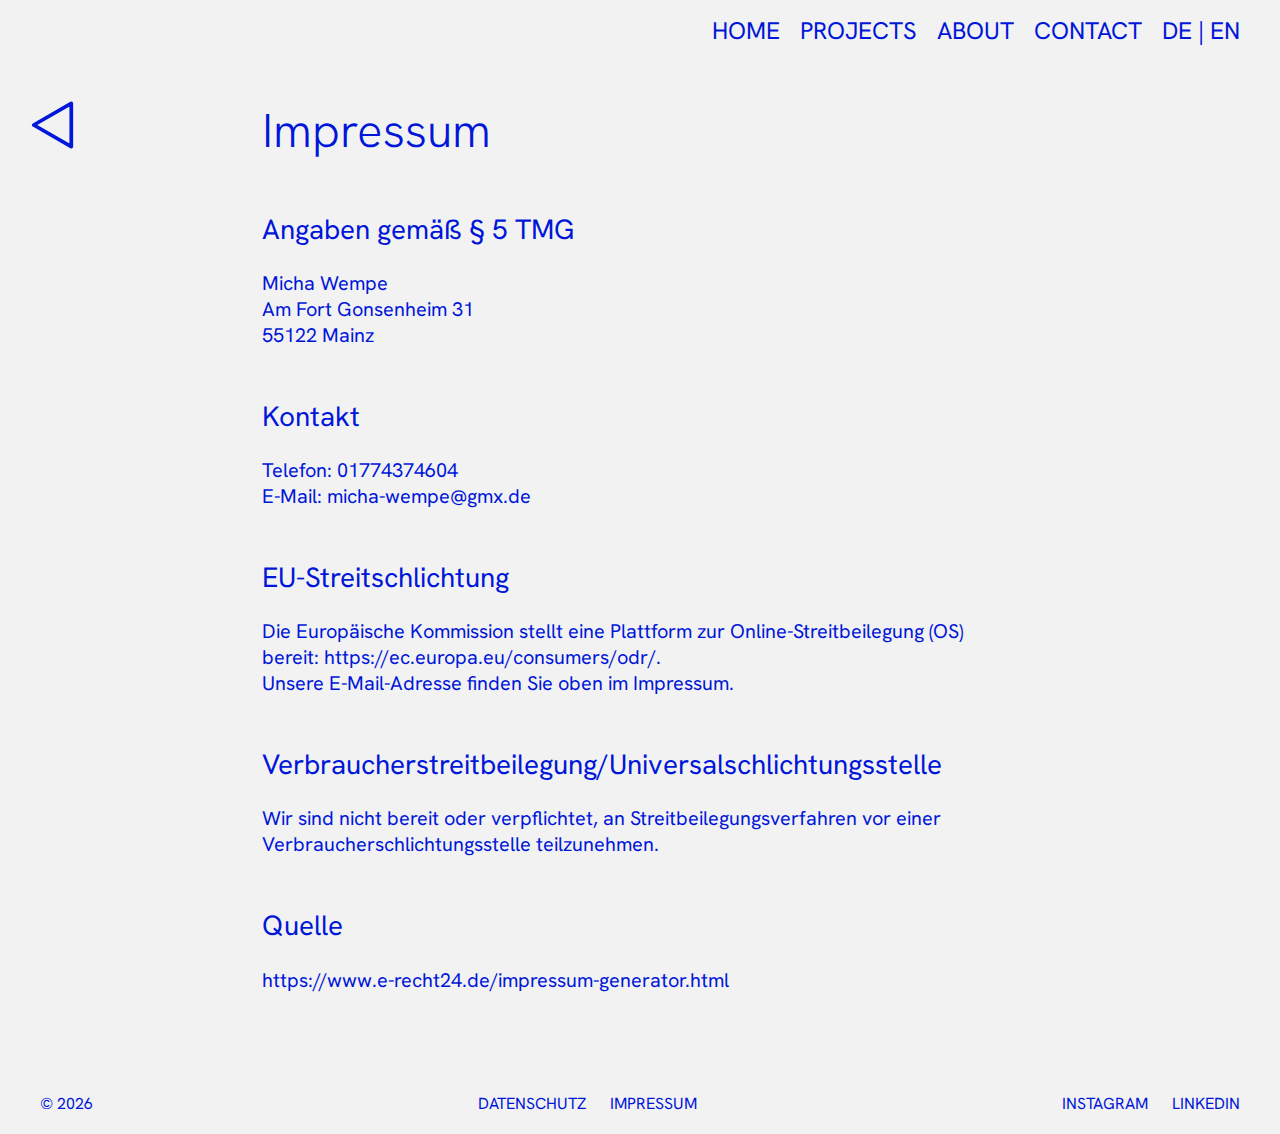
<file: imprint.html>
<!DOCTYPE html>
<html lang="de">
  <head>
    <title>Micha Wempe</title>
    <link rel="icon" href="images/Favicon_Portfolio.svg" type="image/svg+xml" />

    <meta http-equiv="content-type" content="text/html; charset=utf-8" />
    <meta name="viewport" content="width=device-width,initial-scale=1" />

    <link rel="stylesheet" href="style.css" type="text/css" />
    <style>
        @import url('https://fonts.googleapis.com/css2?family=Hanken+Grotesk:wght@300;400&display=swap');
        </style>
  </head>

  <body>
    <div id="nav">
      <a href="index.html#homeContainer">Home</a>
      <a href="index.html#projectsContainer">Projects</a>
      <a href="index.html#aboutContainerCenter">About</a>
      <a href="index.html#contactContainer">Contact</a>
      <a href="#">de | en</a>
    </div>
    
    <a href="index.html"><img src="images/back.svg" class="back" /></a>

    <div class="centerVer centerHor">
      <div class="privImpContainer">
        <h1>Impressum</h1>

        <h2>Angaben gem&auml;&szlig; &sect; 5 TMG</h2>
        <p>
          Micha Wempe<br />
          Am Fort Gonsenheim 31<br />
          55122 Mainz
        </p>

        <h2>Kontakt</h2>
        <p>
          Telefon: 01774374604<br />
          E-Mail: micha-wempe@gmx.de
        </p>

        <h2>EU-Streitschlichtung</h2>
        <p>
          Die Europ&auml;ische Kommission stellt eine Plattform zur Online-Streitbeilegung (OS) bereit:
          https://ec.europa.eu/consumers/odr/.<br />
          Unsere E-Mail-Adresse finden Sie oben im Impressum.
        </p>

        <h2>Verbraucher&shy;streit&shy;beilegung/Universal&shy;schlichtungs&shy;stelle</h2>
        <p>Wir sind nicht bereit oder verpflichtet, an Streitbeilegungsverfahren vor einer Verbraucherschlichtungsstelle teilzunehmen.</p>

        <h2>Quelle</h2>
        <p>
            https://www.e-recht24.de/impressum-generator.html
        </p>
      </div>
    </div>
    <div id="footer">
      <a
        >&copy;
        <script>
          document.write(new Date().getFullYear());
        </script>
      </a>

      <div>
        <a>Datenschutz</a>
        <a>Impressum</a>
      </div>

      <div>
        <a>Instagram</a>
        <a>LinkedIn</a>
      </div>
    </div>
  </body>
</html>
</file>
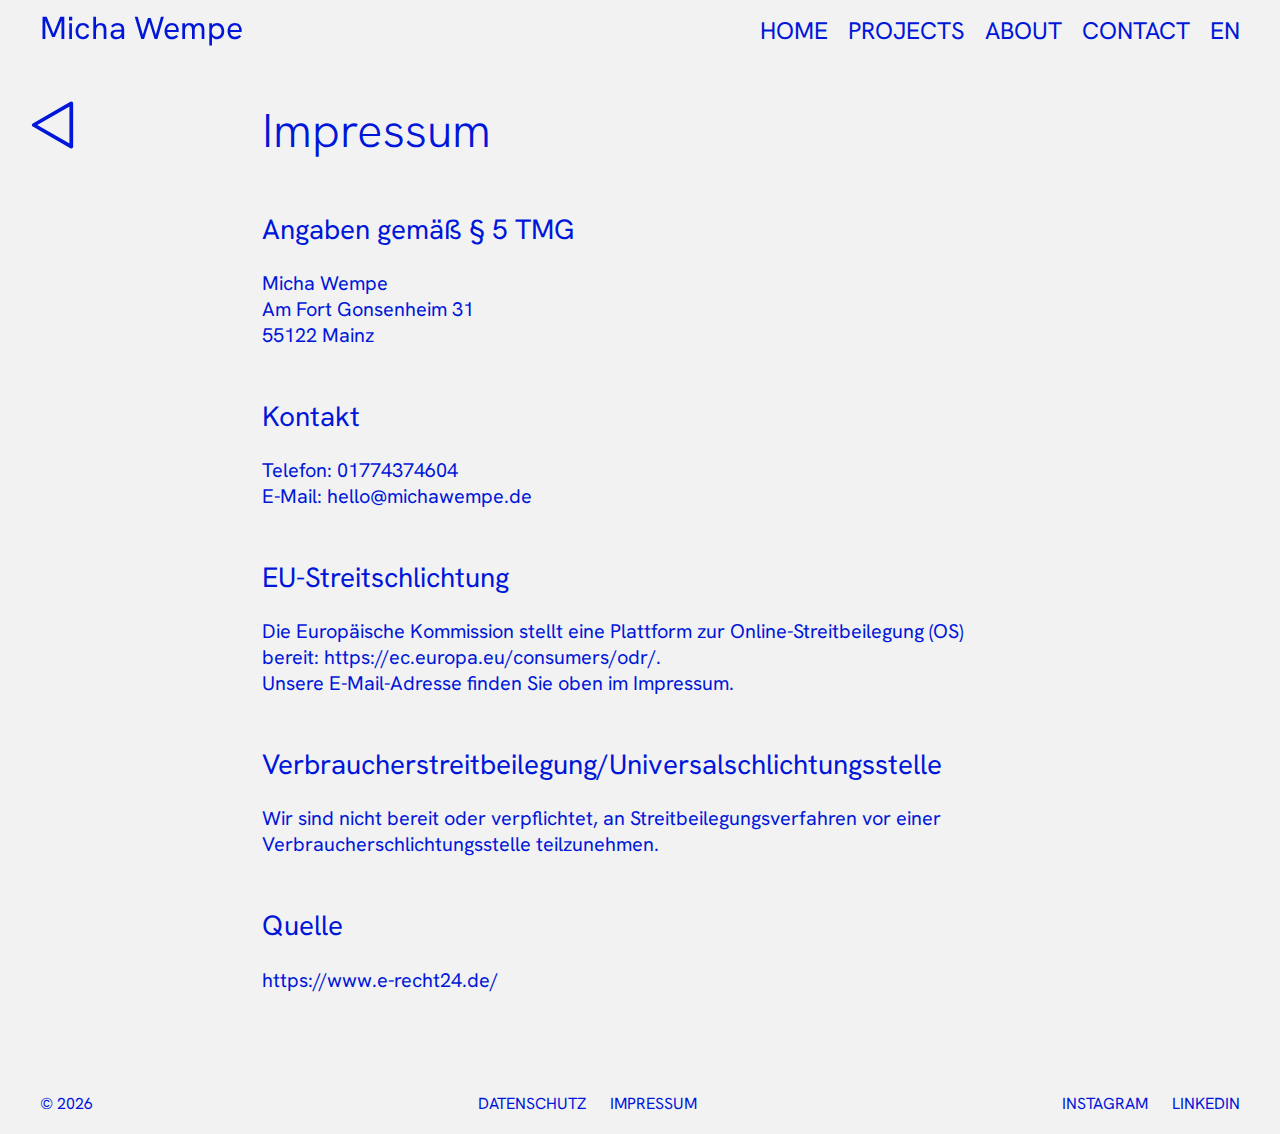
<file: imprint_de.html>
<!DOCTYPE html>
<html lang="de">
  <head>
    <title>Micha Wempe</title>
    <link rel="icon" href="images/Favicon_Portfolio.svg" type="image/svg+xml" />

    <meta http-equiv="content-type" content="text/html; charset=utf-8" />
    <meta name="viewport" content="width=device-width,initial-scale=1" />

    <link rel="stylesheet" href="style.css" type="text/css" />
    <style>
        @import url('https://fonts.googleapis.com/css2?family=Hanken+Grotesk:wght@300;400&display=swap');
        </style>
  </head>

  <body>
    <div id="nav">
      <a id="logo" href="index_de.html#homeContainer">Micha Wempe</a>
      <a href="index_de.html#homeContainer">Home</a>
      <a href="index_de.html#projectsContainer">Projects</a>
      <a href="index_de.html#aboutContainerCenter">About</a>
      <a href="index_de.html#contactContainer">Contact</a>
      <a onclick="changeLanguage('imprint_', 'en')" id="languageButton">en</a>
    </div>
    
    <a href="index_de.html"><img src="images/back.svg" class="back" /></a>

    <div class="centerVer centerHor">
      <div class="privImpContainer">
        <h1>Impressum</h1>

        <h2>Angaben gem&auml;&szlig; &sect; 5 TMG</h2>
        <p>
          Micha Wempe<br />
          Am Fort Gonsenheim 31<br />
          55122 Mainz
        </p>

        <h2>Kontakt</h2>
        <p>
          Telefon: 01774374604<br />
          E-Mail: hello@michawempe.de
        </p>

        <h2>EU-Streitschlichtung</h2>
        <p>
          Die Europ&auml;ische Kommission stellt eine Plattform zur Online-Streitbeilegung (OS) bereit:
          https://ec.europa.eu/consumers/odr/.<br />
          Unsere E-Mail-Adresse finden Sie oben im Impressum.
        </p>

        <h2>Verbraucher&shy;streit&shy;beilegung/Universal&shy;schlichtungs&shy;stelle</h2>
        <p>Wir sind nicht bereit oder verpflichtet, an Streitbeilegungsverfahren vor einer Verbraucherschlichtungsstelle teilzunehmen.</p>

        <h2>Quelle</h2>
        <p>
            https://www.e-recht24.de/
        </p>
      </div>
    </div>
    <div id="footer">
      <a
        >&copy;
        <script>
          document.write(new Date().getFullYear());
        </script>
      </a>

      <div>
        <a href="privacy_de.html">Datenschutz</a>
        <a href="imprint_de.html">Impressum</a>
      </div>

      <div>
        <a>Instagram</a>
        <a>LinkedIn</a>
      </div>
    </div>
  </body>
  <script src="changeLang.js"></script>
</html>
</file>
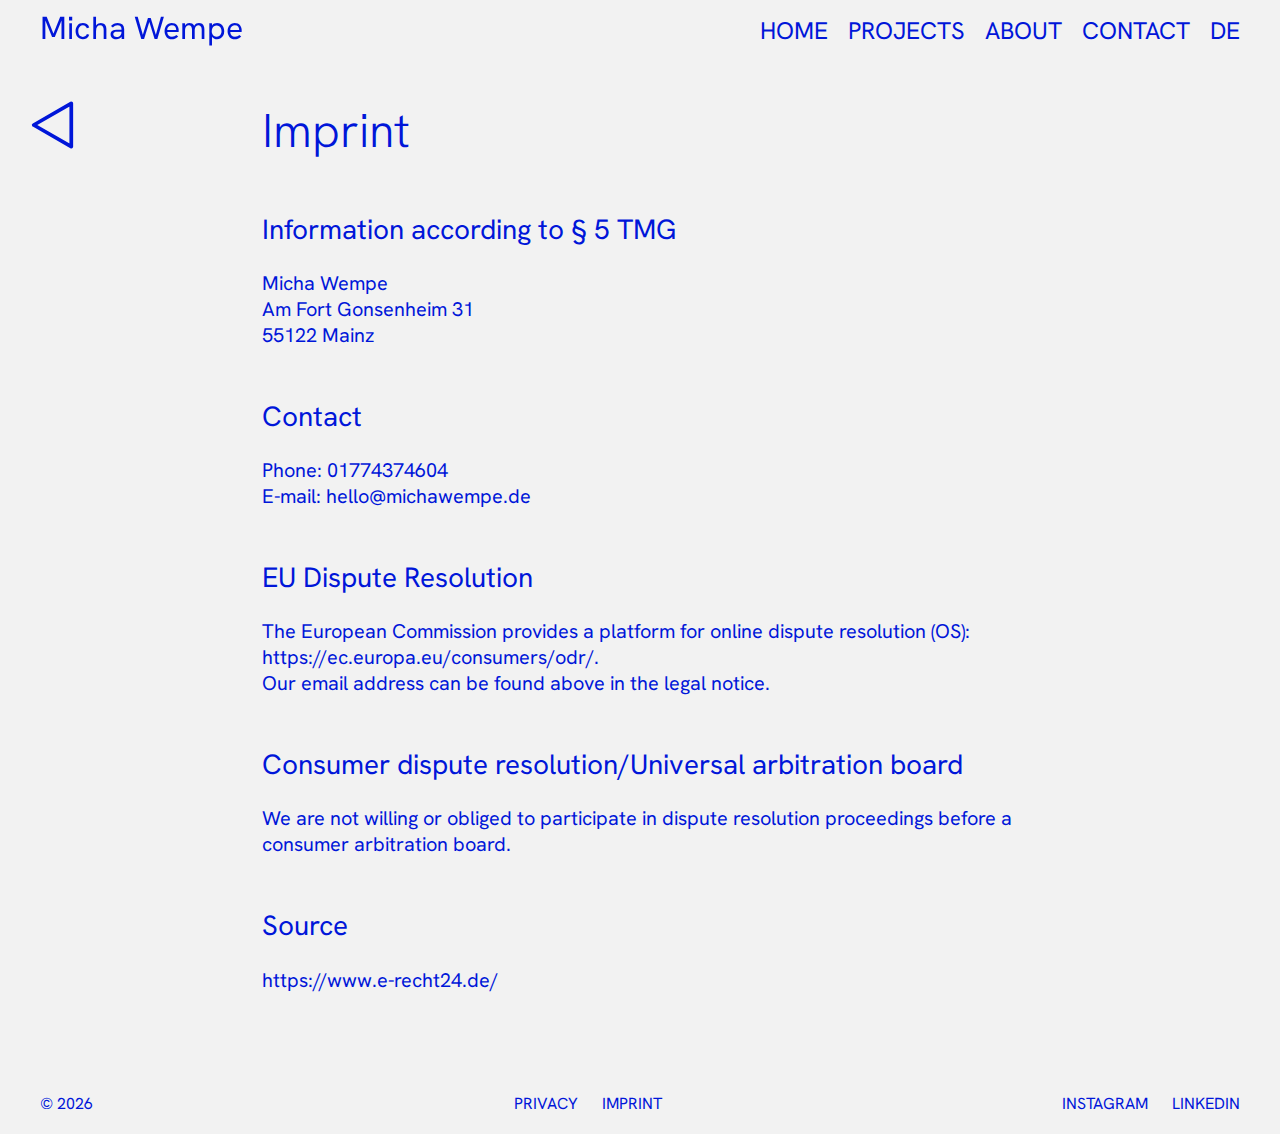
<file: imprint_en.html>
<!DOCTYPE html>
<html lang="de">
  <head>
    <title>Micha Wempe</title>
    <link rel="icon" href="images/Favicon_Portfolio.svg" type="image/svg+xml" />

    <meta http-equiv="content-type" content="text/html; charset=utf-8" />
    <meta name="viewport" content="width=device-width,initial-scale=1" />

    <link rel="stylesheet" href="style.css" type="text/css" />
    <style>
        @import url('https://fonts.googleapis.com/css2?family=Hanken+Grotesk:wght@300;400&display=swap');
        </style>
  </head>

  <body>
    <div id="nav">
      <a id="logo" href="index_en.html#homeContainer">Micha Wempe</a>
      <a href="index_en.html#homeContainer">Home</a>
      <a href="index_en.html#projectsContainer">Projects</a>
      <a href="index_en.html#aboutContainerCenter">About</a>
      <a href="index_en.html#contactContainer">Contact</a>
      <a onclick="changeLanguage('imprint_', 'de')" id="languageButton">de</a>
    </div>
    
    <a href="index_en.html"><img src="images/back.svg" class="back" /></a>

    <div class="centerVer centerHor">
      <div class="privImpContainer">
        <h1>Imprint</h1>

        <h2>Information according to &sect; 5 TMG</h2>
        <p>
          Micha Wempe<br />
          Am Fort Gonsenheim 31<br />
          55122 Mainz
        </p>

        <h2>Contact</h2>
        <p>
          Phone: 01774374604<br />
          E-mail: hello@michawempe.de
        </p>

        <h2>EU Dispute Resolution</h2>
        <p>
          The European Commission provides a platform for online dispute resolution (OS):
          https://ec.europa.eu/consumers/odr/.<br />
          Our email address can be found above in the legal notice.
        </p>

        <h2>Consumer dispute resolution/Universal arbitration board</h2>
        <p>We are not willing or obliged to participate in dispute resolution proceedings before a consumer arbitration board.</p>

        <h2>Source</h2>
        <p>
            https://www.e-recht24.de/
        </p>
      </div>
    </div>
    <div id="footer">
      <a
        >&copy;
        <script>
          document.write(new Date().getFullYear());
        </script>
      </a>

      <div>
        <a href="privacy_en.html">Privacy</a>
        <a href="imprint_en.html">Imprint</a>
      </div>

      <div>
        <a>Instagram</a>
        <a>LinkedIn</a>
      </div>
    </div>
  </body>
  <script src="changeLang.js"></script>
</html>
</file>
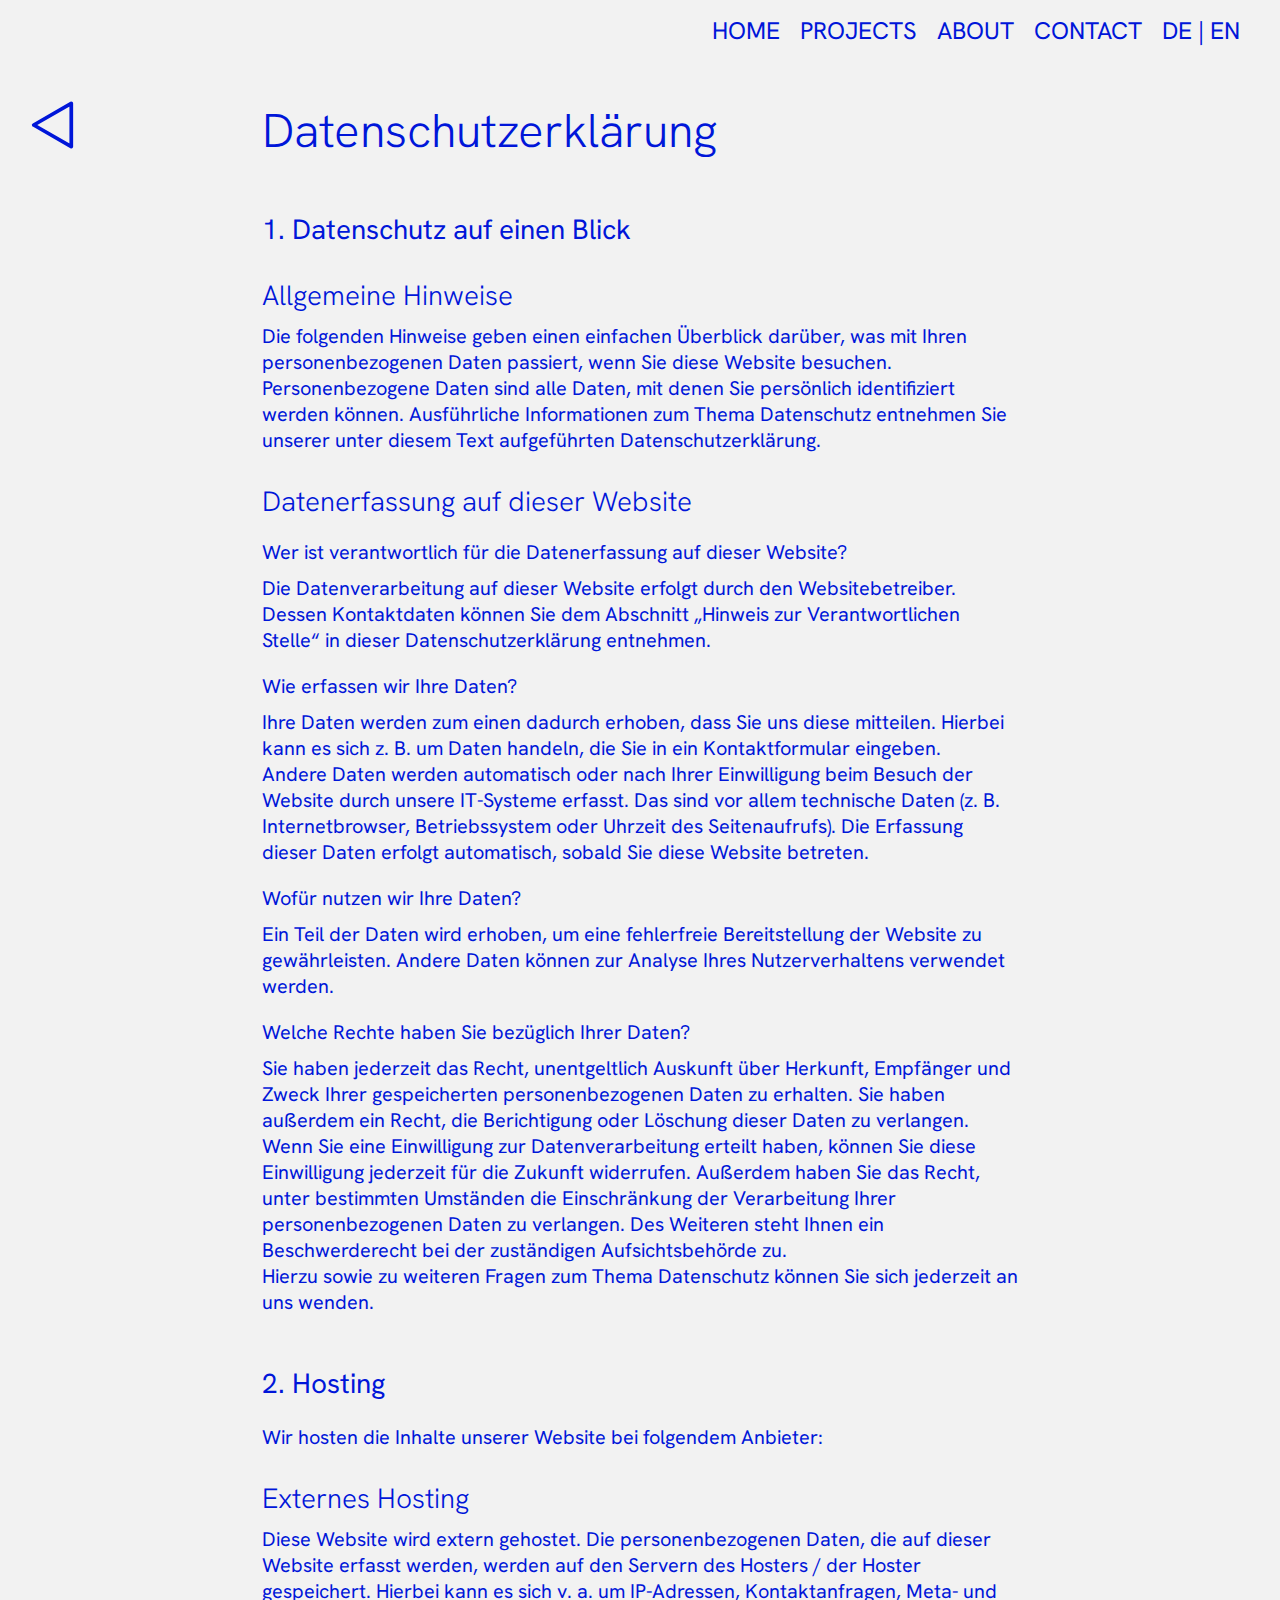
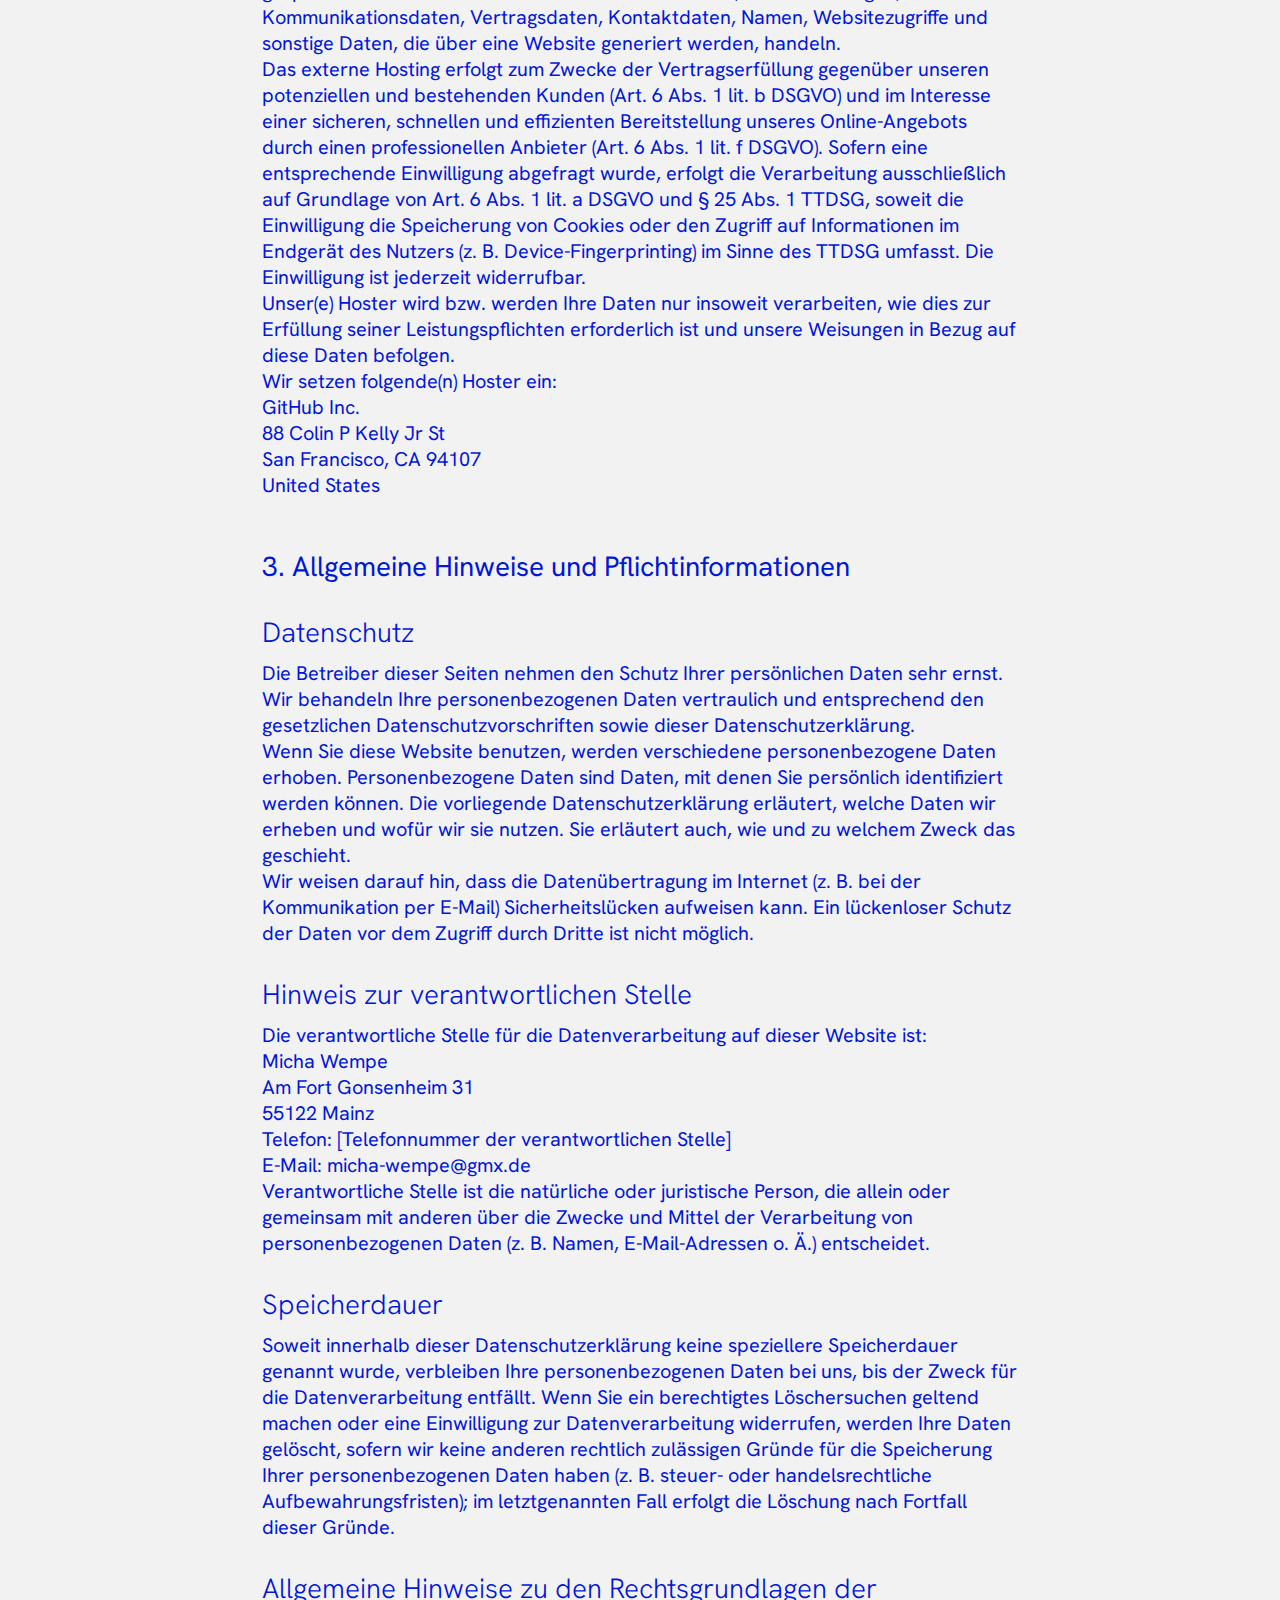
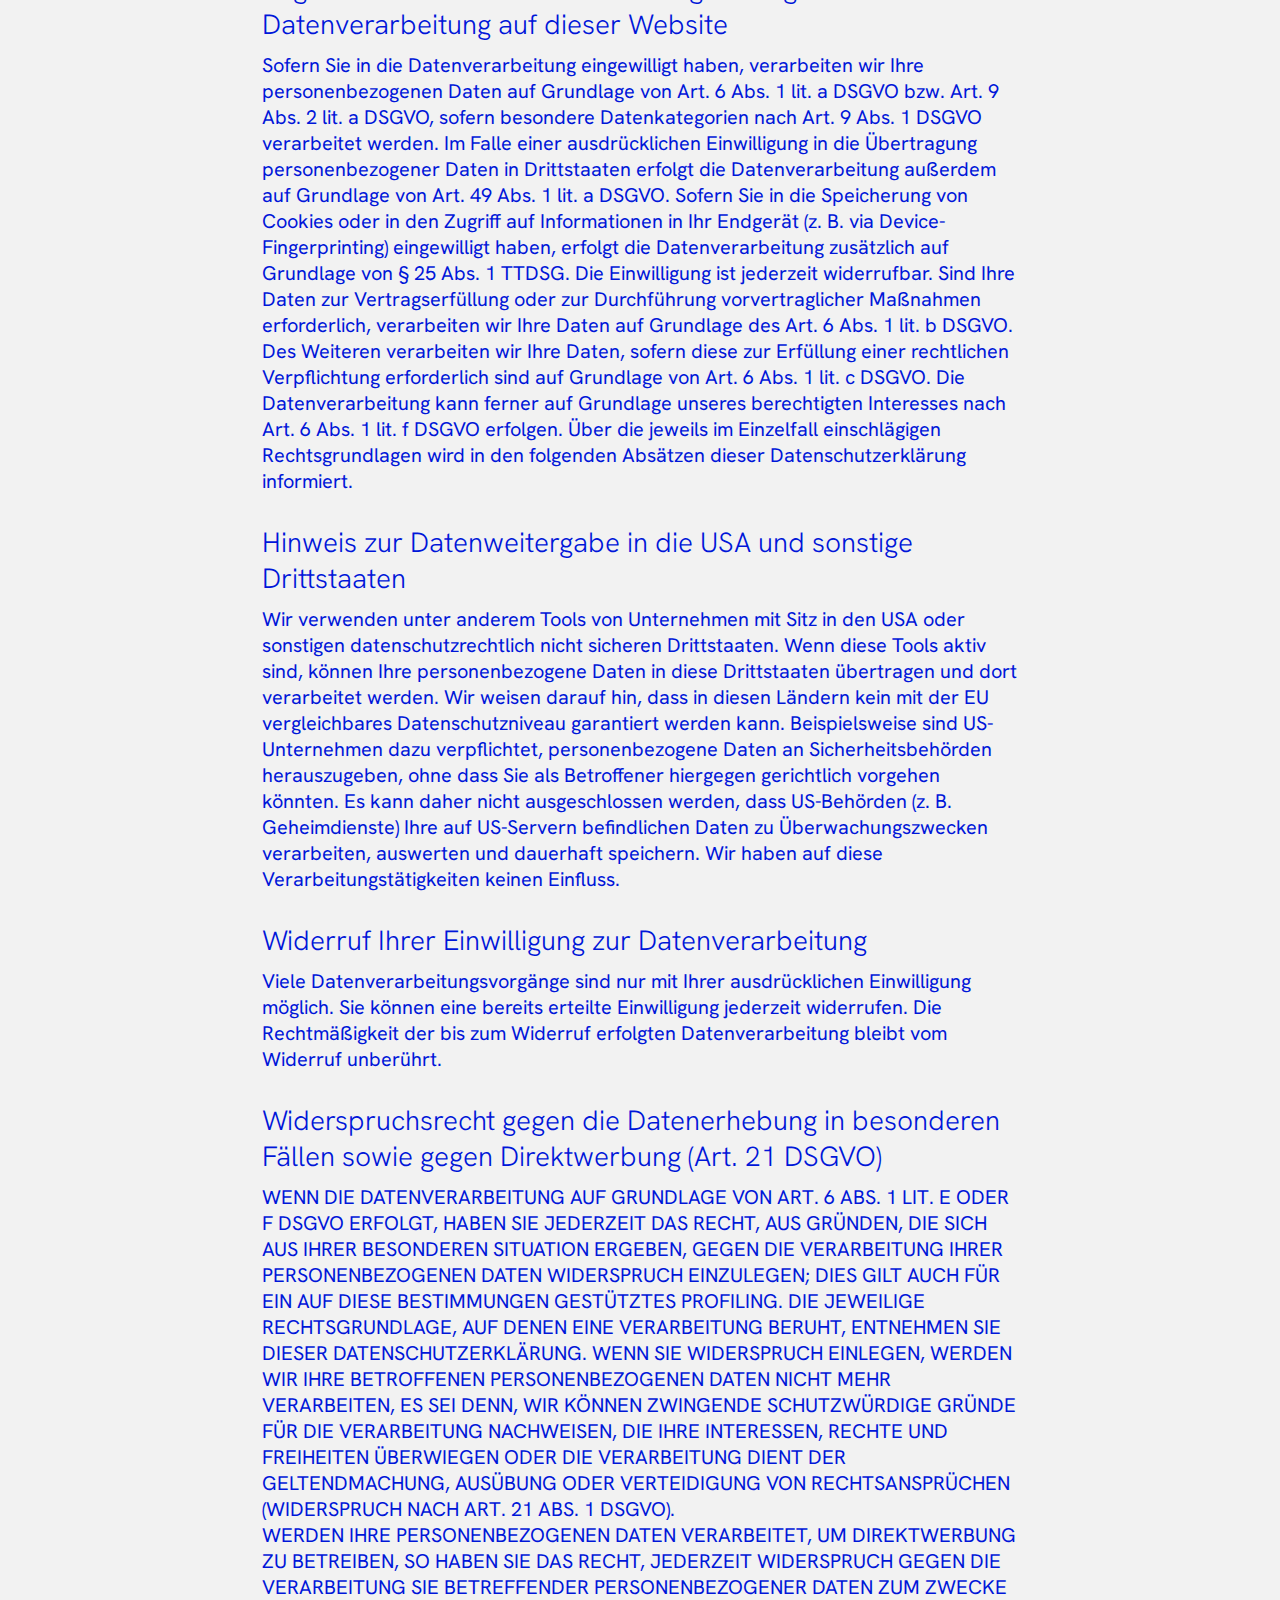
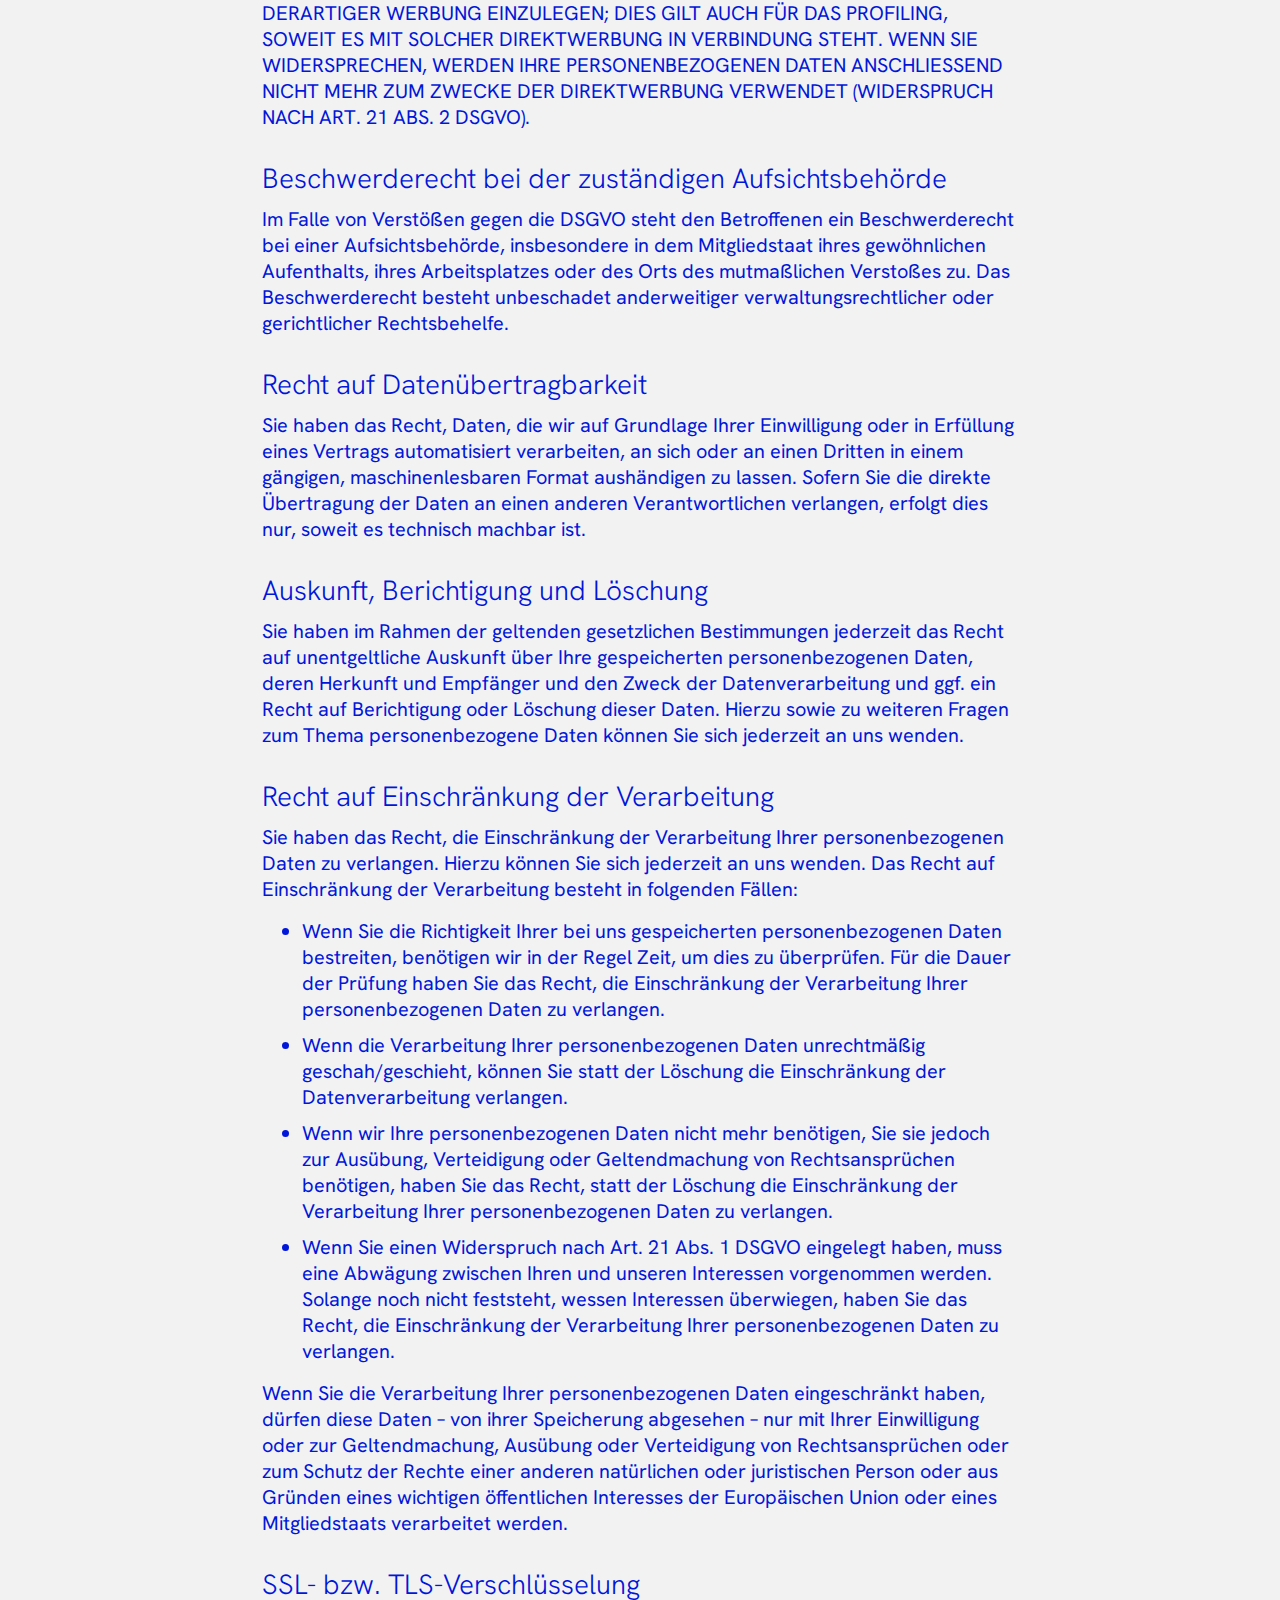
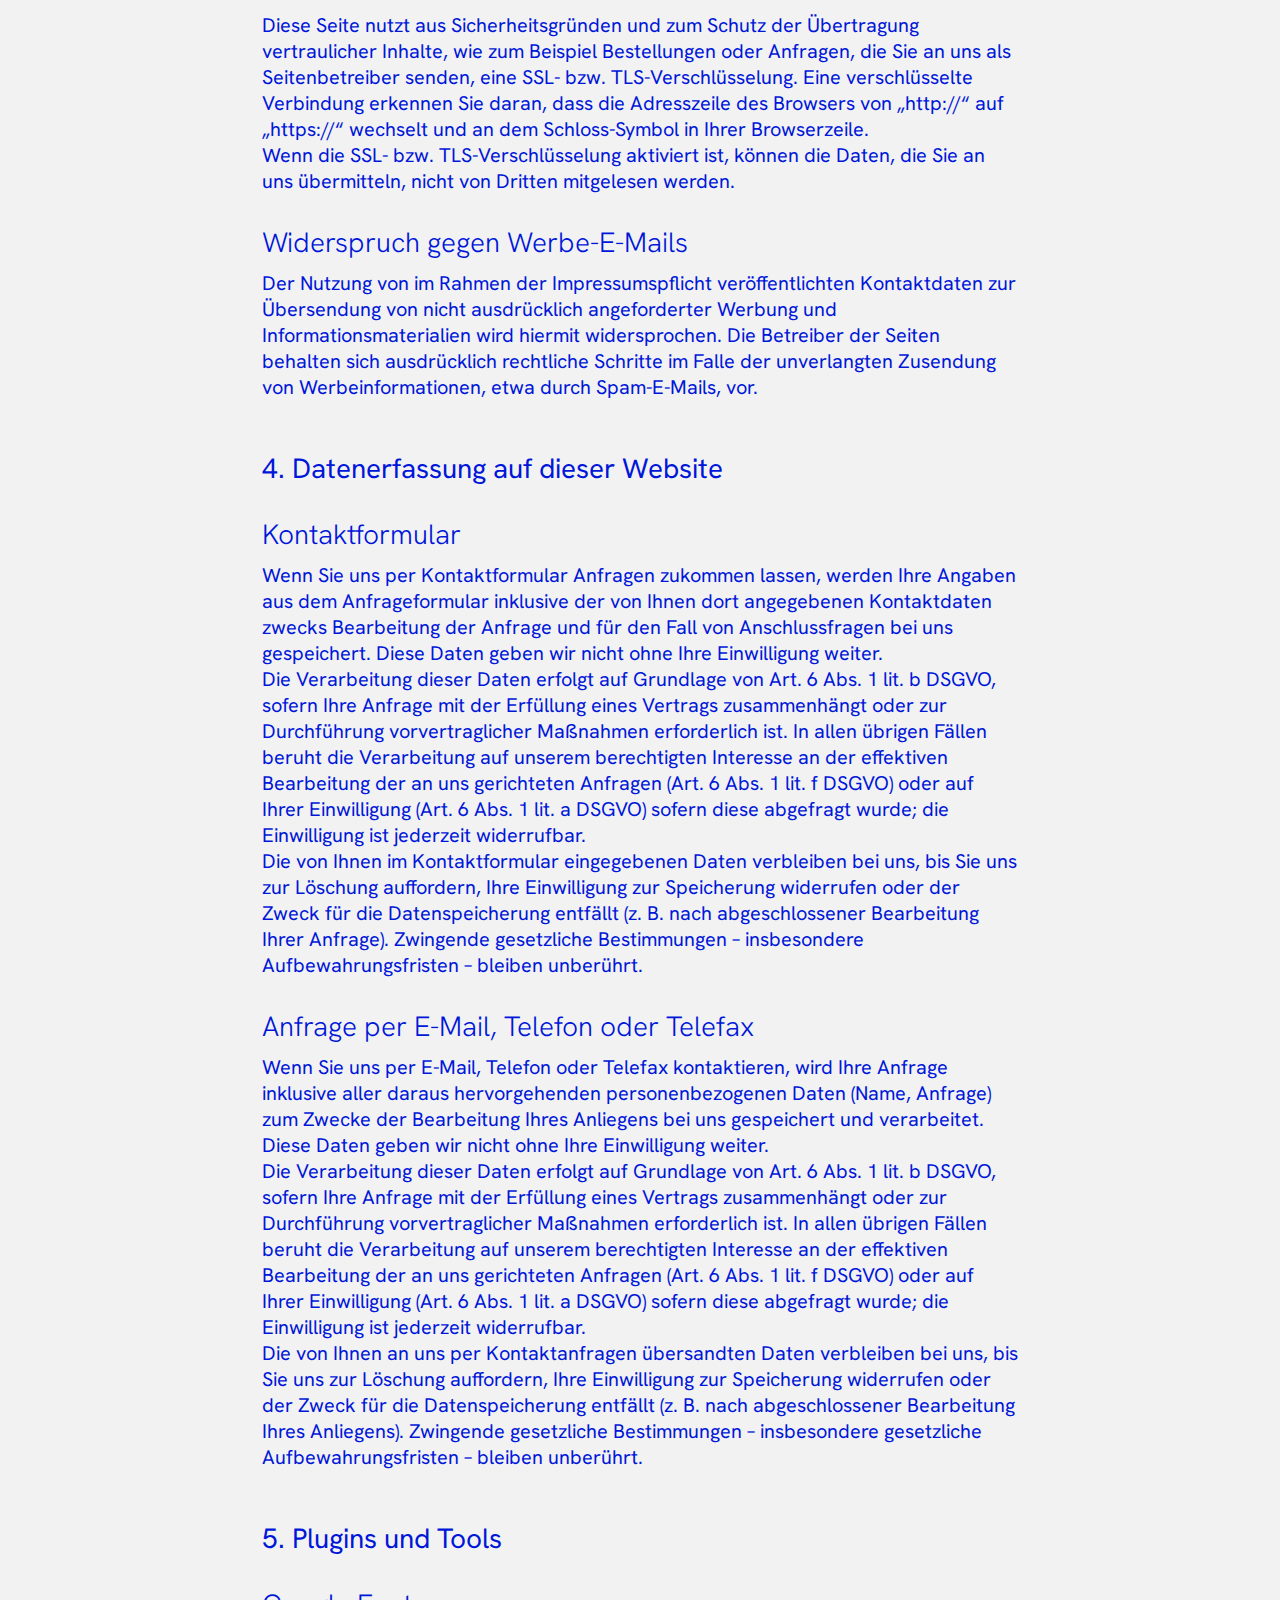
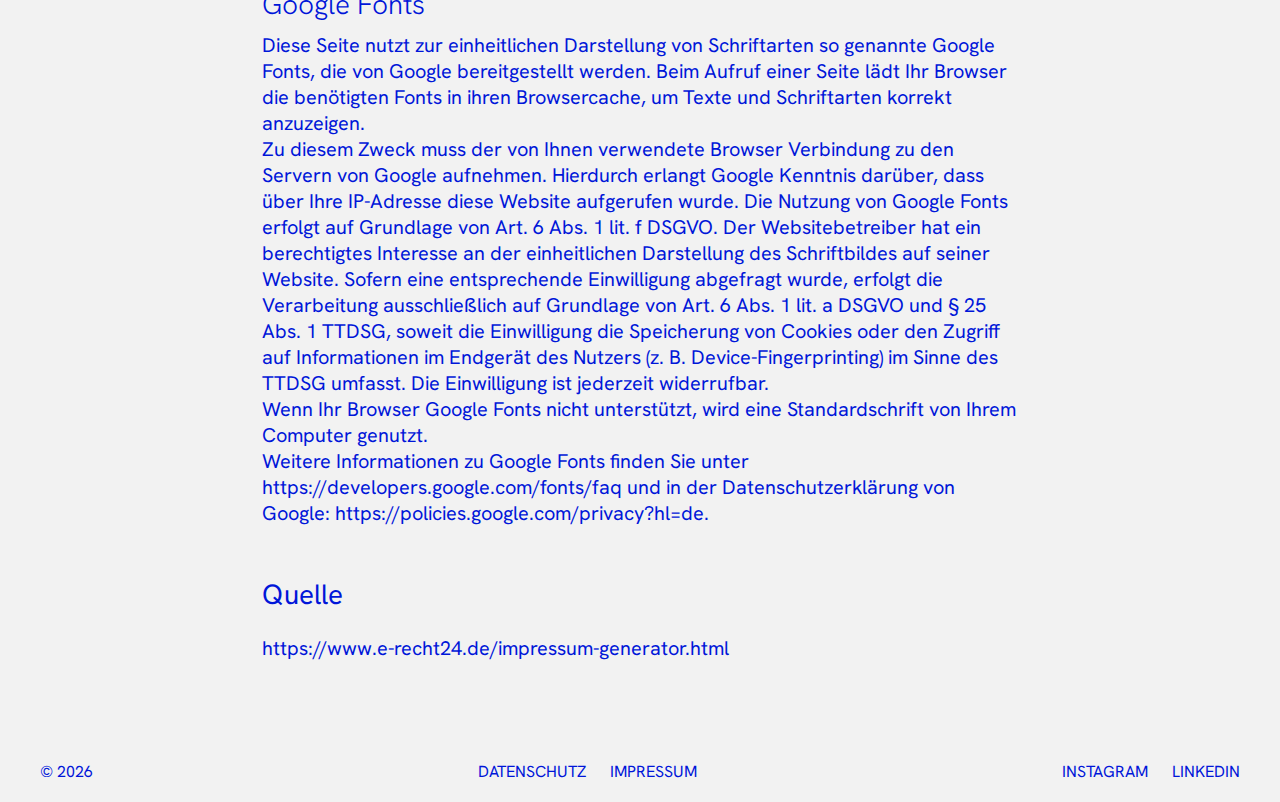
<file: privacy.html>
<!DOCTYPE html>
<html lang="de">
  <head>
    <title>Micha Wempe</title>
    <link rel="icon" href="images/Favicon_Portfolio.svg" type="image/svg+xml" />

    <meta http-equiv="content-type" content="text/html; charset=utf-8" />
    <meta name="viewport" content="width=device-width,initial-scale=1" />

    <link rel="stylesheet" href="style.css" type="text/css" />
    <style>
      @import url("https://fonts.googleapis.com/css2?family=Hanken+Grotesk:wght@300;400&display=swap");
    </style>
  </head>

  <body>
    <div id="nav">
      <a href="index.html#homeContainer">Home</a>
      <a href="index.html#projectsContainer">Projects</a>
      <a href="index.html#aboutContainerCenter">About</a>
      <a href="index.html#contactContainer">Contact</a>
      <a href="#">de | en</a>
    </div>

    <a href="index.html"><img src="images/back.svg" class="back" /></a>

    <div class="centerVer centerHor">
      <div class="privImpContainer">
        <h1>Datenschutz&shy;erkl&auml;rung</h1>
        <h2>1. Datenschutz auf einen Blick</h2>
        <p class="privacyH3">Allgemeine Hinweise</p class="privacyH3">
        <p>
          Die folgenden Hinweise geben einen einfachen &Uuml;berblick dar&uuml;ber, was mit Ihren personenbezogenen Daten passiert, wenn Sie diese Website besuchen. Personenbezogene Daten sind alle
          Daten, mit denen Sie pers&ouml;nlich identifiziert werden k&ouml;nnen. Ausf&uuml;hrliche Informationen zum Thema Datenschutz entnehmen Sie unserer unter diesem Text aufgef&uuml;hrten
          Datenschutzerkl&auml;rung.
        </p>
        <p class="privacyH3">Datenerfassung auf dieser Website</p class="privacyH3">
        <p class="privacyH4">Wer ist verantwortlich f&uuml;r die Datenerfassung auf dieser Website?</p class="privacyH4">
        <p>
          Die Datenverarbeitung auf dieser Website erfolgt durch den Websitebetreiber. Dessen Kontaktdaten k&ouml;nnen Sie dem Abschnitt &bdquo;Hinweis zur Verantwortlichen Stelle&ldquo; in dieser
          Datenschutzerkl&auml;rung entnehmen.
        </p>
        <p class="privacyH4">Wie erfassen wir Ihre Daten?</p class="privacyH4">
        <p>Ihre Daten werden zum einen dadurch erhoben, dass Sie uns diese mitteilen. Hierbei kann es sich z.&nbsp;B. um Daten handeln, die Sie in ein Kontaktformular eingeben.</p>
        <p>
          Andere Daten werden automatisch oder nach Ihrer Einwilligung beim Besuch der Website durch unsere IT-Systeme erfasst. Das sind vor allem technische Daten (z.&nbsp;B. Internetbrowser,
          Betriebssystem oder Uhrzeit des Seitenaufrufs). Die Erfassung dieser Daten erfolgt automatisch, sobald Sie diese Website betreten.
        </p>
        <p class="privacyH4">Wof&uuml;r nutzen wir Ihre Daten?</p class="privacyH4">
        <p>Ein Teil der Daten wird erhoben, um eine fehlerfreie Bereitstellung der Website zu gew&auml;hrleisten. Andere Daten k&ouml;nnen zur Analyse Ihres Nutzerverhaltens verwendet werden.</p>
        <p class="privacyH4">Welche Rechte haben Sie bez&uuml;glich Ihrer Daten?</p class="privacyH4">
        <p>
          Sie haben jederzeit das Recht, unentgeltlich Auskunft &uuml;ber Herkunft, Empf&auml;nger und Zweck Ihrer gespeicherten personenbezogenen Daten zu erhalten. Sie haben au&szlig;erdem ein
          Recht, die Berichtigung oder L&ouml;schung dieser Daten zu verlangen. Wenn Sie eine Einwilligung zur Datenverarbeitung erteilt haben, k&ouml;nnen Sie diese Einwilligung jederzeit f&uuml;r
          die Zukunft widerrufen. Au&szlig;erdem haben Sie das Recht, unter bestimmten Umst&auml;nden die Einschr&auml;nkung der Verarbeitung Ihrer personenbezogenen Daten zu verlangen. Des Weiteren
          steht Ihnen ein Beschwerderecht bei der zust&auml;ndigen Aufsichtsbeh&ouml;rde zu.
        </p>
        <p>Hierzu sowie zu weiteren Fragen zum Thema Datenschutz k&ouml;nnen Sie sich jederzeit an uns wenden.</p>
        <h2>2. Hosting</h2>
        <p>Wir hosten die Inhalte unserer Website bei folgendem Anbieter:</p>
        <p class="privacyH3">Externes Hosting</p class="privacyH3">
        <p>
          Diese Website wird extern gehostet. Die personenbezogenen Daten, die auf dieser Website erfasst werden, werden auf den Servern des Hosters / der Hoster gespeichert. Hierbei kann es sich
          v.&nbsp;a. um IP-Adressen, Kontaktanfragen, Meta- und Kommunikationsdaten, Vertragsdaten, Kontaktdaten, Namen, Websitezugriffe und sonstige Daten, die &uuml;ber eine Website generiert
          werden, handeln.
        </p>
        <p>
          Das externe Hosting erfolgt zum Zwecke der Vertragserf&uuml;llung gegen&uuml;ber unseren potenziellen und bestehenden Kunden (Art. 6 Abs. 1 lit. b DSGVO) und im Interesse einer sicheren,
          schnellen und effizienten Bereitstellung unseres Online-Angebots durch einen professionellen Anbieter (Art. 6 Abs. 1 lit. f DSGVO). Sofern eine entsprechende Einwilligung abgefragt wurde,
          erfolgt die Verarbeitung ausschlie&szlig;lich auf Grundlage von Art. 6 Abs. 1 lit. a DSGVO und &sect; 25 Abs. 1 TTDSG, soweit die Einwilligung die Speicherung von Cookies oder den Zugriff
          auf Informationen im Endger&auml;t des Nutzers (z.&nbsp;B. Device-Fingerprinting) im Sinne des TTDSG umfasst. Die Einwilligung ist jederzeit widerrufbar.
        </p>
        <p>
          Unser(e) Hoster wird bzw. werden Ihre Daten nur insoweit verarbeiten, wie dies zur Erf&uuml;llung seiner Leistungspflichten erforderlich ist und unsere Weisungen in Bezug auf diese Daten
          befolgen.
        </p>
        <p>Wir setzen folgende(n) Hoster ein:</p>
        <p>
          GitHub Inc.<br />
          88 Colin P Kelly Jr St<br />
          San Francisco, CA 94107<br />
          United States
        </p>
        <h2>3. Allgemeine Hinweise und Pflicht&shy;informationen</h2>
        <p class="privacyH3">Datenschutz</p class="privacyH3">
        <p>
          Die Betreiber dieser Seiten nehmen den Schutz Ihrer pers&ouml;nlichen Daten sehr ernst. Wir behandeln Ihre personenbezogenen Daten vertraulich und entsprechend den gesetzlichen
          Datenschutzvorschriften sowie dieser Datenschutzerkl&auml;rung.
        </p>
        <p>
          Wenn Sie diese Website benutzen, werden verschiedene personenbezogene Daten erhoben. Personenbezogene Daten sind Daten, mit denen Sie pers&ouml;nlich identifiziert werden k&ouml;nnen. Die
          vorliegende Datenschutzerkl&auml;rung erl&auml;utert, welche Daten wir erheben und wof&uuml;r wir sie nutzen. Sie erl&auml;utert auch, wie und zu welchem Zweck das geschieht.
        </p>
        <p>
          Wir weisen darauf hin, dass die Daten&uuml;bertragung im Internet (z.&nbsp;B. bei der Kommunikation per E-Mail) Sicherheitsl&uuml;cken aufweisen kann. Ein l&uuml;ckenloser Schutz der Daten
          vor dem Zugriff durch Dritte ist nicht m&ouml;glich.
        </p>
        <p class="privacyH3">Hinweis zur verantwortlichen Stelle</p class="privacyH3">
        <p>Die verantwortliche Stelle f&uuml;r die Datenverarbeitung auf dieser Website ist:</p>
        <p>
          Micha Wempe<br />
          Am Fort Gonsenheim 31<br />
          55122 Mainz
        </p>

        <p>
          Telefon: &#91;Telefonnummer der verantwortlichen Stelle&#93;<br />
          E-Mail: micha-wempe@gmx.de
        </p>
        <p>
          Verantwortliche Stelle ist die nat&uuml;rliche oder juristische Person, die allein oder gemeinsam mit anderen &uuml;ber die Zwecke und Mittel der Verarbeitung von personenbezogenen Daten
          (z.&nbsp;B. Namen, E-Mail-Adressen o. &Auml;.) entscheidet.
        </p>

        <p class="privacyH3">Speicherdauer</p class="privacyH3">
        <p>
          Soweit innerhalb dieser Datenschutzerkl&auml;rung keine speziellere Speicherdauer genannt wurde, verbleiben Ihre personenbezogenen Daten bei uns, bis der Zweck f&uuml;r die Datenverarbeitung
          entf&auml;llt. Wenn Sie ein berechtigtes L&ouml;schersuchen geltend machen oder eine Einwilligung zur Datenverarbeitung widerrufen, werden Ihre Daten gel&ouml;scht, sofern wir keine anderen
          rechtlich zul&auml;ssigen Gr&uuml;nde f&uuml;r die Speicherung Ihrer personenbezogenen Daten haben (z.&nbsp;B. steuer- oder handelsrechtliche Aufbewahrungsfristen); im letztgenannten Fall
          erfolgt die L&ouml;schung nach Fortfall dieser Gr&uuml;nde.
        </p>
        <p class="privacyH3">Allgemeine Hinweise zu den Rechtsgrundlagen der Datenverarbeitung auf dieser Website</p class="privacyH3">
        <p>
          Sofern Sie in die Datenverarbeitung eingewilligt haben, verarbeiten wir Ihre personenbezogenen Daten auf Grundlage von Art. 6 Abs. 1 lit. a DSGVO bzw. Art. 9 Abs. 2 lit. a DSGVO, sofern
          besondere Datenkategorien nach Art. 9 Abs. 1 DSGVO verarbeitet werden. Im Falle einer ausdr&uuml;cklichen Einwilligung in die &Uuml;bertragung personenbezogener Daten in Drittstaaten erfolgt
          die Datenverarbeitung au&szlig;erdem auf Grundlage von Art. 49 Abs. 1 lit. a DSGVO. Sofern Sie in die Speicherung von Cookies oder in den Zugriff auf Informationen in Ihr Endger&auml;t
          (z.&nbsp;B. via Device-Fingerprinting) eingewilligt haben, erfolgt die Datenverarbeitung zus&auml;tzlich auf Grundlage von &sect; 25 Abs. 1 TTDSG. Die Einwilligung ist jederzeit widerrufbar.
          Sind Ihre Daten zur Vertragserf&uuml;llung oder zur Durchf&uuml;hrung vorvertraglicher Ma&szlig;nahmen erforderlich, verarbeiten wir Ihre Daten auf Grundlage des Art. 6 Abs. 1 lit. b DSGVO.
          Des Weiteren verarbeiten wir Ihre Daten, sofern diese zur Erf&uuml;llung einer rechtlichen Verpflichtung erforderlich sind auf Grundlage von Art. 6 Abs. 1 lit. c DSGVO. Die Datenverarbeitung
          kann ferner auf Grundlage unseres berechtigten Interesses nach Art. 6 Abs. 1 lit. f DSGVO erfolgen. &Uuml;ber die jeweils im Einzelfall einschl&auml;gigen Rechtsgrundlagen wird in den
          folgenden Abs&auml;tzen dieser Datenschutzerkl&auml;rung informiert.
        </p>
        <p class="privacyH3">Hinweis zur Datenweitergabe in die USA und sonstige Drittstaaten</p class="privacyH3">
        <p>
          Wir verwenden unter anderem Tools von Unternehmen mit Sitz in den USA oder sonstigen datenschutzrechtlich nicht sicheren Drittstaaten. Wenn diese Tools aktiv sind, k&ouml;nnen Ihre
          personenbezogene Daten in diese Drittstaaten &uuml;bertragen und dort verarbeitet werden. Wir weisen darauf hin, dass in diesen L&auml;ndern kein mit der EU vergleichbares Datenschutzniveau
          garantiert werden kann. Beispielsweise sind US-Unternehmen dazu verpflichtet, personenbezogene Daten an Sicherheitsbeh&ouml;rden herauszugeben, ohne dass Sie als Betroffener hiergegen
          gerichtlich vorgehen k&ouml;nnten. Es kann daher nicht ausgeschlossen werden, dass US-Beh&ouml;rden (z.&nbsp;B. Geheimdienste) Ihre auf US-Servern befindlichen Daten zu
          &Uuml;berwachungszwecken verarbeiten, auswerten und dauerhaft speichern. Wir haben auf diese Verarbeitungst&auml;tigkeiten keinen Einfluss.
        </p>
        <p class="privacyH3">Widerruf Ihrer Einwilligung zur Datenverarbeitung</p class="privacyH3">
        <p>
          Viele Datenverarbeitungsvorg&auml;nge sind nur mit Ihrer ausdr&uuml;cklichen Einwilligung m&ouml;glich. Sie k&ouml;nnen eine bereits erteilte Einwilligung jederzeit widerrufen. Die
          Rechtm&auml;&szlig;igkeit der bis zum Widerruf erfolgten Datenverarbeitung bleibt vom Widerruf unber&uuml;hrt.
        </p>
        <p class="privacyH3">Widerspruchsrecht gegen die Datenerhebung in besonderen F&auml;llen sowie gegen Direktwerbung (Art. 21 DSGVO)</p class="privacyH3">
        <p>
          WENN DIE DATENVERARBEITUNG AUF GRUNDLAGE VON ART. 6 ABS. 1 LIT. E ODER F DSGVO ERFOLGT, HABEN SIE JEDERZEIT DAS RECHT, AUS GR&Uuml;NDEN, DIE SICH AUS IHRER BESONDEREN SITUATION ERGEBEN,
          GEGEN DIE VERARBEITUNG IHRER PERSONENBEZOGENEN DATEN WIDERSPRUCH EINZULEGEN; DIES GILT AUCH F&Uuml;R EIN AUF DIESE BESTIMMUNGEN GEST&Uuml;TZTES PROFILING. DIE JEWEILIGE RECHTSGRUNDLAGE, AUF
          DENEN EINE VERARBEITUNG BERUHT, ENTNEHMEN SIE DIESER DATENSCHUTZERKL&Auml;RUNG. WENN SIE WIDERSPRUCH EINLEGEN, WERDEN WIR IHRE BETROFFENEN PERSONENBEZOGENEN DATEN NICHT MEHR VERARBEITEN, ES
          SEI DENN, WIR K&Ouml;NNEN ZWINGENDE SCHUTZW&Uuml;RDIGE GR&Uuml;NDE F&Uuml;R DIE VERARBEITUNG NACHWEISEN, DIE IHRE INTERESSEN, RECHTE UND FREIHEITEN &Uuml;BERWIEGEN ODER DIE VERARBEITUNG
          DIENT DER GELTENDMACHUNG, AUS&Uuml;BUNG ODER VERTEIDIGUNG VON RECHTSANSPR&Uuml;CHEN (WIDERSPRUCH NACH ART. 21 ABS. 1 DSGVO).
        </p>
        <p>
          WERDEN IHRE PERSONENBEZOGENEN DATEN VERARBEITET, UM DIREKTWERBUNG ZU BETREIBEN, SO HABEN SIE DAS RECHT, JEDERZEIT WIDERSPRUCH GEGEN DIE VERARBEITUNG SIE BETREFFENDER PERSONENBEZOGENER DATEN
          ZUM ZWECKE DERARTIGER WERBUNG EINZULEGEN; DIES GILT AUCH F&Uuml;R DAS PROFILING, SOWEIT ES MIT SOLCHER DIREKTWERBUNG IN VERBINDUNG STEHT. WENN SIE WIDERSPRECHEN, WERDEN IHRE
          PERSONENBEZOGENEN DATEN ANSCHLIESSEND NICHT MEHR ZUM ZWECKE DER DIREKTWERBUNG VERWENDET (WIDERSPRUCH NACH ART. 21 ABS. 2 DSGVO).
        </p>
        <p class="privacyH3">Beschwerde&shy;recht bei der zust&auml;ndigen Aufsichts&shy;beh&ouml;rde</p class="privacyH3">
        <p>
          Im Falle von Verst&ouml;&szlig;en gegen die DSGVO steht den Betroffenen ein Beschwerderecht bei einer Aufsichtsbeh&ouml;rde, insbesondere in dem Mitgliedstaat ihres gew&ouml;hnlichen
          Aufenthalts, ihres Arbeitsplatzes oder des Orts des mutma&szlig;lichen Versto&szlig;es zu. Das Beschwerderecht besteht unbeschadet anderweitiger verwaltungsrechtlicher oder gerichtlicher
          Rechtsbehelfe.
        </p>
        <p class="privacyH3">Recht auf Daten&shy;&uuml;bertrag&shy;barkeit</p class="privacyH3">
        <p>
          Sie haben das Recht, Daten, die wir auf Grundlage Ihrer Einwilligung oder in Erf&uuml;llung eines Vertrags automatisiert verarbeiten, an sich oder an einen Dritten in einem g&auml;ngigen,
          maschinenlesbaren Format aush&auml;ndigen zu lassen. Sofern Sie die direkte &Uuml;bertragung der Daten an einen anderen Verantwortlichen verlangen, erfolgt dies nur, soweit es technisch
          machbar ist.
        </p>
        <p class="privacyH3">Auskunft, Berichtigung und L&ouml;schung</p class="privacyH3">
        <p>
          Sie haben im Rahmen der geltenden gesetzlichen Bestimmungen jederzeit das Recht auf unentgeltliche Auskunft &uuml;ber Ihre gespeicherten personenbezogenen Daten, deren Herkunft und
          Empf&auml;nger und den Zweck der Datenverarbeitung und ggf. ein Recht auf Berichtigung oder L&ouml;schung dieser Daten. Hierzu sowie zu weiteren Fragen zum Thema personenbezogene Daten
          k&ouml;nnen Sie sich jederzeit an uns wenden.
        </p>
        <p class="privacyH3">Recht auf Einschr&auml;nkung der Verarbeitung</p class="privacyH3">
        <p>
          Sie haben das Recht, die Einschr&auml;nkung der Verarbeitung Ihrer personenbezogenen Daten zu verlangen. Hierzu k&ouml;nnen Sie sich jederzeit an uns wenden. Das Recht auf Einschr&auml;nkung
          der Verarbeitung besteht in folgenden F&auml;llen:
        </p>
        <ul>
          <li>
            Wenn Sie die Richtigkeit Ihrer bei uns gespeicherten personenbezogenen Daten bestreiten, ben&ouml;tigen wir in der Regel Zeit, um dies zu &uuml;berpr&uuml;fen. F&uuml;r die Dauer der
            Pr&uuml;fung haben Sie das Recht, die Einschr&auml;nkung der Verarbeitung Ihrer personenbezogenen Daten zu verlangen.
          </li>
          <li>
            Wenn die Verarbeitung Ihrer personenbezogenen Daten unrechtm&auml;&szlig;ig geschah/geschieht, k&ouml;nnen Sie statt der L&ouml;schung die Einschr&auml;nkung der Datenverarbeitung
            verlangen.
          </li>
          <li>
            Wenn wir Ihre personenbezogenen Daten nicht mehr ben&ouml;tigen, Sie sie jedoch zur Aus&uuml;bung, Verteidigung oder Geltendmachung von Rechtsanspr&uuml;chen ben&ouml;tigen, haben Sie das
            Recht, statt der L&ouml;schung die Einschr&auml;nkung der Verarbeitung Ihrer personenbezogenen Daten zu verlangen.
          </li>
          <li>
            Wenn Sie einen Widerspruch nach Art. 21 Abs. 1 DSGVO eingelegt haben, muss eine Abw&auml;gung zwischen Ihren und unseren Interessen vorgenommen werden. Solange noch nicht feststeht, wessen
            Interessen &uuml;berwiegen, haben Sie das Recht, die Einschr&auml;nkung der Verarbeitung Ihrer personenbezogenen Daten zu verlangen.
          </li>
        </ul>
        <p>
          Wenn Sie die Verarbeitung Ihrer personenbezogenen Daten eingeschr&auml;nkt haben, d&uuml;rfen diese Daten &ndash; von ihrer Speicherung abgesehen &ndash; nur mit Ihrer Einwilligung oder zur
          Geltendmachung, Aus&uuml;bung oder Verteidigung von Rechtsanspr&uuml;chen oder zum Schutz der Rechte einer anderen nat&uuml;rlichen oder juristischen Person oder aus Gr&uuml;nden eines
          wichtigen &ouml;ffentlichen Interesses der Europ&auml;ischen Union oder eines Mitgliedstaats verarbeitet werden.
        </p>
        <p class="privacyH3">SSL- bzw. TLS-Verschl&uuml;sselung</p class="privacyH3">
        <p>
          Diese Seite nutzt aus Sicherheitsgr&uuml;nden und zum Schutz der &Uuml;bertragung vertraulicher Inhalte, wie zum Beispiel Bestellungen oder Anfragen, die Sie an uns als Seitenbetreiber
          senden, eine SSL- bzw. TLS-Verschl&uuml;sselung. Eine verschl&uuml;sselte Verbindung erkennen Sie daran, dass die Adresszeile des Browsers von &bdquo;http://&ldquo; auf
          &bdquo;https://&ldquo; wechselt und an dem Schloss-Symbol in Ihrer Browserzeile.
        </p>
        <p>Wenn die SSL- bzw. TLS-Verschl&uuml;sselung aktiviert ist, k&ouml;nnen die Daten, die Sie an uns &uuml;bermitteln, nicht von Dritten mitgelesen werden.</p>
        <p class="privacyH3">Widerspruch gegen Werbe-E-Mails</p class="privacyH3">
        <p>
          Der Nutzung von im Rahmen der Impressumspflicht ver&ouml;ffentlichten Kontaktdaten zur &Uuml;bersendung von nicht ausdr&uuml;cklich angeforderter Werbung und Informationsmaterialien wird
          hiermit widersprochen. Die Betreiber der Seiten behalten sich ausdr&uuml;cklich rechtliche Schritte im Falle der unverlangten Zusendung von Werbeinformationen, etwa durch Spam-E-Mails, vor.
        </p>
        <h2>4. Datenerfassung auf dieser Website</h2>
        <p class="privacyH3">Kontaktformular</p class="privacyH3">
        <p>
          Wenn Sie uns per Kontaktformular Anfragen zukommen lassen, werden Ihre Angaben aus dem Anfrageformular inklusive der von Ihnen dort angegebenen Kontaktdaten zwecks Bearbeitung der Anfrage
          und f&uuml;r den Fall von Anschlussfragen bei uns gespeichert. Diese Daten geben wir nicht ohne Ihre Einwilligung weiter.
        </p>
        <p>
          Die Verarbeitung dieser Daten erfolgt auf Grundlage von Art. 6 Abs. 1 lit. b DSGVO, sofern Ihre Anfrage mit der Erf&uuml;llung eines Vertrags zusammenh&auml;ngt oder zur Durchf&uuml;hrung
          vorvertraglicher Ma&szlig;nahmen erforderlich ist. In allen &uuml;brigen F&auml;llen beruht die Verarbeitung auf unserem berechtigten Interesse an der effektiven Bearbeitung der an uns
          gerichteten Anfragen (Art. 6 Abs. 1 lit. f DSGVO) oder auf Ihrer Einwilligung (Art. 6 Abs. 1 lit. a DSGVO) sofern diese abgefragt wurde; die Einwilligung ist jederzeit widerrufbar.
        </p>
        <p>
          Die von Ihnen im Kontaktformular eingegebenen Daten verbleiben bei uns, bis Sie uns zur L&ouml;schung auffordern, Ihre Einwilligung zur Speicherung widerrufen oder der Zweck f&uuml;r die
          Datenspeicherung entf&auml;llt (z.&nbsp;B. nach abgeschlossener Bearbeitung Ihrer Anfrage). Zwingende gesetzliche Bestimmungen &ndash; insbesondere Aufbewahrungsfristen &ndash; bleiben
          unber&uuml;hrt.
        </p>
        <p class="privacyH3">Anfrage per E-Mail, Telefon oder Telefax</p class="privacyH3">
        <p>
          Wenn Sie uns per E-Mail, Telefon oder Telefax kontaktieren, wird Ihre Anfrage inklusive aller daraus hervorgehenden personenbezogenen Daten (Name, Anfrage) zum Zwecke der Bearbeitung Ihres
          Anliegens bei uns gespeichert und verarbeitet. Diese Daten geben wir nicht ohne Ihre Einwilligung weiter.
        </p>
        <p>
          Die Verarbeitung dieser Daten erfolgt auf Grundlage von Art. 6 Abs. 1 lit. b DSGVO, sofern Ihre Anfrage mit der Erf&uuml;llung eines Vertrags zusammenh&auml;ngt oder zur Durchf&uuml;hrung
          vorvertraglicher Ma&szlig;nahmen erforderlich ist. In allen &uuml;brigen F&auml;llen beruht die Verarbeitung auf unserem berechtigten Interesse an der effektiven Bearbeitung der an uns
          gerichteten Anfragen (Art. 6 Abs. 1 lit. f DSGVO) oder auf Ihrer Einwilligung (Art. 6 Abs. 1 lit. a DSGVO) sofern diese abgefragt wurde; die Einwilligung ist jederzeit widerrufbar.
        </p>
        <p>
          Die von Ihnen an uns per Kontaktanfragen &uuml;bersandten Daten verbleiben bei uns, bis Sie uns zur L&ouml;schung auffordern, Ihre Einwilligung zur Speicherung widerrufen oder der Zweck
          f&uuml;r die Datenspeicherung entf&auml;llt (z.&nbsp;B. nach abgeschlossener Bearbeitung Ihres Anliegens). Zwingende gesetzliche Bestimmungen &ndash; insbesondere gesetzliche
          Aufbewahrungsfristen &ndash; bleiben unber&uuml;hrt.
        </p>
        <h2>5. Plugins und Tools</h2>
        <p class="privacyH3">Google Fonts</p class="privacyH3">
        <p>
          Diese Seite nutzt zur einheitlichen Darstellung von Schriftarten so genannte Google Fonts, die von Google bereitgestellt werden. Beim Aufruf einer Seite l&auml;dt Ihr Browser die
          ben&ouml;tigten Fonts in ihren Browsercache, um Texte und Schriftarten korrekt anzuzeigen.
        </p>
        <p>
          Zu diesem Zweck muss der von Ihnen verwendete Browser Verbindung zu den Servern von Google aufnehmen. Hierdurch erlangt Google Kenntnis dar&uuml;ber, dass &uuml;ber Ihre IP-Adresse diese
          Website aufgerufen wurde. Die Nutzung von Google Fonts erfolgt auf Grundlage von Art. 6 Abs. 1 lit. f DSGVO. Der Websitebetreiber hat ein berechtigtes Interesse an der einheitlichen
          Darstellung des Schriftbildes auf seiner Website. Sofern eine entsprechende Einwilligung abgefragt wurde, erfolgt die Verarbeitung ausschlie&szlig;lich auf Grundlage von Art. 6 Abs. 1 lit. a
          DSGVO und &sect; 25 Abs. 1 TTDSG, soweit die Einwilligung die Speicherung von Cookies oder den Zugriff auf Informationen im Endger&auml;t des Nutzers (z.&nbsp;B. Device-Fingerprinting) im
          Sinne des TTDSG umfasst. Die Einwilligung ist jederzeit widerrufbar.
        </p>
        <p>Wenn Ihr Browser Google Fonts nicht unterst&uuml;tzt, wird eine Standardschrift von Ihrem Computer genutzt.</p>
        <p>
          Weitere Informationen zu Google Fonts finden Sie unter
          https://developers.google.com/fonts/faq und in der Datenschutzerkl&auml;rung von Google:
          https://policies.google.com/privacy?hl=de.
        </p>
        <h2>Quelle</h2>
        <p>
            https://www.e-recht24.de/impressum-generator.html
        </p>
      </div>
    </div>
    <div id="footer">
      <a
        >&copy;
        <script>
          document.write(new Date().getFullYear());
        </script>
      </a>

      <div>
        <a>Datenschutz</a>
        <a>Impressum</a>
      </div>

      <div>
        <a>Instagram</a>
        <a>LinkedIn</a>
      </div>
    </div>
  </body>
</html>
</file>
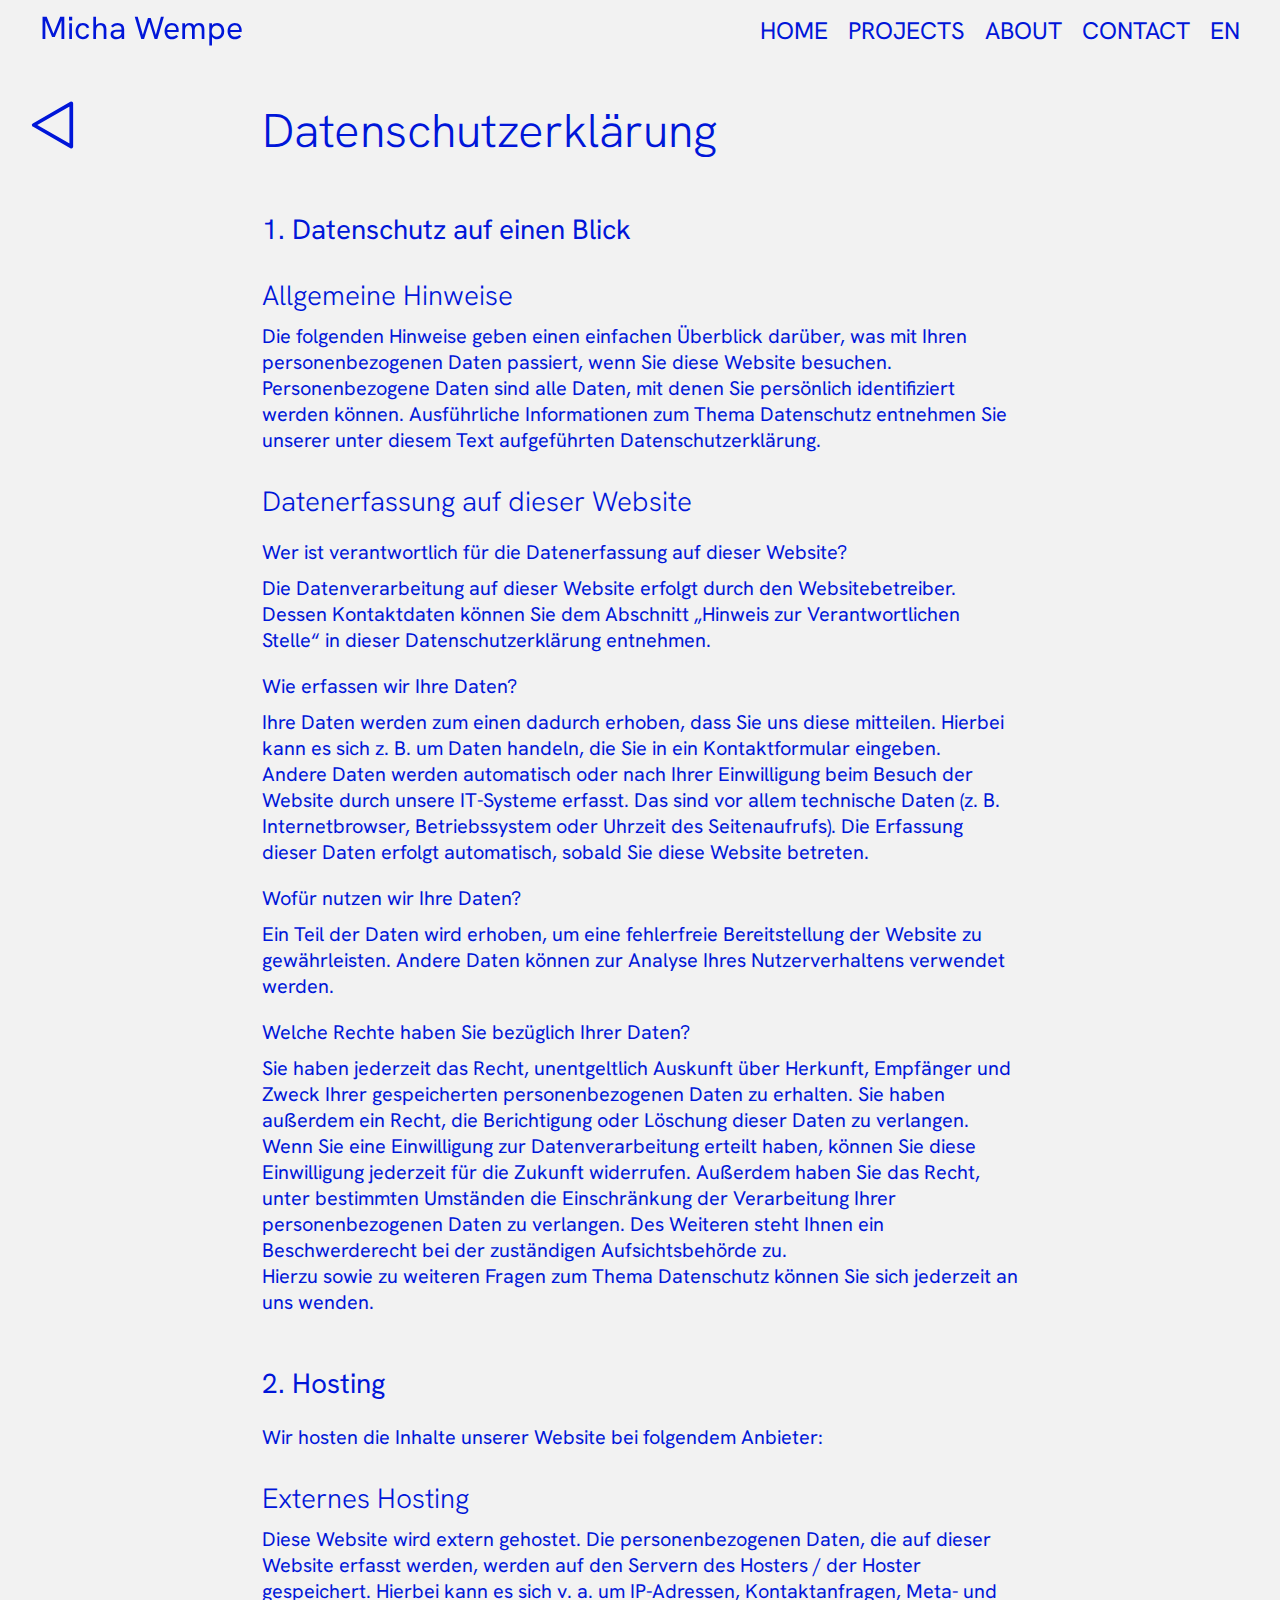
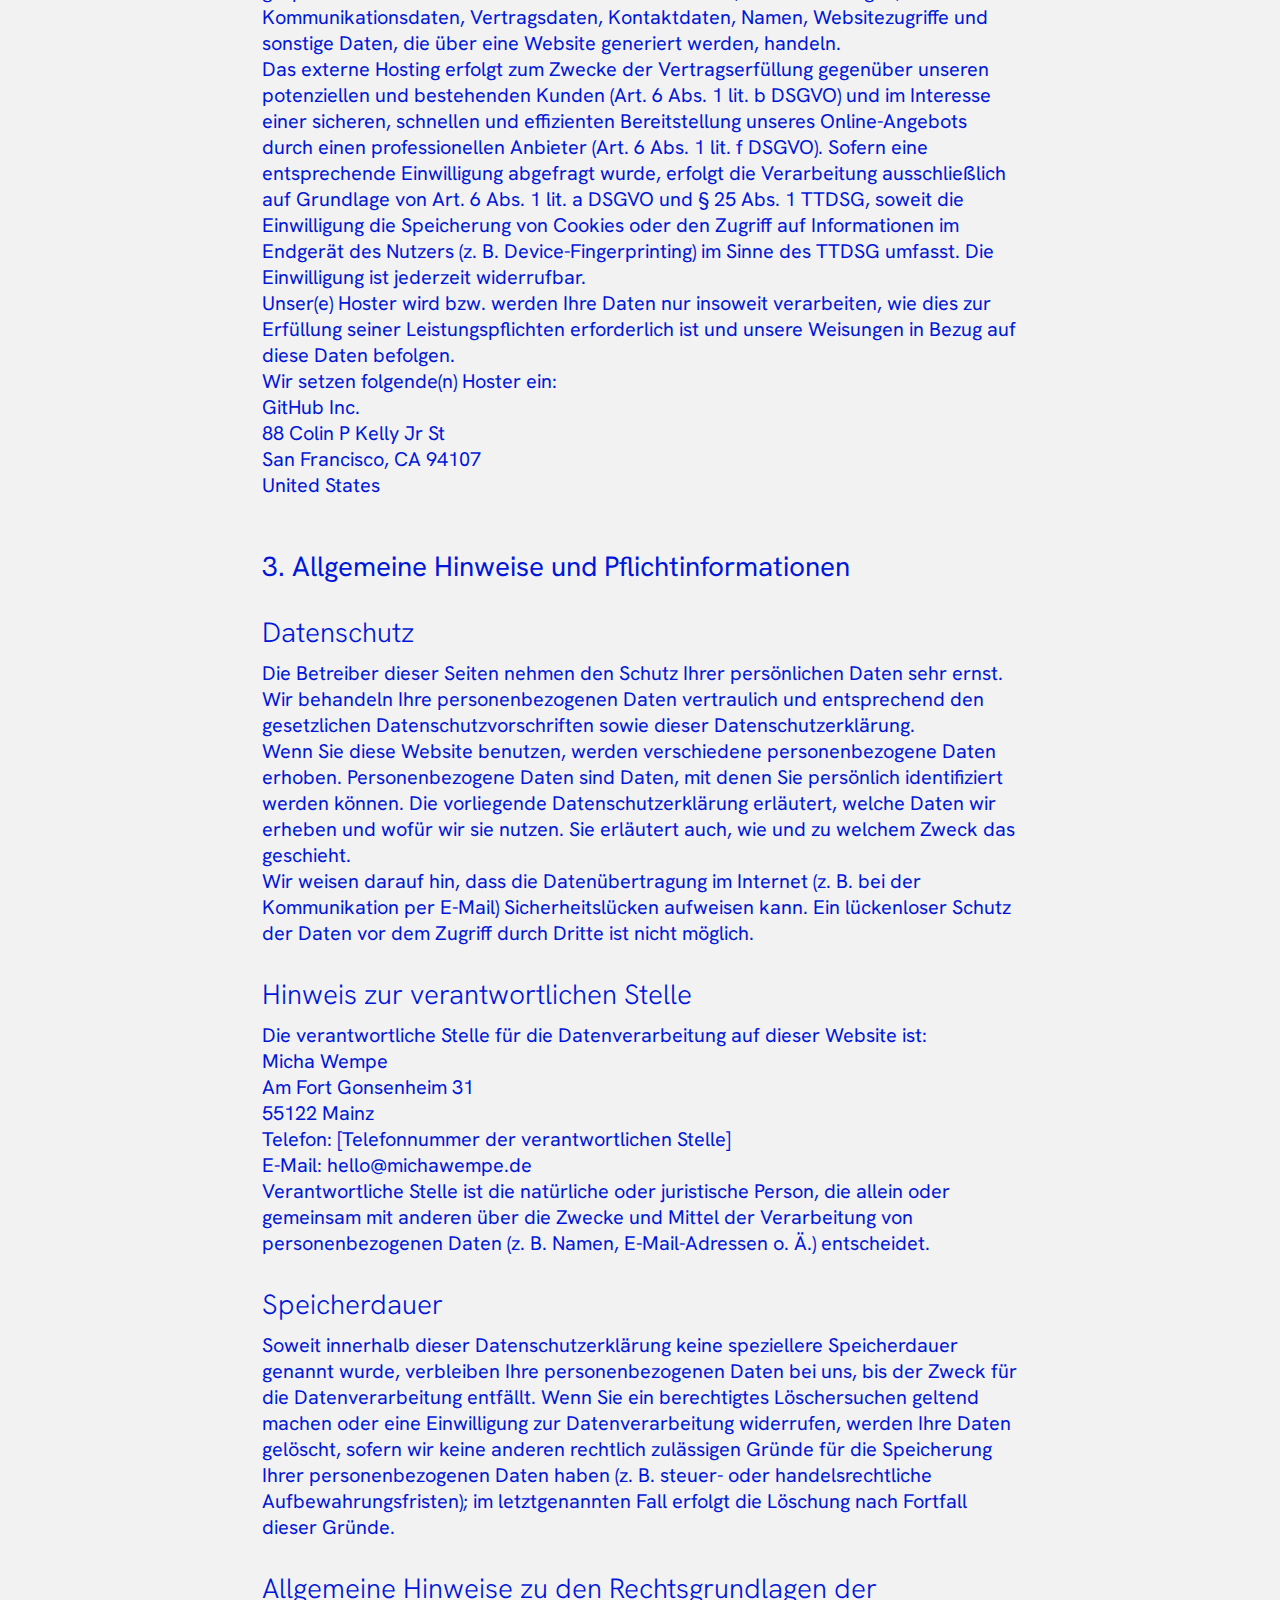
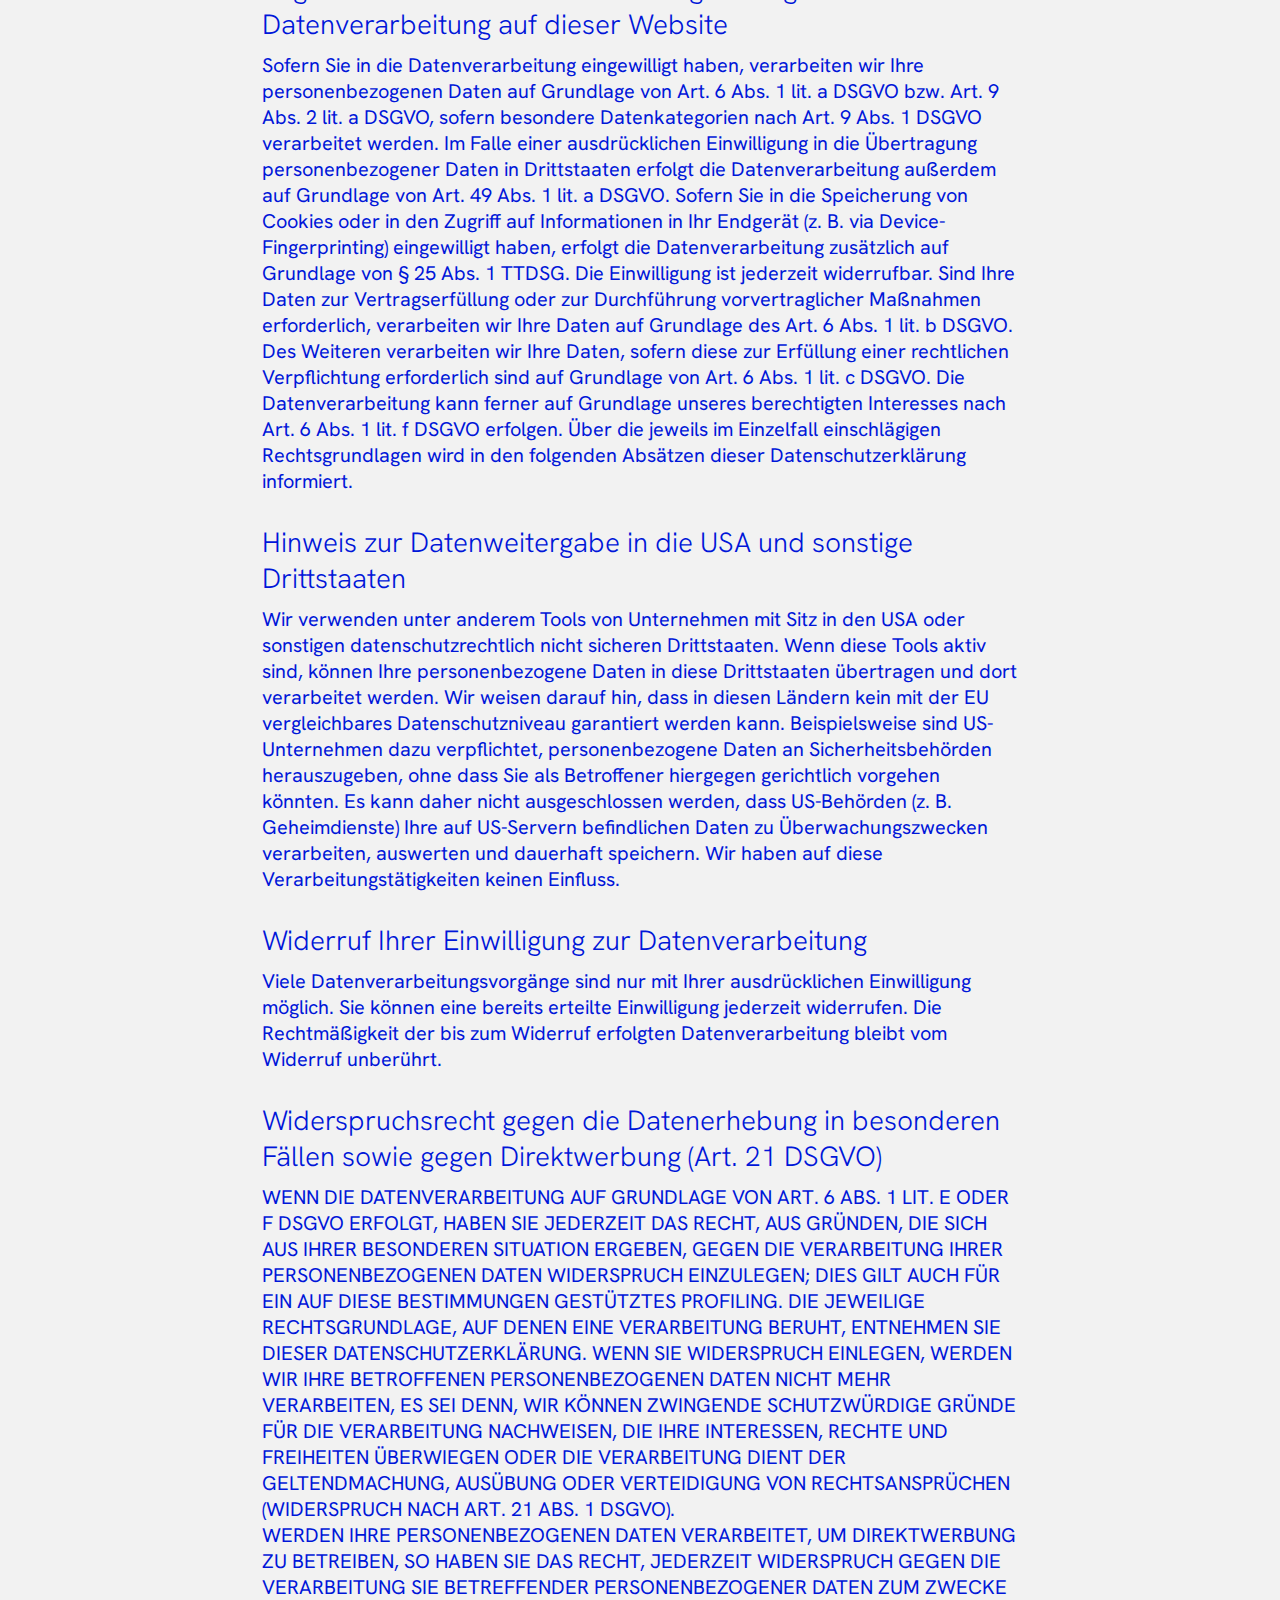
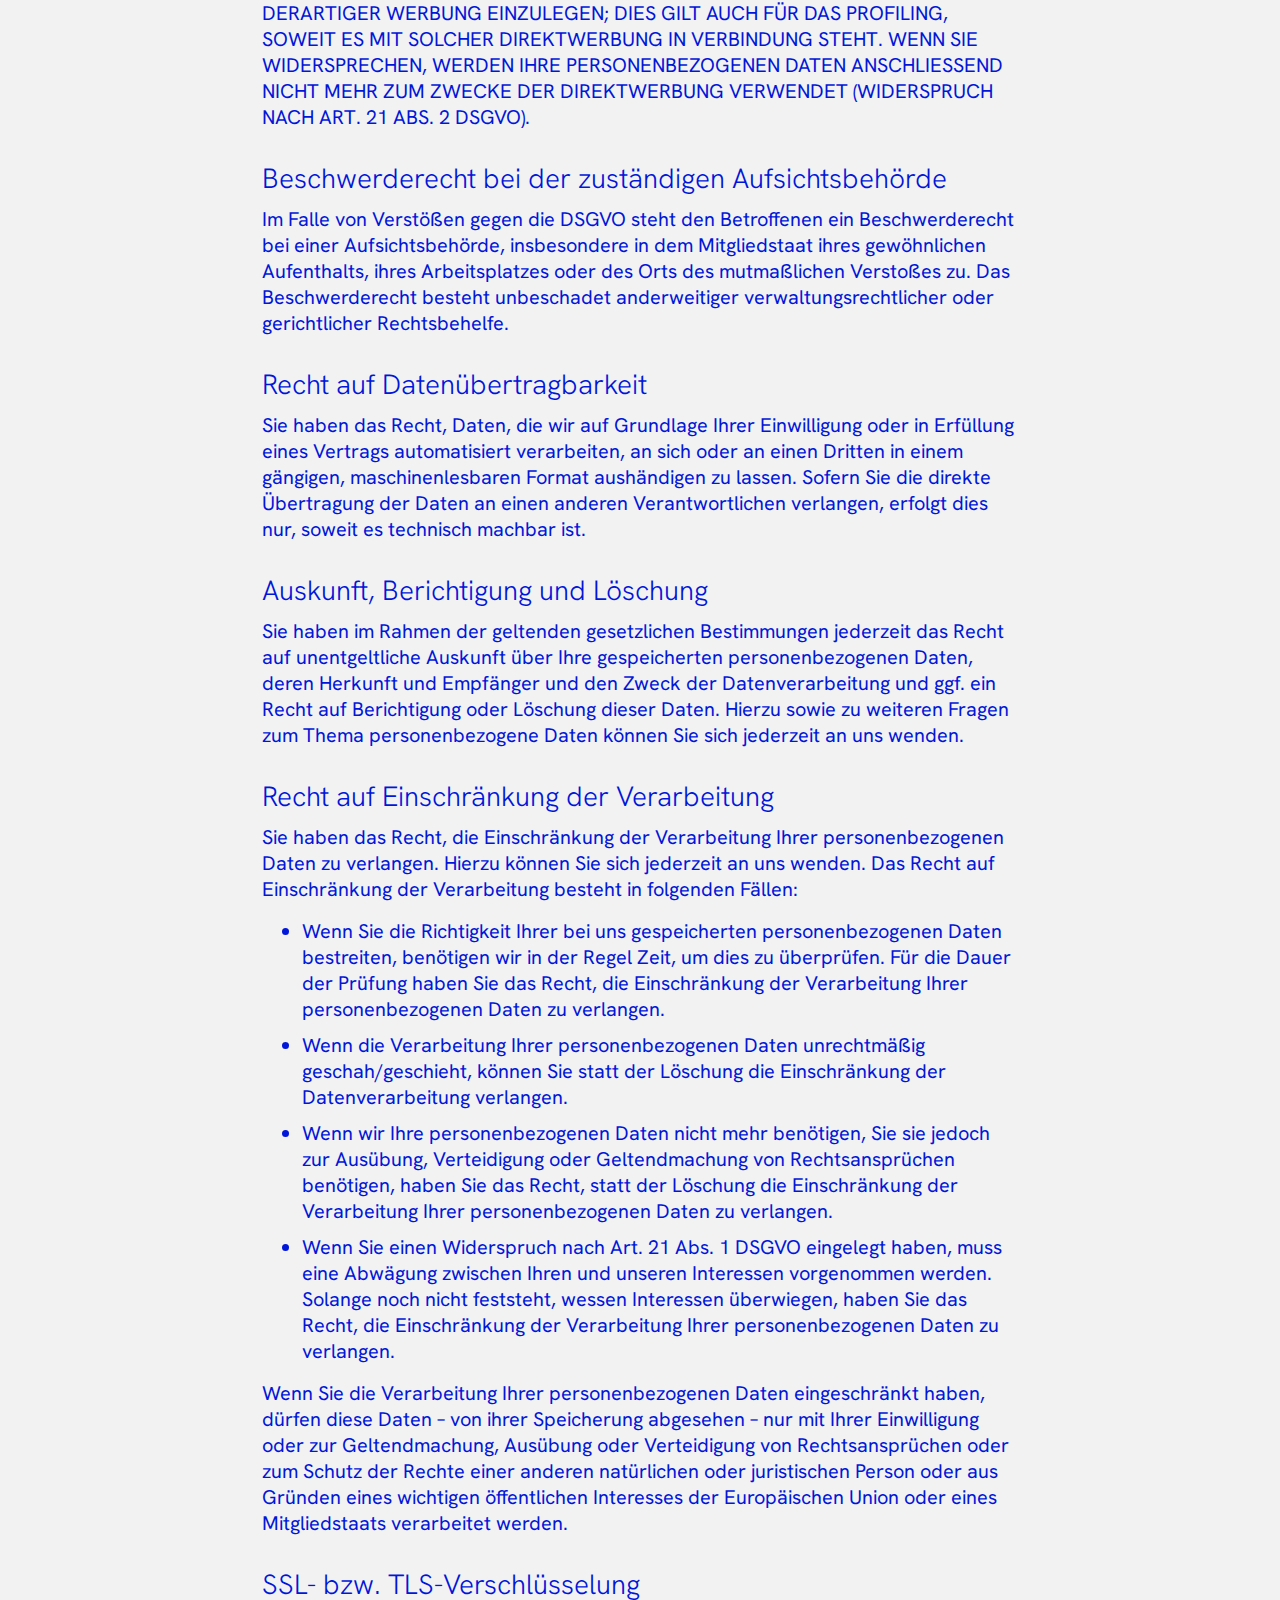
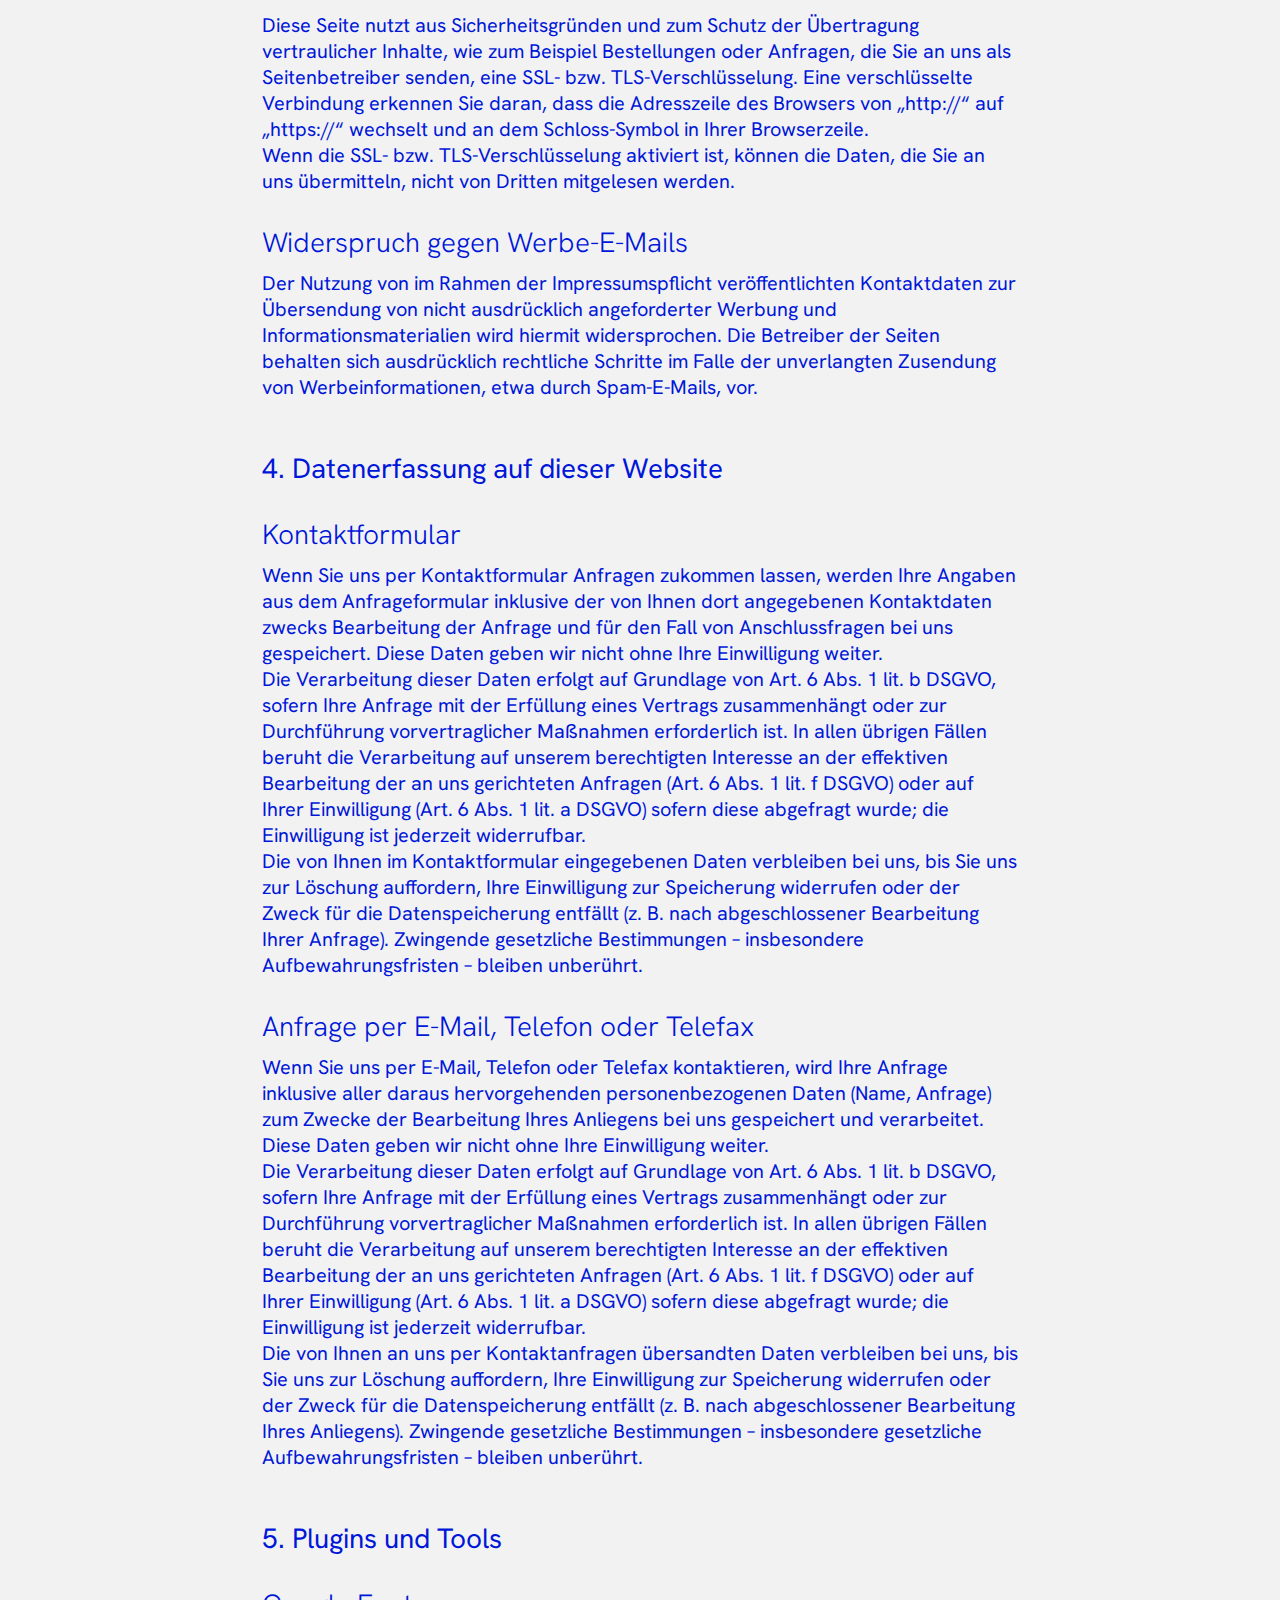
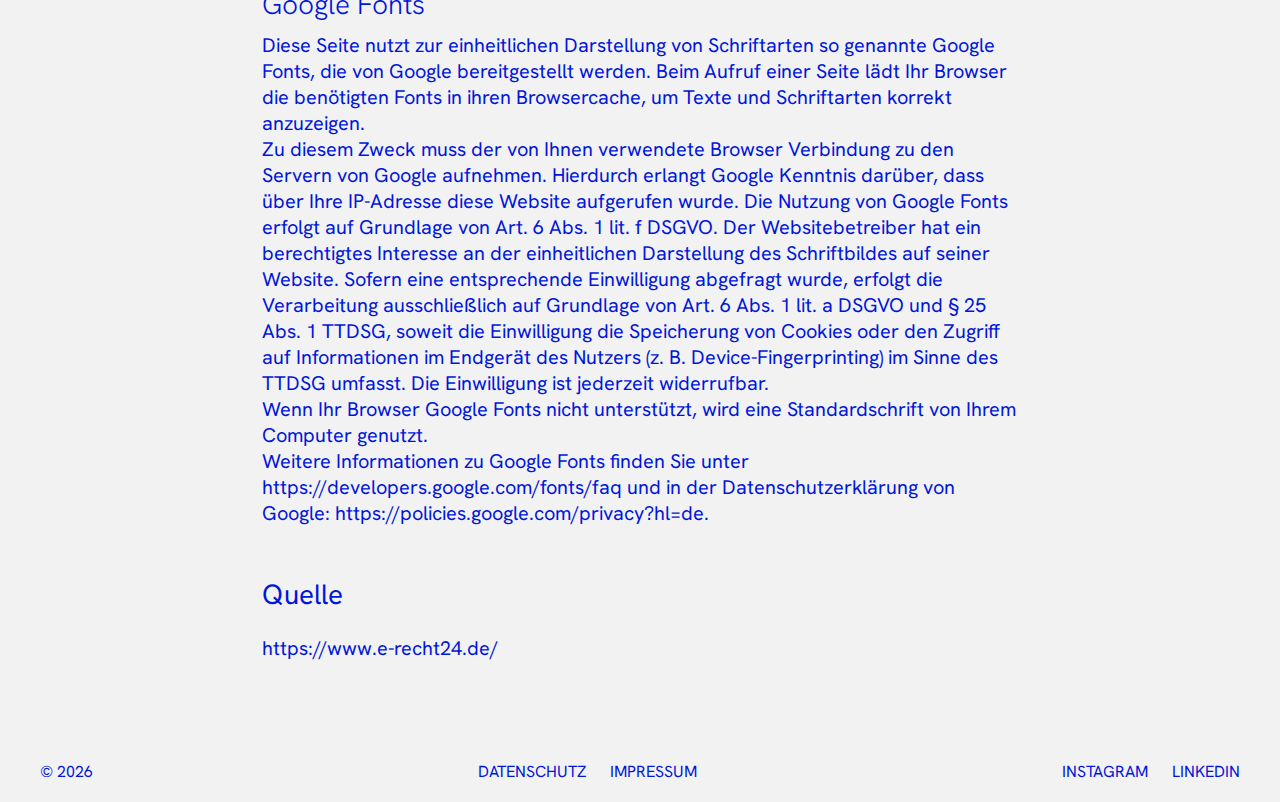
<file: privacy_de.html>
<!DOCTYPE html>
<html lang="de">
  <head>
    <title>Micha Wempe</title>
    <link rel="icon" href="images/Favicon_Portfolio.svg" type="image/svg+xml" />

    <meta http-equiv="content-type" content="text/html; charset=utf-8" />
    <meta name="viewport" content="width=device-width,initial-scale=1" />

    <link rel="stylesheet" href="style.css" type="text/css" />
    <style>
      @import url("https://fonts.googleapis.com/css2?family=Hanken+Grotesk:wght@300;400&display=swap");
    </style>
  </head>

  <body>
    <div id="nav">
      <a id="logo" href="index_de.html#homeContainer">Micha Wempe</a>
      <a href="index_de.html#homeContainer">Home</a>
      <a href="index_de.html#projectsContainer">Projects</a>
      <a href="index_de.html#aboutContainerCenter">About</a>
      <a href="index_de.html#contactContainer">Contact</a>
      <a onclick="changeLanguage('privacy_', 'en')" id="languageButton">en</a>
    </div>

    <a href="index_de.html"><img src="images/back.svg" class="back" /></a>

    <div class="centerVer centerHor">
      <div class="privImpContainer">
        <h1>Datenschutz&shy;erkl&auml;rung</h1>
        <h2>1. Datenschutz auf einen Blick</h2>
        <p class="privacyH3">Allgemeine Hinweise</p class="privacyH3">
        <p>
          Die folgenden Hinweise geben einen einfachen &Uuml;berblick dar&uuml;ber, was mit Ihren personenbezogenen Daten passiert, wenn Sie diese Website besuchen. Personenbezogene Daten sind alle
          Daten, mit denen Sie pers&ouml;nlich identifiziert werden k&ouml;nnen. Ausf&uuml;hrliche Informationen zum Thema Datenschutz entnehmen Sie unserer unter diesem Text aufgef&uuml;hrten
          Datenschutzerkl&auml;rung.
        </p>
        <p class="privacyH3">Datenerfassung auf dieser Website</p class="privacyH3">
        <p class="privacyH4">Wer ist verantwortlich f&uuml;r die Datenerfassung auf dieser Website?</p class="privacyH4">
        <p>
          Die Datenverarbeitung auf dieser Website erfolgt durch den Websitebetreiber. Dessen Kontaktdaten k&ouml;nnen Sie dem Abschnitt &bdquo;Hinweis zur Verantwortlichen Stelle&ldquo; in dieser
          Datenschutzerkl&auml;rung entnehmen.
        </p>
        <p class="privacyH4">Wie erfassen wir Ihre Daten?</p class="privacyH4">
        <p>Ihre Daten werden zum einen dadurch erhoben, dass Sie uns diese mitteilen. Hierbei kann es sich z.&nbsp;B. um Daten handeln, die Sie in ein Kontaktformular eingeben.</p>
        <p>
          Andere Daten werden automatisch oder nach Ihrer Einwilligung beim Besuch der Website durch unsere IT-Systeme erfasst. Das sind vor allem technische Daten (z.&nbsp;B. Internetbrowser,
          Betriebssystem oder Uhrzeit des Seitenaufrufs). Die Erfassung dieser Daten erfolgt automatisch, sobald Sie diese Website betreten.
        </p>
        <p class="privacyH4">Wof&uuml;r nutzen wir Ihre Daten?</p class="privacyH4">
        <p>Ein Teil der Daten wird erhoben, um eine fehlerfreie Bereitstellung der Website zu gew&auml;hrleisten. Andere Daten k&ouml;nnen zur Analyse Ihres Nutzerverhaltens verwendet werden.</p>
        <p class="privacyH4">Welche Rechte haben Sie bez&uuml;glich Ihrer Daten?</p class="privacyH4">
        <p>
          Sie haben jederzeit das Recht, unentgeltlich Auskunft &uuml;ber Herkunft, Empf&auml;nger und Zweck Ihrer gespeicherten personenbezogenen Daten zu erhalten. Sie haben au&szlig;erdem ein
          Recht, die Berichtigung oder L&ouml;schung dieser Daten zu verlangen. Wenn Sie eine Einwilligung zur Datenverarbeitung erteilt haben, k&ouml;nnen Sie diese Einwilligung jederzeit f&uuml;r
          die Zukunft widerrufen. Au&szlig;erdem haben Sie das Recht, unter bestimmten Umst&auml;nden die Einschr&auml;nkung der Verarbeitung Ihrer personenbezogenen Daten zu verlangen. Des Weiteren
          steht Ihnen ein Beschwerderecht bei der zust&auml;ndigen Aufsichtsbeh&ouml;rde zu.
        </p>
        <p>Hierzu sowie zu weiteren Fragen zum Thema Datenschutz k&ouml;nnen Sie sich jederzeit an uns wenden.</p>
        <h2>2. Hosting</h2>
        <p>Wir hosten die Inhalte unserer Website bei folgendem Anbieter:</p>
        <p class="privacyH3">Externes Hosting</p class="privacyH3">
        <p>
          Diese Website wird extern gehostet. Die personenbezogenen Daten, die auf dieser Website erfasst werden, werden auf den Servern des Hosters / der Hoster gespeichert. Hierbei kann es sich
          v.&nbsp;a. um IP-Adressen, Kontaktanfragen, Meta- und Kommunikationsdaten, Vertragsdaten, Kontaktdaten, Namen, Websitezugriffe und sonstige Daten, die &uuml;ber eine Website generiert
          werden, handeln.
        </p>
        <p>
          Das externe Hosting erfolgt zum Zwecke der Vertragserf&uuml;llung gegen&uuml;ber unseren potenziellen und bestehenden Kunden (Art. 6 Abs. 1 lit. b DSGVO) und im Interesse einer sicheren,
          schnellen und effizienten Bereitstellung unseres Online-Angebots durch einen professionellen Anbieter (Art. 6 Abs. 1 lit. f DSGVO). Sofern eine entsprechende Einwilligung abgefragt wurde,
          erfolgt die Verarbeitung ausschlie&szlig;lich auf Grundlage von Art. 6 Abs. 1 lit. a DSGVO und &sect; 25 Abs. 1 TTDSG, soweit die Einwilligung die Speicherung von Cookies oder den Zugriff
          auf Informationen im Endger&auml;t des Nutzers (z.&nbsp;B. Device-Fingerprinting) im Sinne des TTDSG umfasst. Die Einwilligung ist jederzeit widerrufbar.
        </p>
        <p>
          Unser(e) Hoster wird bzw. werden Ihre Daten nur insoweit verarbeiten, wie dies zur Erf&uuml;llung seiner Leistungspflichten erforderlich ist und unsere Weisungen in Bezug auf diese Daten
          befolgen.
        </p>
        <p>Wir setzen folgende(n) Hoster ein:</p>
        <p>
          GitHub Inc.<br />
          88 Colin P Kelly Jr St<br />
          San Francisco, CA 94107<br />
          United States
        </p>
        <h2>3. Allgemeine Hinweise und Pflicht&shy;informationen</h2>
        <p class="privacyH3">Datenschutz</p class="privacyH3">
        <p>
          Die Betreiber dieser Seiten nehmen den Schutz Ihrer pers&ouml;nlichen Daten sehr ernst. Wir behandeln Ihre personenbezogenen Daten vertraulich und entsprechend den gesetzlichen
          Datenschutzvorschriften sowie dieser Datenschutzerkl&auml;rung.
        </p>
        <p>
          Wenn Sie diese Website benutzen, werden verschiedene personenbezogene Daten erhoben. Personenbezogene Daten sind Daten, mit denen Sie pers&ouml;nlich identifiziert werden k&ouml;nnen. Die
          vorliegende Datenschutzerkl&auml;rung erl&auml;utert, welche Daten wir erheben und wof&uuml;r wir sie nutzen. Sie erl&auml;utert auch, wie und zu welchem Zweck das geschieht.
        </p>
        <p>
          Wir weisen darauf hin, dass die Daten&uuml;bertragung im Internet (z.&nbsp;B. bei der Kommunikation per E-Mail) Sicherheitsl&uuml;cken aufweisen kann. Ein l&uuml;ckenloser Schutz der Daten
          vor dem Zugriff durch Dritte ist nicht m&ouml;glich.
        </p>
        <p class="privacyH3">Hinweis zur verantwortlichen Stelle</p class="privacyH3">
        <p>Die verantwortliche Stelle f&uuml;r die Datenverarbeitung auf dieser Website ist:</p>
        <p>
          Micha Wempe<br />
          Am Fort Gonsenheim 31<br />
          55122 Mainz
        </p>

        <p>
          Telefon: &#91;Telefonnummer der verantwortlichen Stelle&#93;<br />
          E-Mail: hello@michawempe.de
        </p>
        <p>
          Verantwortliche Stelle ist die nat&uuml;rliche oder juristische Person, die allein oder gemeinsam mit anderen &uuml;ber die Zwecke und Mittel der Verarbeitung von personenbezogenen Daten
          (z.&nbsp;B. Namen, E-Mail-Adressen o. &Auml;.) entscheidet.
        </p>

        <p class="privacyH3">Speicherdauer</p class="privacyH3">
        <p>
          Soweit innerhalb dieser Datenschutzerkl&auml;rung keine speziellere Speicherdauer genannt wurde, verbleiben Ihre personenbezogenen Daten bei uns, bis der Zweck f&uuml;r die Datenverarbeitung
          entf&auml;llt. Wenn Sie ein berechtigtes L&ouml;schersuchen geltend machen oder eine Einwilligung zur Datenverarbeitung widerrufen, werden Ihre Daten gel&ouml;scht, sofern wir keine anderen
          rechtlich zul&auml;ssigen Gr&uuml;nde f&uuml;r die Speicherung Ihrer personenbezogenen Daten haben (z.&nbsp;B. steuer- oder handelsrechtliche Aufbewahrungsfristen); im letztgenannten Fall
          erfolgt die L&ouml;schung nach Fortfall dieser Gr&uuml;nde.
        </p>
        <p class="privacyH3">Allgemeine Hinweise zu den Rechtsgrundlagen der Datenverarbeitung auf dieser Website</p class="privacyH3">
        <p>
          Sofern Sie in die Datenverarbeitung eingewilligt haben, verarbeiten wir Ihre personenbezogenen Daten auf Grundlage von Art. 6 Abs. 1 lit. a DSGVO bzw. Art. 9 Abs. 2 lit. a DSGVO, sofern
          besondere Datenkategorien nach Art. 9 Abs. 1 DSGVO verarbeitet werden. Im Falle einer ausdr&uuml;cklichen Einwilligung in die &Uuml;bertragung personenbezogener Daten in Drittstaaten erfolgt
          die Datenverarbeitung au&szlig;erdem auf Grundlage von Art. 49 Abs. 1 lit. a DSGVO. Sofern Sie in die Speicherung von Cookies oder in den Zugriff auf Informationen in Ihr Endger&auml;t
          (z.&nbsp;B. via Device-Fingerprinting) eingewilligt haben, erfolgt die Datenverarbeitung zus&auml;tzlich auf Grundlage von &sect; 25 Abs. 1 TTDSG. Die Einwilligung ist jederzeit widerrufbar.
          Sind Ihre Daten zur Vertragserf&uuml;llung oder zur Durchf&uuml;hrung vorvertraglicher Ma&szlig;nahmen erforderlich, verarbeiten wir Ihre Daten auf Grundlage des Art. 6 Abs. 1 lit. b DSGVO.
          Des Weiteren verarbeiten wir Ihre Daten, sofern diese zur Erf&uuml;llung einer rechtlichen Verpflichtung erforderlich sind auf Grundlage von Art. 6 Abs. 1 lit. c DSGVO. Die Datenverarbeitung
          kann ferner auf Grundlage unseres berechtigten Interesses nach Art. 6 Abs. 1 lit. f DSGVO erfolgen. &Uuml;ber die jeweils im Einzelfall einschl&auml;gigen Rechtsgrundlagen wird in den
          folgenden Abs&auml;tzen dieser Datenschutzerkl&auml;rung informiert.
        </p>
        <p class="privacyH3">Hinweis zur Datenweitergabe in die USA und sonstige Drittstaaten</p class="privacyH3">
        <p>
          Wir verwenden unter anderem Tools von Unternehmen mit Sitz in den USA oder sonstigen datenschutzrechtlich nicht sicheren Drittstaaten. Wenn diese Tools aktiv sind, k&ouml;nnen Ihre
          personenbezogene Daten in diese Drittstaaten &uuml;bertragen und dort verarbeitet werden. Wir weisen darauf hin, dass in diesen L&auml;ndern kein mit der EU vergleichbares Datenschutzniveau
          garantiert werden kann. Beispielsweise sind US-Unternehmen dazu verpflichtet, personenbezogene Daten an Sicherheitsbeh&ouml;rden herauszugeben, ohne dass Sie als Betroffener hiergegen
          gerichtlich vorgehen k&ouml;nnten. Es kann daher nicht ausgeschlossen werden, dass US-Beh&ouml;rden (z.&nbsp;B. Geheimdienste) Ihre auf US-Servern befindlichen Daten zu
          &Uuml;berwachungszwecken verarbeiten, auswerten und dauerhaft speichern. Wir haben auf diese Verarbeitungst&auml;tigkeiten keinen Einfluss.
        </p>
        <p class="privacyH3">Widerruf Ihrer Einwilligung zur Datenverarbeitung</p class="privacyH3">
        <p>
          Viele Datenverarbeitungsvorg&auml;nge sind nur mit Ihrer ausdr&uuml;cklichen Einwilligung m&ouml;glich. Sie k&ouml;nnen eine bereits erteilte Einwilligung jederzeit widerrufen. Die
          Rechtm&auml;&szlig;igkeit der bis zum Widerruf erfolgten Datenverarbeitung bleibt vom Widerruf unber&uuml;hrt.
        </p>
        <p class="privacyH3">Widerspruchsrecht gegen die Datenerhebung in besonderen F&auml;llen sowie gegen Direktwerbung (Art. 21 DSGVO)</p class="privacyH3">
        <p>
          WENN DIE DATENVERARBEITUNG AUF GRUNDLAGE VON ART. 6 ABS. 1 LIT. E ODER F DSGVO ERFOLGT, HABEN SIE JEDERZEIT DAS RECHT, AUS GR&Uuml;NDEN, DIE SICH AUS IHRER BESONDEREN SITUATION ERGEBEN,
          GEGEN DIE VERARBEITUNG IHRER PERSONENBEZOGENEN DATEN WIDERSPRUCH EINZULEGEN; DIES GILT AUCH F&Uuml;R EIN AUF DIESE BESTIMMUNGEN GEST&Uuml;TZTES PROFILING. DIE JEWEILIGE RECHTSGRUNDLAGE, AUF
          DENEN EINE VERARBEITUNG BERUHT, ENTNEHMEN SIE DIESER DATENSCHUTZERKL&Auml;RUNG. WENN SIE WIDERSPRUCH EINLEGEN, WERDEN WIR IHRE BETROFFENEN PERSONENBEZOGENEN DATEN NICHT MEHR VERARBEITEN, ES
          SEI DENN, WIR K&Ouml;NNEN ZWINGENDE SCHUTZW&Uuml;RDIGE GR&Uuml;NDE F&Uuml;R DIE VERARBEITUNG NACHWEISEN, DIE IHRE INTERESSEN, RECHTE UND FREIHEITEN &Uuml;BERWIEGEN ODER DIE VERARBEITUNG
          DIENT DER GELTENDMACHUNG, AUS&Uuml;BUNG ODER VERTEIDIGUNG VON RECHTSANSPR&Uuml;CHEN (WIDERSPRUCH NACH ART. 21 ABS. 1 DSGVO).
        </p>
        <p>
          WERDEN IHRE PERSONENBEZOGENEN DATEN VERARBEITET, UM DIREKTWERBUNG ZU BETREIBEN, SO HABEN SIE DAS RECHT, JEDERZEIT WIDERSPRUCH GEGEN DIE VERARBEITUNG SIE BETREFFENDER PERSONENBEZOGENER DATEN
          ZUM ZWECKE DERARTIGER WERBUNG EINZULEGEN; DIES GILT AUCH F&Uuml;R DAS PROFILING, SOWEIT ES MIT SOLCHER DIREKTWERBUNG IN VERBINDUNG STEHT. WENN SIE WIDERSPRECHEN, WERDEN IHRE
          PERSONENBEZOGENEN DATEN ANSCHLIESSEND NICHT MEHR ZUM ZWECKE DER DIREKTWERBUNG VERWENDET (WIDERSPRUCH NACH ART. 21 ABS. 2 DSGVO).
        </p>
        <p class="privacyH3">Beschwerde&shy;recht bei der zust&auml;ndigen Aufsichts&shy;beh&ouml;rde</p class="privacyH3">
        <p>
          Im Falle von Verst&ouml;&szlig;en gegen die DSGVO steht den Betroffenen ein Beschwerderecht bei einer Aufsichtsbeh&ouml;rde, insbesondere in dem Mitgliedstaat ihres gew&ouml;hnlichen
          Aufenthalts, ihres Arbeitsplatzes oder des Orts des mutma&szlig;lichen Versto&szlig;es zu. Das Beschwerderecht besteht unbeschadet anderweitiger verwaltungsrechtlicher oder gerichtlicher
          Rechtsbehelfe.
        </p>
        <p class="privacyH3">Recht auf Daten&shy;&uuml;bertrag&shy;barkeit</p class="privacyH3">
        <p>
          Sie haben das Recht, Daten, die wir auf Grundlage Ihrer Einwilligung oder in Erf&uuml;llung eines Vertrags automatisiert verarbeiten, an sich oder an einen Dritten in einem g&auml;ngigen,
          maschinenlesbaren Format aush&auml;ndigen zu lassen. Sofern Sie die direkte &Uuml;bertragung der Daten an einen anderen Verantwortlichen verlangen, erfolgt dies nur, soweit es technisch
          machbar ist.
        </p>
        <p class="privacyH3">Auskunft, Berichtigung und L&ouml;schung</p class="privacyH3">
        <p>
          Sie haben im Rahmen der geltenden gesetzlichen Bestimmungen jederzeit das Recht auf unentgeltliche Auskunft &uuml;ber Ihre gespeicherten personenbezogenen Daten, deren Herkunft und
          Empf&auml;nger und den Zweck der Datenverarbeitung und ggf. ein Recht auf Berichtigung oder L&ouml;schung dieser Daten. Hierzu sowie zu weiteren Fragen zum Thema personenbezogene Daten
          k&ouml;nnen Sie sich jederzeit an uns wenden.
        </p>
        <p class="privacyH3">Recht auf Einschr&auml;nkung der Verarbeitung</p class="privacyH3">
        <p>
          Sie haben das Recht, die Einschr&auml;nkung der Verarbeitung Ihrer personenbezogenen Daten zu verlangen. Hierzu k&ouml;nnen Sie sich jederzeit an uns wenden. Das Recht auf Einschr&auml;nkung
          der Verarbeitung besteht in folgenden F&auml;llen:
        </p>
        <ul>
          <li>
            Wenn Sie die Richtigkeit Ihrer bei uns gespeicherten personenbezogenen Daten bestreiten, ben&ouml;tigen wir in der Regel Zeit, um dies zu &uuml;berpr&uuml;fen. F&uuml;r die Dauer der
            Pr&uuml;fung haben Sie das Recht, die Einschr&auml;nkung der Verarbeitung Ihrer personenbezogenen Daten zu verlangen.
          </li>
          <li>
            Wenn die Verarbeitung Ihrer personenbezogenen Daten unrechtm&auml;&szlig;ig geschah/geschieht, k&ouml;nnen Sie statt der L&ouml;schung die Einschr&auml;nkung der Datenverarbeitung
            verlangen.
          </li>
          <li>
            Wenn wir Ihre personenbezogenen Daten nicht mehr ben&ouml;tigen, Sie sie jedoch zur Aus&uuml;bung, Verteidigung oder Geltendmachung von Rechtsanspr&uuml;chen ben&ouml;tigen, haben Sie das
            Recht, statt der L&ouml;schung die Einschr&auml;nkung der Verarbeitung Ihrer personenbezogenen Daten zu verlangen.
          </li>
          <li>
            Wenn Sie einen Widerspruch nach Art. 21 Abs. 1 DSGVO eingelegt haben, muss eine Abw&auml;gung zwischen Ihren und unseren Interessen vorgenommen werden. Solange noch nicht feststeht, wessen
            Interessen &uuml;berwiegen, haben Sie das Recht, die Einschr&auml;nkung der Verarbeitung Ihrer personenbezogenen Daten zu verlangen.
          </li>
        </ul>
        <p>
          Wenn Sie die Verarbeitung Ihrer personenbezogenen Daten eingeschr&auml;nkt haben, d&uuml;rfen diese Daten &ndash; von ihrer Speicherung abgesehen &ndash; nur mit Ihrer Einwilligung oder zur
          Geltendmachung, Aus&uuml;bung oder Verteidigung von Rechtsanspr&uuml;chen oder zum Schutz der Rechte einer anderen nat&uuml;rlichen oder juristischen Person oder aus Gr&uuml;nden eines
          wichtigen &ouml;ffentlichen Interesses der Europ&auml;ischen Union oder eines Mitgliedstaats verarbeitet werden.
        </p>
        <p class="privacyH3">SSL- bzw. TLS-Verschl&uuml;sselung</p class="privacyH3">
        <p>
          Diese Seite nutzt aus Sicherheitsgr&uuml;nden und zum Schutz der &Uuml;bertragung vertraulicher Inhalte, wie zum Beispiel Bestellungen oder Anfragen, die Sie an uns als Seitenbetreiber
          senden, eine SSL- bzw. TLS-Verschl&uuml;sselung. Eine verschl&uuml;sselte Verbindung erkennen Sie daran, dass die Adresszeile des Browsers von &bdquo;http://&ldquo; auf
          &bdquo;https://&ldquo; wechselt und an dem Schloss-Symbol in Ihrer Browserzeile.
        </p>
        <p>Wenn die SSL- bzw. TLS-Verschl&uuml;sselung aktiviert ist, k&ouml;nnen die Daten, die Sie an uns &uuml;bermitteln, nicht von Dritten mitgelesen werden.</p>
        <p class="privacyH3">Widerspruch gegen Werbe-E-Mails</p class="privacyH3">
        <p>
          Der Nutzung von im Rahmen der Impressumspflicht ver&ouml;ffentlichten Kontaktdaten zur &Uuml;bersendung von nicht ausdr&uuml;cklich angeforderter Werbung und Informationsmaterialien wird
          hiermit widersprochen. Die Betreiber der Seiten behalten sich ausdr&uuml;cklich rechtliche Schritte im Falle der unverlangten Zusendung von Werbeinformationen, etwa durch Spam-E-Mails, vor.
        </p>
        <h2>4. Datenerfassung auf dieser Website</h2>
        <p class="privacyH3">Kontaktformular</p class="privacyH3">
        <p>
          Wenn Sie uns per Kontaktformular Anfragen zukommen lassen, werden Ihre Angaben aus dem Anfrageformular inklusive der von Ihnen dort angegebenen Kontaktdaten zwecks Bearbeitung der Anfrage
          und f&uuml;r den Fall von Anschlussfragen bei uns gespeichert. Diese Daten geben wir nicht ohne Ihre Einwilligung weiter.
        </p>
        <p>
          Die Verarbeitung dieser Daten erfolgt auf Grundlage von Art. 6 Abs. 1 lit. b DSGVO, sofern Ihre Anfrage mit der Erf&uuml;llung eines Vertrags zusammenh&auml;ngt oder zur Durchf&uuml;hrung
          vorvertraglicher Ma&szlig;nahmen erforderlich ist. In allen &uuml;brigen F&auml;llen beruht die Verarbeitung auf unserem berechtigten Interesse an der effektiven Bearbeitung der an uns
          gerichteten Anfragen (Art. 6 Abs. 1 lit. f DSGVO) oder auf Ihrer Einwilligung (Art. 6 Abs. 1 lit. a DSGVO) sofern diese abgefragt wurde; die Einwilligung ist jederzeit widerrufbar.
        </p>
        <p>
          Die von Ihnen im Kontaktformular eingegebenen Daten verbleiben bei uns, bis Sie uns zur L&ouml;schung auffordern, Ihre Einwilligung zur Speicherung widerrufen oder der Zweck f&uuml;r die
          Datenspeicherung entf&auml;llt (z.&nbsp;B. nach abgeschlossener Bearbeitung Ihrer Anfrage). Zwingende gesetzliche Bestimmungen &ndash; insbesondere Aufbewahrungsfristen &ndash; bleiben
          unber&uuml;hrt.
        </p>
        <p class="privacyH3">Anfrage per E-Mail, Telefon oder Telefax</p class="privacyH3">
        <p>
          Wenn Sie uns per E-Mail, Telefon oder Telefax kontaktieren, wird Ihre Anfrage inklusive aller daraus hervorgehenden personenbezogenen Daten (Name, Anfrage) zum Zwecke der Bearbeitung Ihres
          Anliegens bei uns gespeichert und verarbeitet. Diese Daten geben wir nicht ohne Ihre Einwilligung weiter.
        </p>
        <p>
          Die Verarbeitung dieser Daten erfolgt auf Grundlage von Art. 6 Abs. 1 lit. b DSGVO, sofern Ihre Anfrage mit der Erf&uuml;llung eines Vertrags zusammenh&auml;ngt oder zur Durchf&uuml;hrung
          vorvertraglicher Ma&szlig;nahmen erforderlich ist. In allen &uuml;brigen F&auml;llen beruht die Verarbeitung auf unserem berechtigten Interesse an der effektiven Bearbeitung der an uns
          gerichteten Anfragen (Art. 6 Abs. 1 lit. f DSGVO) oder auf Ihrer Einwilligung (Art. 6 Abs. 1 lit. a DSGVO) sofern diese abgefragt wurde; die Einwilligung ist jederzeit widerrufbar.
        </p>
        <p>
          Die von Ihnen an uns per Kontaktanfragen &uuml;bersandten Daten verbleiben bei uns, bis Sie uns zur L&ouml;schung auffordern, Ihre Einwilligung zur Speicherung widerrufen oder der Zweck
          f&uuml;r die Datenspeicherung entf&auml;llt (z.&nbsp;B. nach abgeschlossener Bearbeitung Ihres Anliegens). Zwingende gesetzliche Bestimmungen &ndash; insbesondere gesetzliche
          Aufbewahrungsfristen &ndash; bleiben unber&uuml;hrt.
        </p>
        <h2>5. Plugins und Tools</h2>
        <p class="privacyH3">Google Fonts</p class="privacyH3">
        <p>
          Diese Seite nutzt zur einheitlichen Darstellung von Schriftarten so genannte Google Fonts, die von Google bereitgestellt werden. Beim Aufruf einer Seite l&auml;dt Ihr Browser die
          ben&ouml;tigten Fonts in ihren Browsercache, um Texte und Schriftarten korrekt anzuzeigen.
        </p>
        <p>
          Zu diesem Zweck muss der von Ihnen verwendete Browser Verbindung zu den Servern von Google aufnehmen. Hierdurch erlangt Google Kenntnis dar&uuml;ber, dass &uuml;ber Ihre IP-Adresse diese
          Website aufgerufen wurde. Die Nutzung von Google Fonts erfolgt auf Grundlage von Art. 6 Abs. 1 lit. f DSGVO. Der Websitebetreiber hat ein berechtigtes Interesse an der einheitlichen
          Darstellung des Schriftbildes auf seiner Website. Sofern eine entsprechende Einwilligung abgefragt wurde, erfolgt die Verarbeitung ausschlie&szlig;lich auf Grundlage von Art. 6 Abs. 1 lit. a
          DSGVO und &sect; 25 Abs. 1 TTDSG, soweit die Einwilligung die Speicherung von Cookies oder den Zugriff auf Informationen im Endger&auml;t des Nutzers (z.&nbsp;B. Device-Fingerprinting) im
          Sinne des TTDSG umfasst. Die Einwilligung ist jederzeit widerrufbar.
        </p>
        <p>Wenn Ihr Browser Google Fonts nicht unterst&uuml;tzt, wird eine Standardschrift von Ihrem Computer genutzt.</p>
        <p>
          Weitere Informationen zu Google Fonts finden Sie unter
          https://developers.google.com/fonts/faq und in der Datenschutzerkl&auml;rung von Google:
          https://policies.google.com/privacy?hl=de.
        </p>
        <h2>Quelle</h2>
        <p>
            https://www.e-recht24.de/
        </p>
      </div>
    </div>
    <div id="footer">
      <a
        >&copy;
        <script>
          document.write(new Date().getFullYear());
        </script>
      </a>

      <div>
        <a href="privacy_de.html">Datenschutz</a>
        <a href="imprint_de.html">Impressum</a>
      </div>

      <div>
        <a>Instagram</a>
        <a>LinkedIn</a>
      </div>
    </div>
  </body>
  <script src="changeLang.js"></script>
</html>
</file>
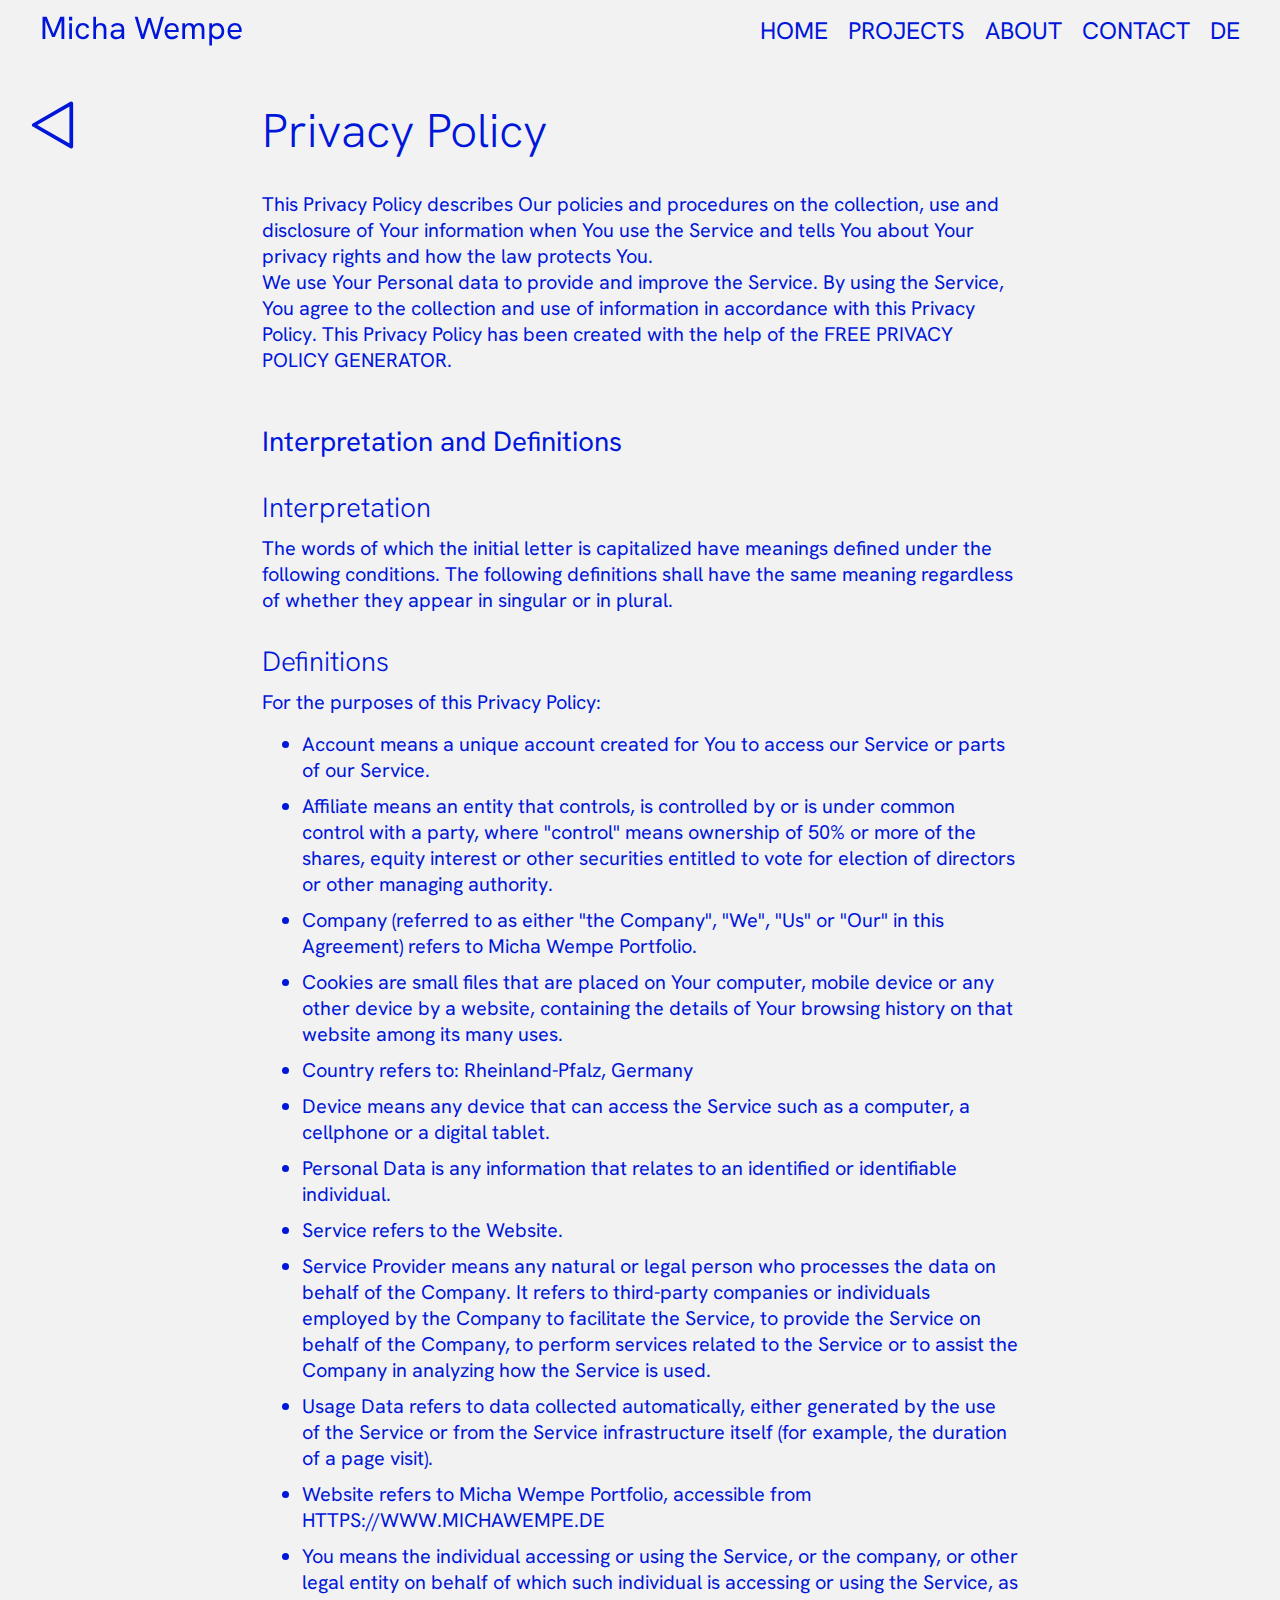
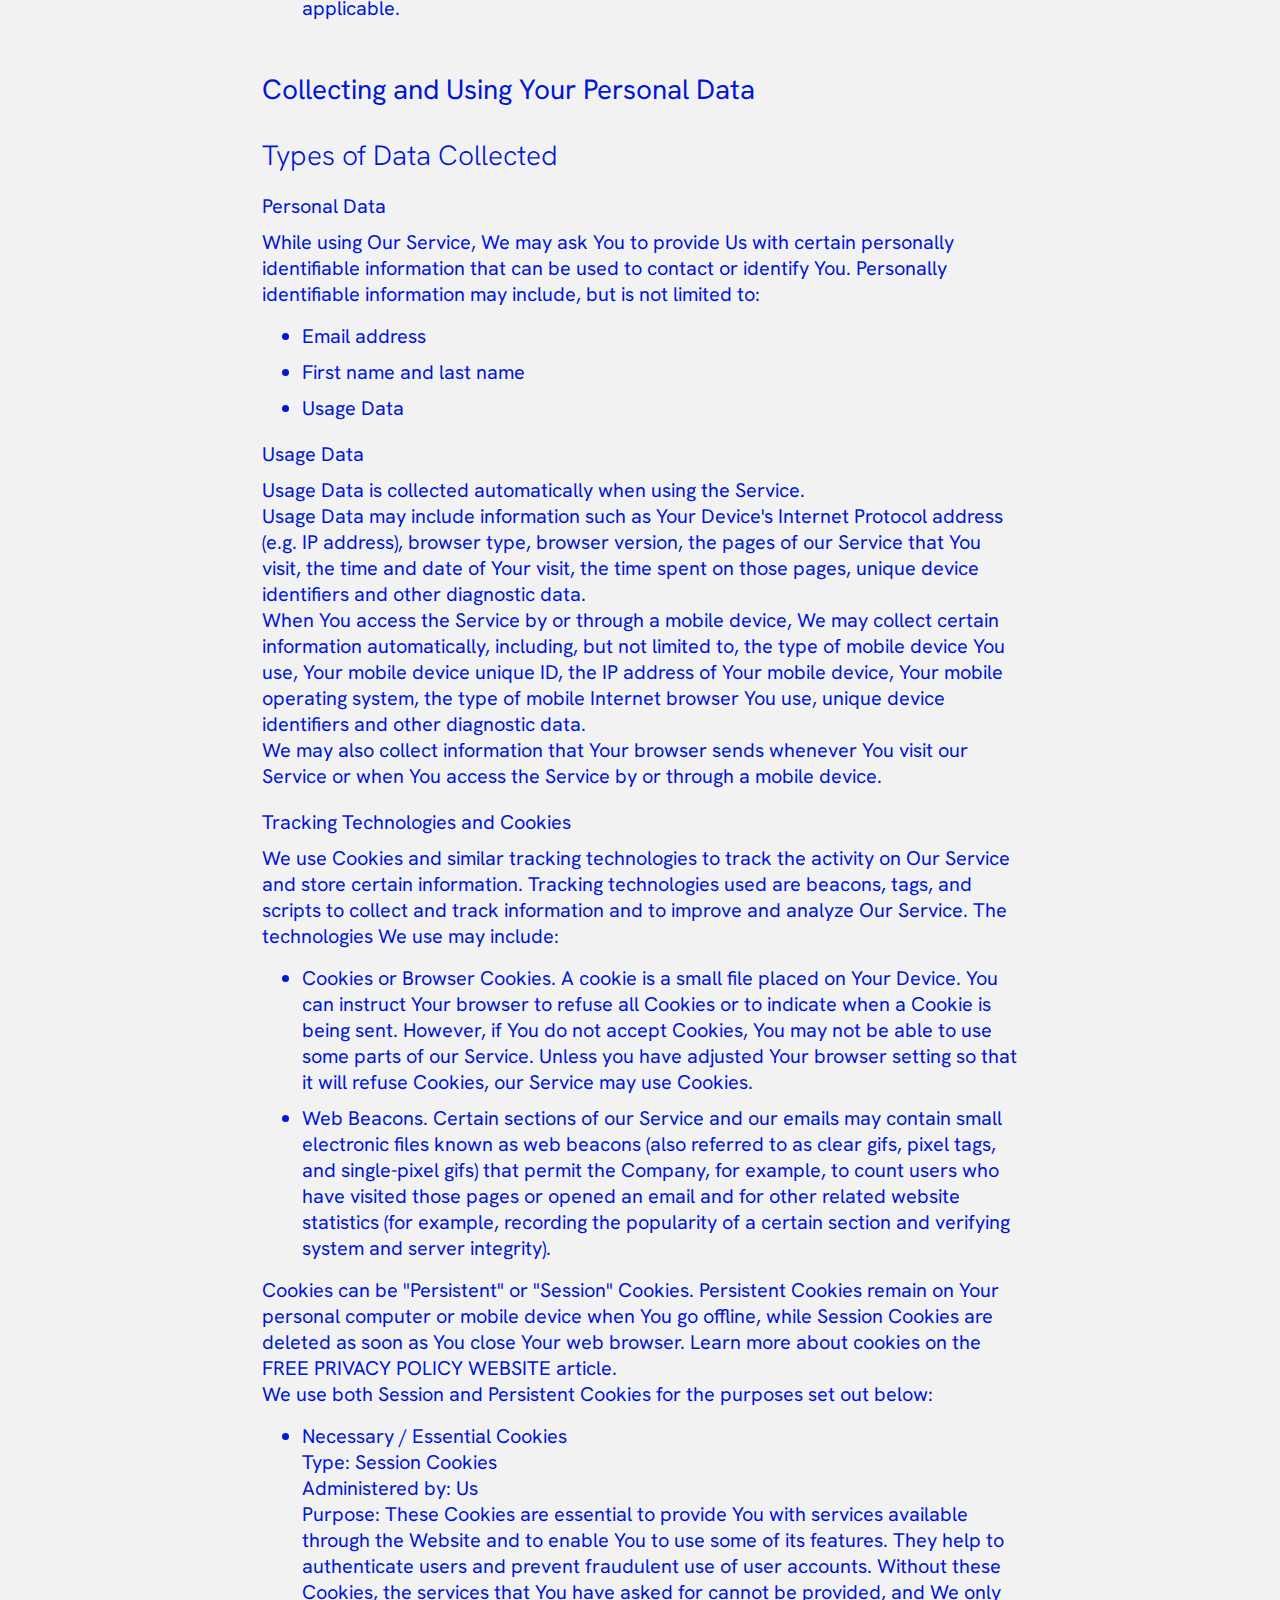
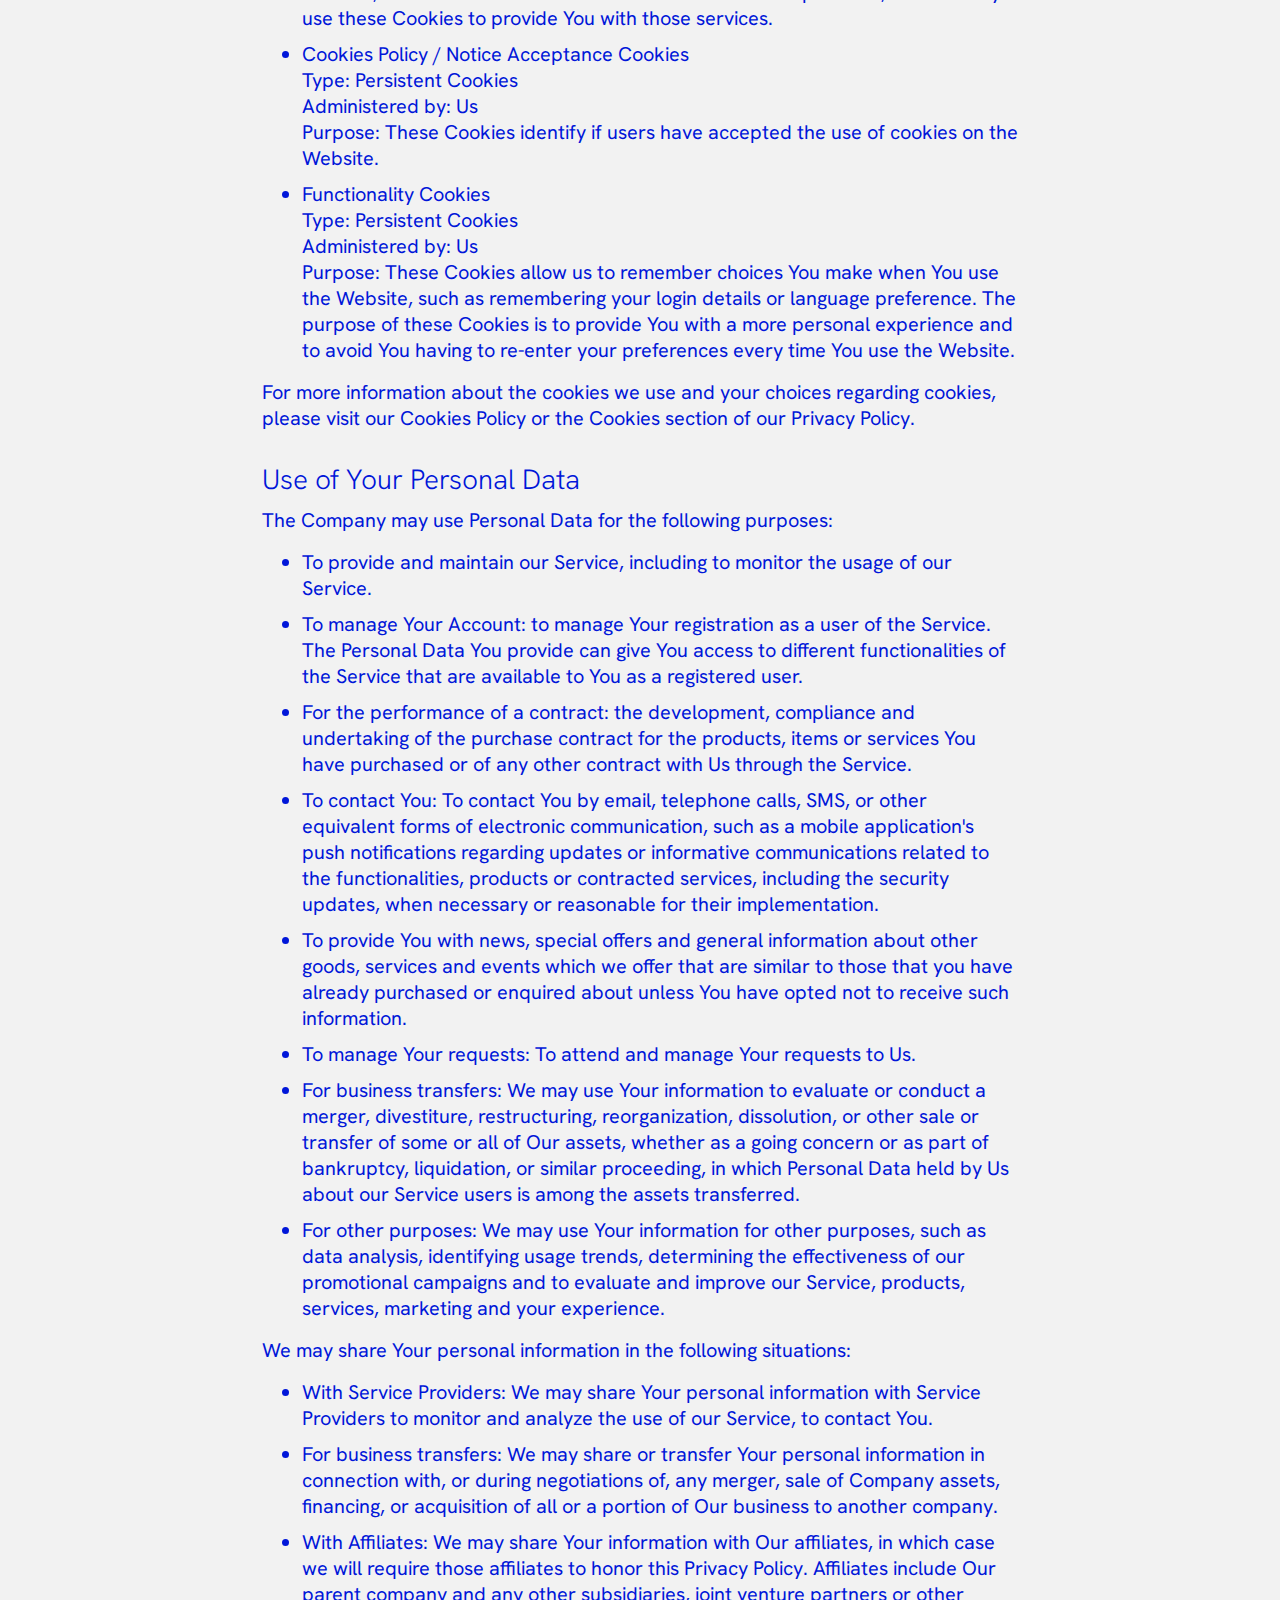
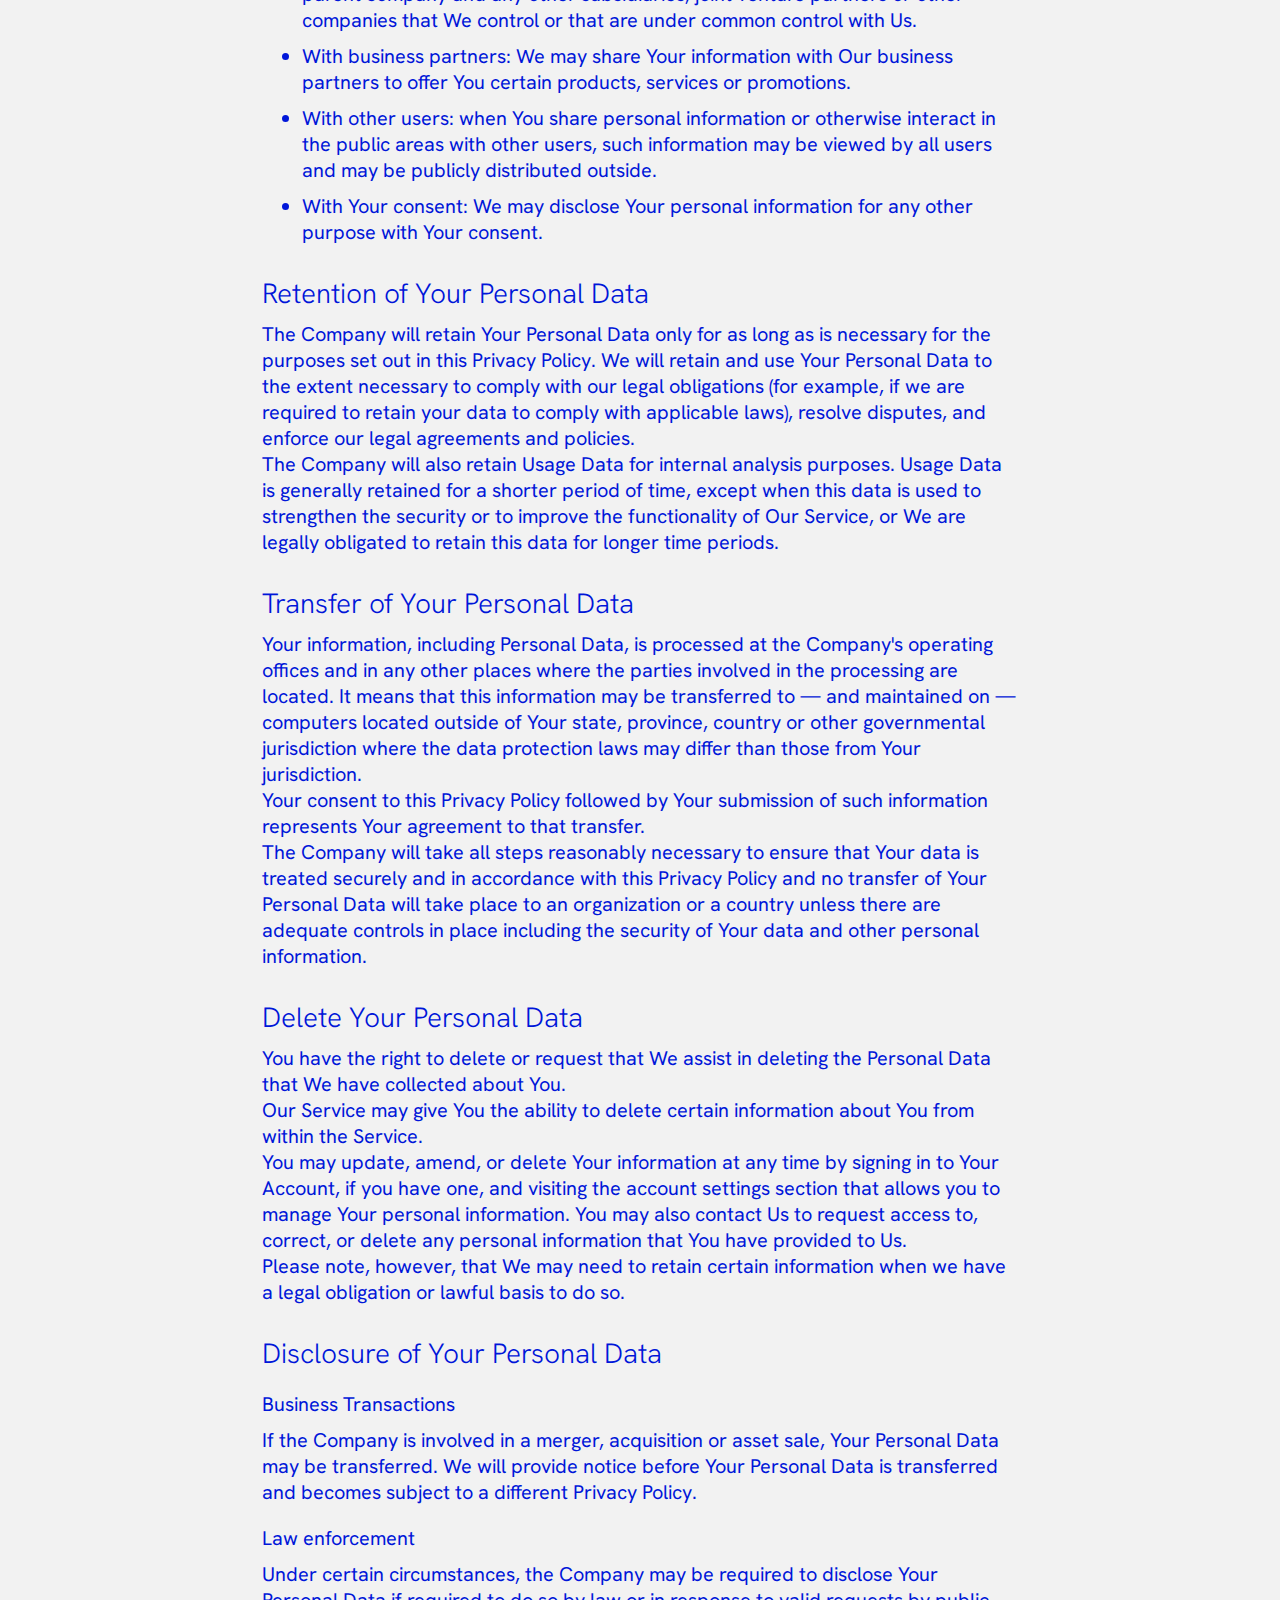
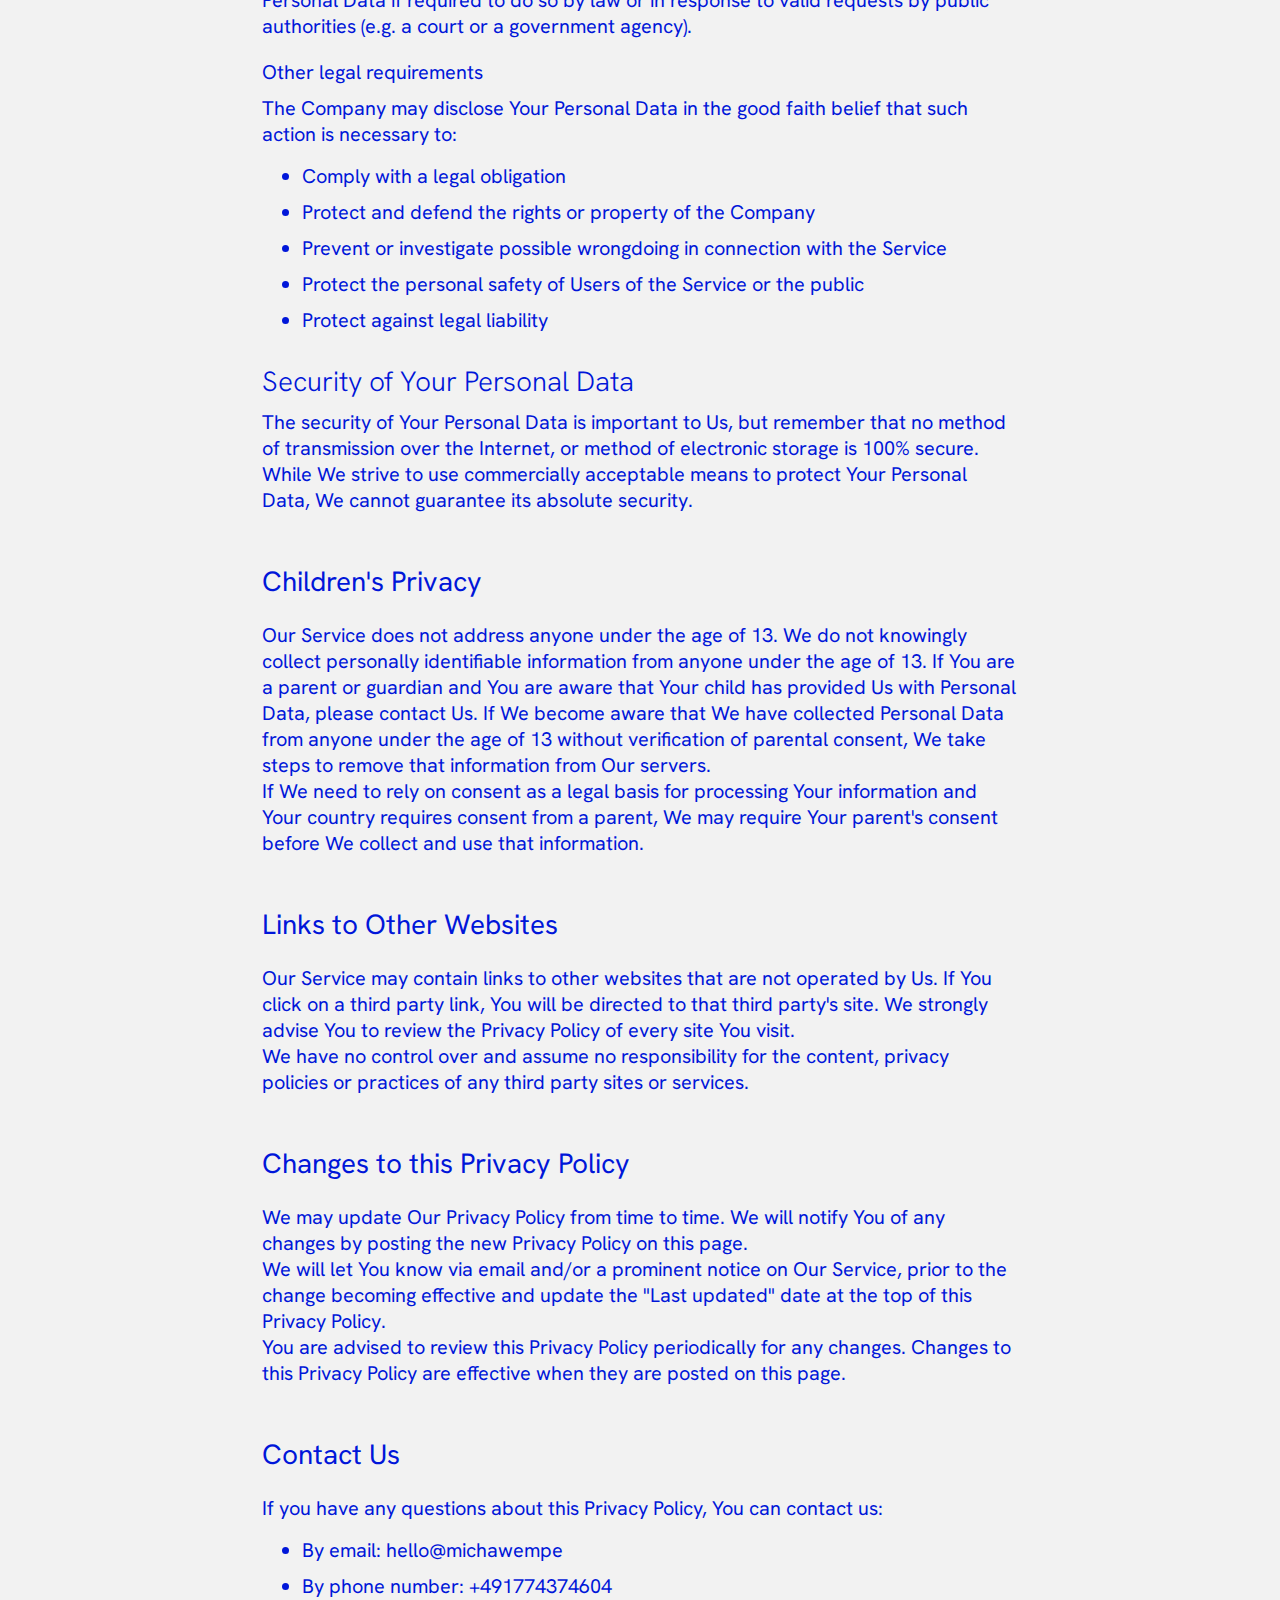
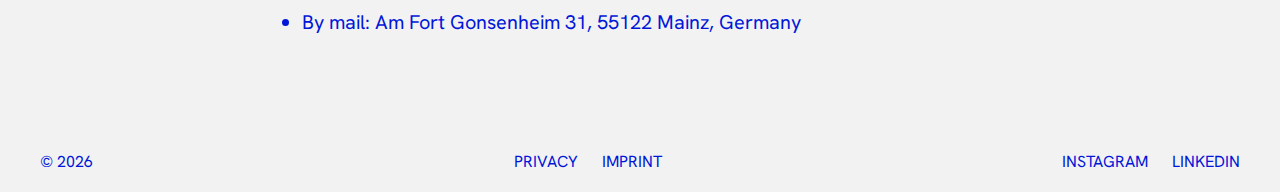
<file: privacy_en.html>
<!DOCTYPE html>
<html lang="en">
  <head>
    <title>Micha Wempe</title>
    <link rel="icon" href="images/Favicon_Portfolio.svg" type="image/svg+xml" />

    <meta http-equiv="content-type" content="text/html; charset=utf-8" />
    <meta name="viewport" content="width=device-width,initial-scale=1" />

    <link rel="stylesheet" href="style.css" type="text/css" />
    <style>
      @import url("https://fonts.googleapis.com/css2?family=Hanken+Grotesk:wght@300;400&display=swap");
    </style>
  </head>

  <body>
    <div id="nav">
      <a id="logo" href="index_en.html#homeContainer">Micha Wempe</a>
      <a href="index_en.html#homeContainer">Home</a>
      <a href="index_en.html#projectsContainer">Projects</a>
      <a href="index_en.html#aboutContainerCenter">About</a>
      <a href="index_en.html#contactContainer">Contact</a>
      <a onclick="changeLanguage('privacy_', 'de')" id="languageButton">de</a>
    </div>

    <a href="index_en.html"><img src="images/back.svg" class="back" /></a>

    <div class="centerVer centerHor">
      <div class="privImpContainer">
        <h1>Privacy Policy</h1>
        <p style="margin-top: 30px;">
          This Privacy Policy describes Our policies and procedures on the collection, use and disclosure of Your information when You use the Service and tells You about Your privacy rights and how
          the law protects You.
        </p>
        <p>
          We use Your Personal data to provide and improve the Service. By using the Service, You agree to the collection and use of information in accordance with this Privacy Policy. This Privacy
          Policy has been created with the help of the <a href="https://www.freeprivacypolicy.com/free-privacy-policy-generator/" target="_blank">Free Privacy Policy Generator</a>.
        </p>
        <h2>Interpretation and Definitions</h2>
        <p class="privacyH3">Interpretation</p>
        <p>
          The words of which the initial letter is capitalized have meanings defined under the following conditions. The following definitions shall have the same meaning regardless of whether they
          appear in singular or in plural.
        </p>
        <p class="privacyH3">Definitions</p>
        <p>For the purposes of this Privacy Policy:</p>
        <ul>
          <li>Account means a unique account created for You to access our Service or parts of our Service.</li>
          <li>
            Affiliate means an entity that controls, is controlled by or is under common control with a party, where &quot;control&quot; means ownership of 50% or more of the shares, equity interest
            or other securities entitled to vote for election of directors or other managing authority.
          </li>
          <li>Company (referred to as either &quot;the Company&quot;, &quot;We&quot;, &quot;Us&quot; or &quot;Our&quot; in this Agreement) refers to Micha Wempe Portfolio.</li>
          <li>
            Cookies are small files that are placed on Your computer, mobile device or any other device by a website, containing the details of Your browsing history on that website among its many
            uses.
          </li>
          <li>Country refers to: Rheinland-Pfalz, Germany</li>
          <li>Device means any device that can access the Service such as a computer, a cellphone or a digital tablet.</li>
          <li>Personal Data is any information that relates to an identified or identifiable individual.</li>
          <li>Service refers to the Website.</li>
          <li>
            Service Provider means any natural or legal person who processes the data on behalf of the Company. It refers to third-party companies or individuals employed by the Company to facilitate
            the Service, to provide the Service on behalf of the Company, to perform services related to the Service or to assist the Company in analyzing how the Service is used.
          </li>
          <li>Usage Data refers to data collected automatically, either generated by the use of the Service or from the Service infrastructure itself (for example, the duration of a page visit).</li>
          <li>
            Website refers to Micha Wempe Portfolio, accessible from
            <a href="https://www.michawempe.de" rel="external nofollow noopener" target="_blank">https://www.michawempe.de</a>
          </li>
          <li>You means the individual accessing or using the Service, or the company, or other legal entity on behalf of which such individual is accessing or using the Service, as applicable.</li>
        </ul>
        <h2>Collecting and Using Your Personal Data</h2>
        <p class="privacyH3">Types of Data Collected</p>
        <p class="privacyH4">Personal Data</p>
        <p>
          While using Our Service, We may ask You to provide Us with certain personally identifiable information that can be used to contact or identify You. Personally identifiable information may
          include, but is not limited to:
        </p>
        <ul>
          <li>Email address</li>
          <li>First name and last name</li>
          <li>Usage Data</li>
        </ul>
        <p class="privacyH4">Usage Data</p>
        <p>Usage Data is collected automatically when using the Service.</p>
        <p>
          Usage Data may include information such as Your Device's Internet Protocol address (e.g. IP address), browser type, browser version, the pages of our Service that You visit, the time and
          date of Your visit, the time spent on those pages, unique device identifiers and other diagnostic data.
        </p>
        <p>
          When You access the Service by or through a mobile device, We may collect certain information automatically, including, but not limited to, the type of mobile device You use, Your mobile
          device unique ID, the IP address of Your mobile device, Your mobile operating system, the type of mobile Internet browser You use, unique device identifiers and other diagnostic data.
        </p>
        <p>We may also collect information that Your browser sends whenever You visit our Service or when You access the Service by or through a mobile device.</p>
        <p class="privacyH4">Tracking Technologies and Cookies</p>
        <p>
          We use Cookies and similar tracking technologies to track the activity on Our Service and store certain information. Tracking technologies used are beacons, tags, and scripts to collect and
          track information and to improve and analyze Our Service. The technologies We use may include:
        </p>
        <ul>
          <li>
            Cookies or Browser Cookies. A cookie is a small file placed on Your Device. You can instruct Your browser to refuse all Cookies or to indicate when a Cookie is being sent. However, if You
            do not accept Cookies, You may not be able to use some parts of our Service. Unless you have adjusted Your browser setting so that it will refuse Cookies, our Service may use Cookies.
          </li>
          <li>
            Web Beacons. Certain sections of our Service and our emails may contain small electronic files known as web beacons (also referred to as clear gifs, pixel tags, and single-pixel gifs) that
            permit the Company, for example, to count users who have visited those pages or opened an email and for other related website statistics (for example, recording the popularity of a certain
            section and verifying system and server integrity).
          </li>
        </ul>
        <p>
          Cookies can be &quot;Persistent&quot; or &quot;Session&quot; Cookies. Persistent Cookies remain on Your personal computer or mobile device when You go offline, while Session Cookies are
          deleted as soon as You close Your web browser. Learn more about cookies on the
          <a href="https://www.freeprivacypolicy.com/blog/sample-privacy-policy-template/#Use_Of_Cookies_And_Tracking" target="_blank">Free Privacy Policy website</a> article.
        </p>
        <p>We use both Session and Persistent Cookies for the purposes set out below:</p>
        <ul>
          <li>
            Necessary / Essential Cookies <br />
            Type: Session Cookies<br />
            Administered by: Us<br />

            Purpose: These Cookies are essential to provide You with services available through the Website and to enable You to use some of its features. They help to authenticate users and prevent
            fraudulent use of user accounts. Without these Cookies, the services that You have asked for cannot be provided, and We only use these Cookies to provide You with those services.
          </li>
          <li>
            Cookies Policy / Notice Acceptance Cookies<br />
            Type: Persistent Cookies<br />
            Administered by: Us<br />
            Purpose: These Cookies identify if users have accepted the use of cookies on the Website.
          </li>
          <li>
            Functionality Cookies<br />
            Type: Persistent Cookies<br />
            Administered by: Us<br />

            Purpose: These Cookies allow us to remember choices You make when You use the Website, such as remembering your login details or language preference. The purpose of these Cookies is to
            provide You with a more personal experience and to avoid You having to re-enter your preferences every time You use the Website.
          </li>
        </ul>
        <p>For more information about the cookies we use and your choices regarding cookies, please visit our Cookies Policy or the Cookies section of our Privacy Policy.</p>
        <p class="privacyH3">Use of Your Personal Data</p>
        <p>The Company may use Personal Data for the following purposes:</p>
        <ul>
          <li>To provide and maintain our Service, including to monitor the usage of our Service.</li>
          <li>
            To manage Your Account: to manage Your registration as a user of the Service. The Personal Data You provide can give You access to different functionalities of the Service that are
            available to You as a registered user.
          </li>
          <li>
            For the performance of a contract: the development, compliance and undertaking of the purchase contract for the products, items or services You have purchased or of any other contract with
            Us through the Service.
          </li>
          <li>
            To contact You: To contact You by email, telephone calls, SMS, or other equivalent forms of electronic communication, such as a mobile application's push notifications regarding updates or
            informative communications related to the functionalities, products or contracted services, including the security updates, when necessary or reasonable for their implementation.
          </li>
          <li>
            To provide You with news, special offers and general information about other goods, services and events which we offer that are similar to those that you have already purchased or enquired
            about unless You have opted not to receive such information.
          </li>
          <li>To manage Your requests: To attend and manage Your requests to Us.</li>
          <li>
            For business transfers: We may use Your information to evaluate or conduct a merger, divestiture, restructuring, reorganization, dissolution, or other sale or transfer of some or all of
            Our assets, whether as a going concern or as part of bankruptcy, liquidation, or similar proceeding, in which Personal Data held by Us about our Service users is among the assets
            transferred.
          </li>
          <li>
            For other purposes: We may use Your information for other purposes, such as data analysis, identifying usage trends, determining the effectiveness of our promotional campaigns and to
            evaluate and improve our Service, products, services, marketing and your experience.
          </li>
        </ul>
        <p>We may share Your personal information in the following situations:</p>
        <ul>
          <li>With Service Providers: We may share Your personal information with Service Providers to monitor and analyze the use of our Service, to contact You.</li>
          <li>
            For business transfers: We may share or transfer Your personal information in connection with, or during negotiations of, any merger, sale of Company assets, financing, or acquisition of
            all or a portion of Our business to another company.
          </li>
          <li>
            With Affiliates: We may share Your information with Our affiliates, in which case we will require those affiliates to honor this Privacy Policy. Affiliates include Our parent company and
            any other subsidiaries, joint venture partners or other companies that We control or that are under common control with Us.
          </li>
          <li>With business partners: We may share Your information with Our business partners to offer You certain products, services or promotions.</li>
          <li>
            With other users: when You share personal information or otherwise interact in the public areas with other users, such information may be viewed by all users and may be publicly
            distributed outside.
          </li>
          <li>With Your consent: We may disclose Your personal information for any other purpose with Your consent.</li>
        </ul>
        <p class="privacyH3">Retention of Your Personal Data</p>
        <p>
          The Company will retain Your Personal Data only for as long as is necessary for the purposes set out in this Privacy Policy. We will retain and use Your Personal Data to the extent necessary
          to comply with our legal obligations (for example, if we are required to retain your data to comply with applicable laws), resolve disputes, and enforce our legal agreements and policies.
        </p>
        <p>
          The Company will also retain Usage Data for internal analysis purposes. Usage Data is generally retained for a shorter period of time, except when this data is used to strengthen the
          security or to improve the functionality of Our Service, or We are legally obligated to retain this data for longer time periods.
        </p>
        <p class="privacyH3">Transfer of Your Personal Data</p>
        <p>
          Your information, including Personal Data, is processed at the Company's operating offices and in any other places where the parties involved in the processing are located. It means that
          this information may be transferred to — and maintained on — computers located outside of Your state, province, country or other governmental jurisdiction where the data protection laws may
          differ than those from Your jurisdiction.
        </p>
        <p>Your consent to this Privacy Policy followed by Your submission of such information represents Your agreement to that transfer.</p>
        <p>
          The Company will take all steps reasonably necessary to ensure that Your data is treated securely and in accordance with this Privacy Policy and no transfer of Your Personal Data will take
          place to an organization or a country unless there are adequate controls in place including the security of Your data and other personal information.
        </p>
        <p class="privacyH3">Delete Your Personal Data</p>
        <p>You have the right to delete or request that We assist in deleting the Personal Data that We have collected about You.</p>
        <p>Our Service may give You the ability to delete certain information about You from within the Service.</p>
        <p>
          You may update, amend, or delete Your information at any time by signing in to Your Account, if you have one, and visiting the account settings section that allows you to manage Your
          personal information. You may also contact Us to request access to, correct, or delete any personal information that You have provided to Us.
        </p>
        <p>Please note, however, that We may need to retain certain information when we have a legal obligation or lawful basis to do so.</p>
        <p class="privacyH3">Disclosure of Your Personal Data</p>
        <p class="privacyH4">Business Transactions</p>
        <p>
          If the Company is involved in a merger, acquisition or asset sale, Your Personal Data may be transferred. We will provide notice before Your Personal Data is transferred and becomes subject
          to a different Privacy Policy.
        </p>
        <p class="privacyH4">Law enforcement</p>
        <p>
          Under certain circumstances, the Company may be required to disclose Your Personal Data if required to do so by law or in response to valid requests by public authorities (e.g. a court or a
          government agency).
        </p>
        <p class="privacyH4">Other legal requirements</p>
        <p>The Company may disclose Your Personal Data in the good faith belief that such action is necessary to:</p>
        <ul>
          <li>Comply with a legal obligation</li>
          <li>Protect and defend the rights or property of the Company</li>
          <li>Prevent or investigate possible wrongdoing in connection with the Service</li>
          <li>Protect the personal safety of Users of the Service or the public</li>
          <li>Protect against legal liability</li>
        </ul>
        <p class="privacyH3">Security of Your Personal Data</p>
        <p>
          The security of Your Personal Data is important to Us, but remember that no method of transmission over the Internet, or method of electronic storage is 100% secure. While We strive to use
          commercially acceptable means to protect Your Personal Data, We cannot guarantee its absolute security.
        </p>
        <h2>Children's Privacy</h2>
        <p>
          Our Service does not address anyone under the age of 13. We do not knowingly collect personally identifiable information from anyone under the age of 13. If You are a parent or guardian and
          You are aware that Your child has provided Us with Personal Data, please contact Us. If We become aware that We have collected Personal Data from anyone under the age of 13 without
          verification of parental consent, We take steps to remove that information from Our servers.
        </p>
        <p>
          If We need to rely on consent as a legal basis for processing Your information and Your country requires consent from a parent, We may require Your parent's consent before We collect and use
          that information.
        </p>
        <h2>Links to Other Websites</h2>
        <p>
          Our Service may contain links to other websites that are not operated by Us. If You click on a third party link, You will be directed to that third party's site. We strongly advise You to
          review the Privacy Policy of every site You visit.
        </p>
        <p>We have no control over and assume no responsibility for the content, privacy policies or practices of any third party sites or services.</p>
        <h2>Changes to this Privacy Policy</h2>
        <p>We may update Our Privacy Policy from time to time. We will notify You of any changes by posting the new Privacy Policy on this page.</p>
        <p>
          We will let You know via email and/or a prominent notice on Our Service, prior to the change becoming effective and update the &quot;Last updated&quot; date at the top of this Privacy
          Policy.
        </p>
        <p>You are advised to review this Privacy Policy periodically for any changes. Changes to this Privacy Policy are effective when they are posted on this page.</p>
        <h2>Contact Us</h2>
        <p>If you have any questions about this Privacy Policy, You can contact us:</p>
        <ul>
          <li>By email: hello@michawempe</li>
          <li>By phone number: +491774374604</li>
          <li>By mail: Am Fort Gonsenheim 31, 55122 Mainz, Germany</li>
        </ul>
      </div>
    </div>
    <div id="footer">
      <a
        >&copy;
        <script>
          document.write(new Date().getFullYear());
        </script>
      </a>

      <div>
        <a href="privacy_en.html">Privacy</a>
        <a href="imprint_en.html">Imprint</a>
      </div>

      <div>
        <a>Instagram</a>
        <a>LinkedIn</a>
      </div>
    </div>
  </body>
  <script src="changeLang.js"></script>
</html>
</file>
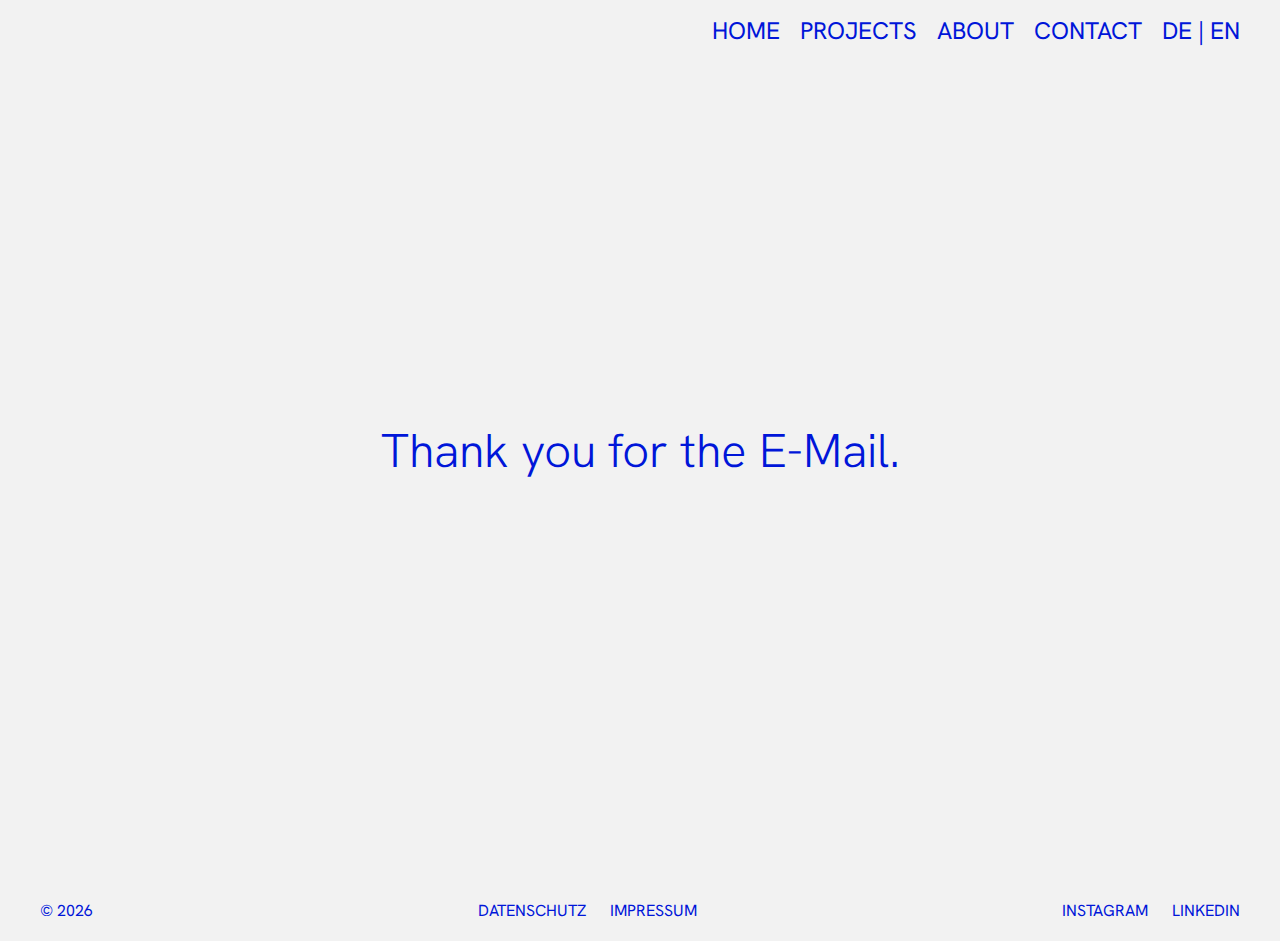
<file: thankyou.html>
<!DOCTYPE html>
<html lang="de">
  <head>
    <title>Micha Wempe</title>
    <link rel="icon" href="images/Favicon_Portfolio.svg" type="image/svg+xml" />

    <meta http-equiv="content-type" content="text/html; charset=utf-8" />
    <meta name="viewport" content="width=device-width,initial-scale=1" />
    

    <link rel="stylesheet" href="style.css" type="text/css" />
    <style>
        @import url('https://fonts.googleapis.com/css2?family=Hanken+Grotesk:wght@300;400&display=swap');
        </style>
  </head>

  <body>
    <div id="nav">
      <a href="index.html#homeContainer">Home</a>
      <a href="index.html#projectsContainer">Projects</a>
      <a href="index.html#aboutContainerCenter">About</a>
      <a href="index.html#contactContainer">Contact</a>
      <a href="#">de | en</a>
    </div>



   
    <div class="centerVer centerHor">
      <h1 >Thank you for the E-Mail.</h1>
    </div>

    

    <div id="footer">
      <a
        >&copy;
        <script>
          document.write(new Date().getFullYear());
        </script>
      </a>

      <div>
        <a>Datenschutz</a>
        <a>Impressum</a>
      </div>

      <div>
        <a>Instagram</a>
        <a>LinkedIn</a>
      </div>
    </div>
  </body>
</html>
</file>
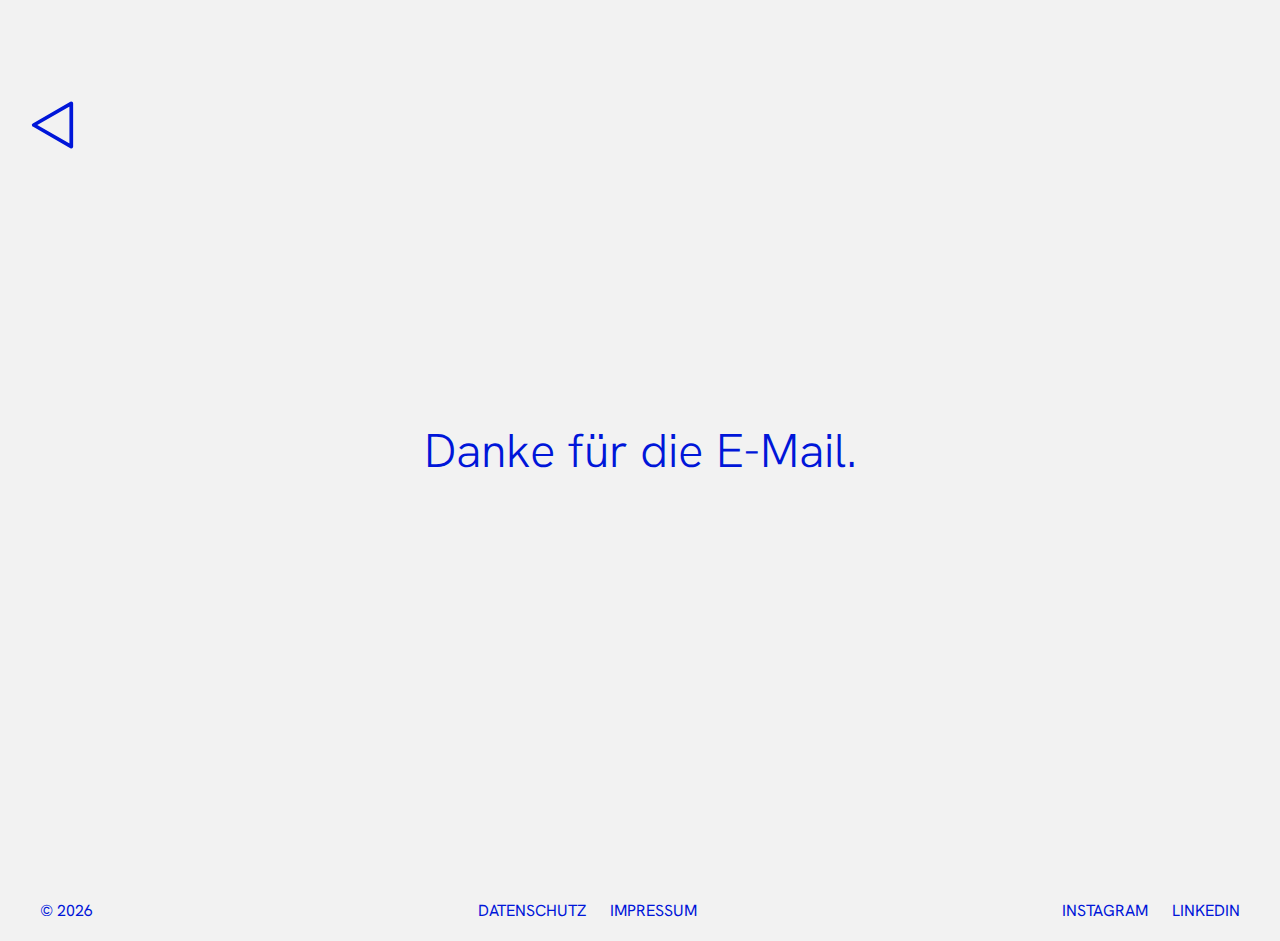
<file: thankyou_de.html>
<!DOCTYPE html>
<html lang="de">
  <head>
    <title>Micha Wempe</title>
    <link rel="icon" href="images/Favicon_Portfolio.svg" type="image/svg+xml" />

    <meta http-equiv="content-type" content="text/html; charset=utf-8" />
    <meta name="viewport" content="width=device-width,initial-scale=1" />
    

    <link rel="stylesheet" href="style.css" type="text/css" />
    <style>
        @import url('https://fonts.googleapis.com/css2?family=Hanken+Grotesk:wght@300;400&display=swap');
        </style>
  </head>

  <body>
    
    <a href="index_de.html"><img src="images/back.svg" class="back" /></a>

    <div class="centerVer centerHor">
      <h1>Danke für die E-Mail.</h1>
    </div>    

    <div id="footer">
      <a
        >&copy;
        <script>
          document.write(new Date().getFullYear());
        </script>
      </a>

      <div>
        <a href="privacy_de.html">Datenschutz</a>
        <a href="imprint_de.html">Impressum</a>
      </div>

      <div>
        <a>Instagram</a>
        <a>LinkedIn</a>
      </div>
    </div>
  </body>
</html>
</file>
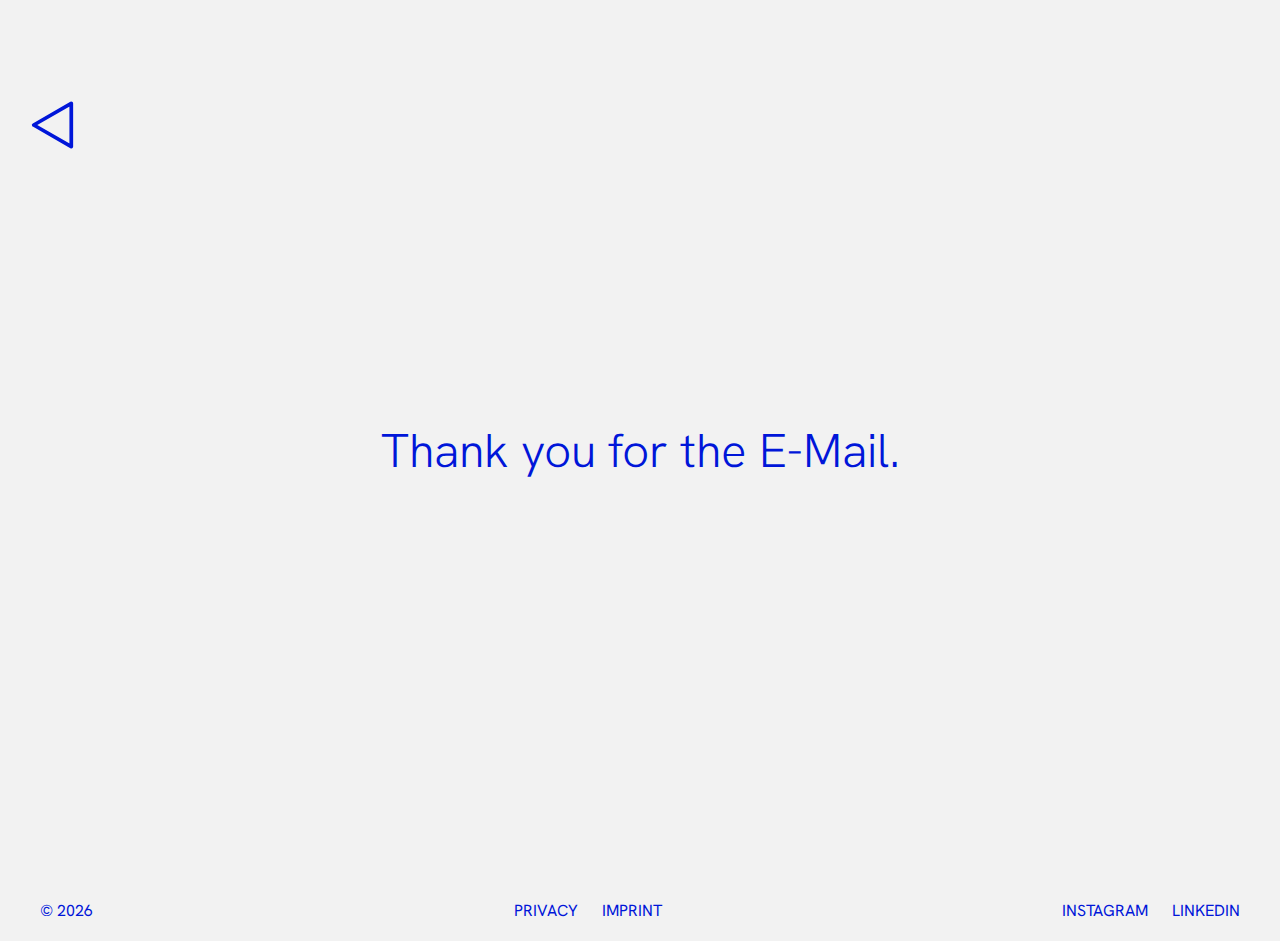
<file: thankyou_en.html>
<!DOCTYPE html>
<html lang="de">
  <head>
    <title>Micha Wempe</title>
    <link rel="icon" href="images/Favicon_Portfolio.svg" type="image/svg+xml" />

    <meta http-equiv="content-type" content="text/html; charset=utf-8" />
    <meta name="viewport" content="width=device-width,initial-scale=1" />

    <link rel="stylesheet" href="style.css" type="text/css" />
    <style>
      @import url("https://fonts.googleapis.com/css2?family=Hanken+Grotesk:wght@300;400&display=swap");
    </style>
  </head>

  <body>

    <a href="index_en.html"><img src="images/back.svg" class="back" /></a>

    <div class="centerVer centerHor">
      <h1>Thank you for the E-Mail.</h1>
    </div>

    <div id="footer">
      <a
        >&copy;
        <script>
          document.write(new Date().getFullYear());
        </script>
      </a>

      <div>
        <a href="privacy_en.html">Privacy</a>
        <a href="imprint_en.html">Imprint</a>
      </div>

      <div>
        <a>Instagram</a>
        <a>LinkedIn</a>
      </div>
    </div>
  </body>
</html>
</file>
<file: style.css>
/* global */

body {
  --bg-color: #f2f2f2;
  --main-color: #0016d9;

  --border-width: 2px;
  --border-radius: 15px;

  --headline-size: calc(0.8em + 2vw + 1vh);
  --small-headline-size: 1em;

  --short-text-size: calc(0.7em + 0.5vw + 0.25vh);

  --nav-size: 1.5em;
  --footer-size: 1em;

  --h2-size: calc(1.2em + 0.5vw + 0.25vh);
  --pricacy-h3-size: calc(1em + 0.5vw + 0.25vh);

  font-family: "Hanken Grotesk", sans-serif;
  font-weight: normal;
  color: var(--main-color);
  background-color: var(--bg-color);
  width: calc(100vw - 80px);
  margin: auto;
}

.closed {
  display: none !important;
}

h1 {
  font-size: var(--headline-size);
  margin: 0;
  font-weight: 300;
}

a {
  text-decoration: none;
  color: inherit;
  text-transform: uppercase;
  font-weight: 400;
}

.container {
  display: grid;
  grid-template-columns: repeat(7, 1fr);
  grid-template-rows: 1fr;
  grid-column-gap: 50px;
}

.container:not(#homeContainer) {
  padding-top: 100px;
}

p {
  font-size: var(--short-text-size);
  margin: 0;
  font-weight: 400;
}

.shortText {
  text-transform: uppercase;
}

.centerVer {
  min-height: 100vh;
  display: flex;
  align-items: center;
}

.centerHor {
  justify-content: center;
}

/* navgation */

#nav {
  display: flex;
  justify-content: flex-end;
  right: 40px;
  padding: 15px 0px 10px 10px;
  width: 100%;
  top: 0;
  position: fixed !important;
  background-color: var(--bg-color);
}

#nav a {
  font-size: var(--nav-size);
}

#logo {
  position: fixed;
  left: 40px;
  margin-top: -8px;
  font-size: 2em !important;
  text-transform: none;
}

#nav a:not(:last-child) {
  padding-right: 20px;
}

/* Home */

#homeContainer {
  height: 100vh;
}

#homeHeadline {
  margin-top: 70px;
  grid-column: 1 / span 4;
  grid-row: 1 / 1;
}

#homeTextOne {
  grid-column: 5 / span 3;
  grid-row: 1 / 1;
  margin-top: calc(50vh);
}

#homeTextTwo {
  margin-bottom: 50px;
  grid-column: 1 / span 2;
  grid-row: 1 / 1;
  align-self: end;
}

/* Projects Buttons */

#projectBoxContainer {
  grid-column: 1 / span 7;
  grid-row: 1 / 1;
  display: flex;
  flex-direction: column;
}

.projectBox {
  width: 100%;
  box-sizing: border-box;
  height: fit-content;
  border: solid;
  border-color: var(--main-color);
  border-radius: var(--border-radius);
  border-width: var(--border-width);
  display: flex;
  align-items: center;
  justify-content: space-between;
  height: fit-content;
  padding: 40px 60px;
  margin: 20px 0px;
}

.projectKeywords {
  display: flex;
  justify-self: end;
}

.projectKeywords a {
  border: solid;
  border-color: var(--main-color);
  border-radius: 10px;
  border-width: var(--border-width);
  margin: 5px;
  padding: 10px 20px;
  text-align: center;
}

#thumbnailImage {
  pointer-events: none;
  position: fixed;
  width: 400px !important;
  height: 300px !important;
  object-fit: contain;
}

.thumbImage {
  object-fit: fill;
  pointer-events: none;
  display: none;
  width: 100%;
  height: 250px;
  margin-left: -50%;
  margin-top: -30%;
  border: solid;
  border-color: var(--main-color);
  border-radius: var(--border-radius);
  border-width: var(--border-width);
}

.thumbImage.active {
  display: block;
}

/* Projects Pop-Up */

#projectPopUpContainer {
  position: fixed;
  width: calc(100% - 70px);
  height: calc(100% - 200px);
  top: 60px;
  border: solid;
  border-color: var(--main-color);
  border-radius: var(--border-radius);
  border-width: var(--border-width);

  display: flex;
  background-color: var(--bg-color);

  z-index: 1;
}

.cross {
  position: absolute;
  padding: 30px;
  right: 0px;
  height: 40px;
}

#projectArrows {
  position: fixed;
  bottom: 40px;
  width: calc(100% - 80px);

  display: flex;
  justify-content: space-between;
}

#arrow_left,
#arrow_right {
  height: 50px;
}

.projectText {
  padding-right: 15px;
}
#projectPopUpLeft {
  width: 50%;
  margin: 40px 20px 40px 40px;
}

#projectPopUpRight {
  width: 50%;
  margin: 100px 40px 40px 20px;
}

.projectImage {
  width: calc(100% - 20px);
  margin-bottom: 20px;
}

.projectImage:last-child {
  margin-bottom: 0px;
}

section {
  height: 100%;
  display: flex;
  flex-direction: column;
  scroll-snap-align: start;
  overflow-y: auto;
}

section::-webkit-scrollbar-track {
  border-radius: 10px;
  border: solid;
  border-width: var(--border-width);
  border-color: var(--main-color);
  background-color: var(--bg-color);
}

section::-webkit-scrollbar {
  width: 20px;
  margin-top: 30px !important;
  background-color: var(--bg-color);
}

section::-webkit-scrollbar-thumb {
  border-radius: 10px;
  border: solid;
  border-width: var(--border-width);
  border-color: var(--main-color);
  background-color: var(--bg-color);
}

.projectHeadline {
  margin-top: 0px;
  margin-bottom: 10px;
}

.projectKeywordsText {
  margin-bottom: 40px;
}

.awards {
  display: flex;
  margin-top: 50px;
}

.awards img {
  height: 80px;
  margin-right: 30px;
}

/* About */

#aboutContainer {
  height: fit-content;
}

#aboutPicture {
  grid-column: 1 / span 2;
  grid-row: 1 / 1;
  width: 100%;
  border-radius: var(--border-radius);
  align-self: center;
}

#aboutHeadline {
  grid-column: 3 / span 4;
  grid-row: 1 / 1;
  margin-top: -10px;
}

#aboutText {
  grid-column: 5 / span 3;
  grid-row: 1 / 1;
  align-self: end;
  margin-bottom: 10px;
}

.aboutTextNarrow {
  display: none;
}

.aboutTextWide {
  display: block;
}

/* Contact */

#contactContainer {
  margin-bottom: 20vh;
}

#contactContainerOne {
  grid-column: 1 / span 3;
  grid-row: 1 / 1;
  display: flex;
  flex-direction: column;
  justify-content: space-between;
}

#contactContainerTwo {
  grid-column: 4 / span 4;
  grid-row: 1 / 1;
}

h3 {
  text-transform: uppercase;
  font-size: var(--small-headline-size);
  margin-bottom: 3px;
  font-weight: 400;
}

input,
textarea {
  width: 100%;
  box-sizing: border-box;
  border-radius: 0;
  border-top-style: hidden;
  border-right-style: hidden;
  border-left-style: hidden;
  border-bottom-style: solid;
  border-color: var(--main-color);
  border-width: var(--border-width);
  font-family: "Hanken Grotesk", sans-serif;
  font-size: var(--short-text-size);
  color: var(--main-color);
  background-color: var(--bg-color);
  resize: none;
}

::placeholder {
  color: var(--main-color);
  opacity: 20%;
}

button {
  border: solid;
  border-radius: var(--border-radius);
  border-color: var(--main-color);
  border-width: var(--border-width);
  font-family: "Hanken Grotesk", sans-serif;
  font-size: var(--short-text-size);
  background-color: var(--bg-color);
  color: var(--main-color);
  padding: 10px 20px;
  margin-top: 30px;
}
/* Footer */

#footer {
  font-size: var(--footer-size);
  margin-bottom: 20px;
  display: flex;
  justify-content: space-between;
}

#footer a:first-child {
  margin-right: 20px;
}

/* Imprint & Privacy */

.back {
  top: 100px;
  left: 30px;
  height: 50px;
  position: fixed;
}

.privImpContainer {
  width: calc(500px + 20vw);
  margin: 100px 0px;
}

h2 {
  font-size: var(--h2-size);
  margin-top: 50px;
  font-weight: 400;
}

.privacyH3 {
  margin-top: 30px;
  margin-bottom: 10px;
  font-weight: 300;
  font-size: var(--h2-size);
}

.privacyH4 {
  margin-top: 20px;
  margin-bottom: 10px;
}

li {
  font-size: var(--short-text-size);
  margin-bottom: 10px;
  font-weight: 400;
}



@media screen and (max-width: 1300px) {
  .projectBox {
    flex-direction: column;
    align-items: baseline;
  }

  .projectKeywords {
    margin-top: 10px;
  }

  #aboutPicture {
    grid-column: 1 / span 3;
  }

  #aboutText {
    align-self: start;
    grid-column: 4 / span 4;
    grid-row: 1 / 1;
    margin-top: 10px;
  }

  #aboutHeadline {
    display: none;
  }

  .aboutTextNarrow {
    display: block;
  }

  .aboutTextWide {
    display: none !important;
  }
}

@media screen and (max-width: 1000px) {

  #nav a:not(#languageButton){
    display: none;
  }
  
  #projectPopUpContainer {
    flex-direction: column;
    box-sizing: border-box;
    width: calc(100% - 60px);
    height: calc(100% - 150px);
    top: 30px;
  }

  #projectArrows {
    position: fixed;
    bottom: 40px;
    width: calc(100% - 60px);
  }

  #arrow_left, #arrow_right {
    height: 43px;
}

  #projectPopUpLeft,
  #projectPopUpRight {
    width: calc(100% - 60px);
  }

  #projectPopUpLeft {
    width: calc(100% - 60px);
    height: 30%;
    margin: 100px 30px 30px 30px;
  }

  #projectPopUpLeft section {
    overflow-y: none;
    overflow-x: scroll;
    flex-direction: row;
    height: 100%;
  }

  #projectPopUpLeft section {
    overflow-y: none;
    overflow-x: scroll;
    flex-direction: row;
    height: 100%;
  }

  #projectPopUpRight {
    height: calc(70% - 170px);
    margin: 10px 30px 30px 30px;
  }

  .projectImage {
    height: calc(100% - 20px);
    width: fit-content;
    margin-right: 20px;
  }

  .projectImage:last-child {
    margin-right: 0px;
  }
}

@media screen and (max-width: 750px) {
  body {
    width: calc(100% - 60px);
  }

  #aboutPicture {
    align-self: start;
    object-position: 0px -50px;
    grid-column: 1 / span 7;
    height: 400px;
    object-fit: cover;
  }

  #aboutText {
    margin-top: 440px;
    grid-column: 1 / span 7;
  }

  #homeHeadline {
    grid-column: 1 / span 7;
    margin-top: 50px;
  }
  #homeTextOne {
    grid-column: 3 / span 5;
  }

  #homeTextTwo {
    grid-column: 1 / span 5;
  }
}

@media only screen and (min-width: 320px) and (max-width: 480px) {
  body {
    width: calc(100% - 40px);
  }

  #homeTextTwo {
    margin-bottom: 100px;
  }

  #homeTextOne {
    margin-top: 40vh;
  }

  .projectKeywords {
    display: none;
  }

  .cross {
    height: 30px;
    padding-right: 20px;
    padding-top: 20px;
  }

  #projectArrows {
    position: fixed;
    bottom: 20px;
  }
  #arrow_left,
#arrow_right {
  height: 35px;
}

  #projectPopUpContainer {
    box-sizing: border-box;
    width: calc(100% - 40px);
    height: calc(100% - 100px);
    top: 20px;
  }

  #projectPopUpLeft,
  #projectPopUpRight {
    width: 100%;
  }

  #projectPopUpLeft {
    margin: 70px 20px 20px 20px;
  }

  #projectPopUpRight {
    margin: 0px 20px 20px 20px;
    height: calc(70% - 110px);
  }

  section {
    width: calc(100% - 40px);
  }

  .awards {
    flex-flow: wrap;
    margin-top: 20px;
  }

  .awards img {
    margin-top: 20px;
  }

  section::-webkit-scrollbar {
    height: 15px;
    width: 15px;
  }

  .projectImage:last-child {
    margin-right: -20px;
  }

  #projectArrows {
    width: calc(100% - 40px);
  }

  #aboutPicture {
    object-position: 0px -20px;
  }

  #contactContainer {
    display: block;
  }

  #contactContainerTwo {
    margin-top: 50px;
  }
}
</file>
